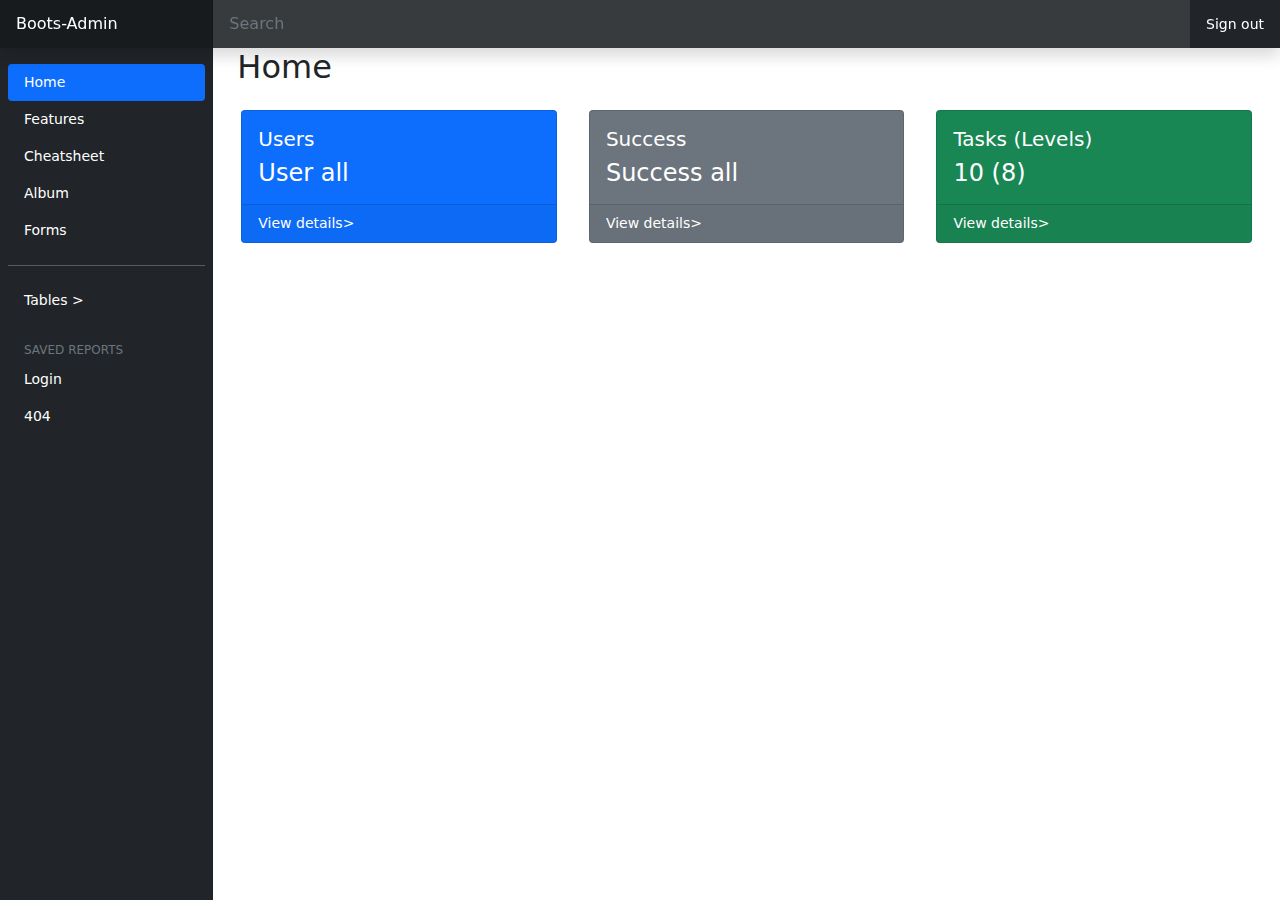
<file: index.html>
<!DOCTYPE html>
<html lang="uz">
<head>
	<meta charset="utf-8">
	<meta name="viewport" content="width=device-width, initial-scale=1">
	<meta name="description" content="">
	<meta name="author" content="LifePC GrouP">
	<title>Home</title>

	<!-- Bootstrap core CSS -->
	<link href="assets/css/bootstrap.min.css" rel="stylesheet">

	<!-- Custom styles for this template -->
	<link href="assets/css/home.style.css" rel="stylesheet">
</head>
<body>

	<header class="navbar navbar-dark sticky-top bg-dark flex-md-nowrap p-0 shadow">
		<a class="navbar-brand col-md-3 col-lg-2 me-0 px-3" href="#">Boots-Admin</a>
		<button class="navbar-toggler position-absolute d-md-none collapsed" type="button" data-bs-toggle="collapse" data-bs-target="#sidebarMenu" aria-controls="sidebarMenu" aria-expanded="false" aria-label="Toggle navigation">
			<span class="navbar-toggler-icon"></span>
		</button>
		<input class="form-control form-control-dark w-100" type="text" placeholder="Search" aria-label="Search">
		<ul class="navbar-nav px-3">
			<li class="nav-item text-nowrap">
				<a class="nav-link text-white" href="#">Sign out</a>
			</li>
		</ul>
	</header>

	<div class="container-fluid">
		<div class="row">
			<nav id="sidebarMenu" class="col-md-3 col-lg-2 d-md-block sidebar collapse text-white bg-dark pt-5 p-2">
				<div class="position-sticky pt-3">
					<ul class="nav flex-column nav-pills mb-auto">
						<li class="nav-item">
							<a class="nav-link text-white active" href="#">Home</a>
						</li>
						<li class="nav-item">
							<a class="nav-link text-white" href="features.html">Features</a>
						</li>
						<li class="nav-item">
							<a class="nav-link text-white" href="cheatsheet.html">Cheatsheet</a>
						</li>
						<li class="nav-item">
			                <a class="nav-link text-white" href="album.html">Album</a>
			            </li>
			            <li class="nav-item">
			              <a class="nav-link text-white" href="forms.html">Forms</a>
			            </li>
			            <hr>
						<li class="nav-item ">
			              <a class="nav-link px-3 text-white collapsed" data-bs-toggle="collapse" href="#layouts">
			                <span>Tables</span>
			                <span class="ms-auto">
			                  <span class="right-icon">></span>
			                </span>
			              </a>
			              <div class="collapse" id="layouts" style="">
			                <ul class="navbar-nav ps-3">
			                  <li>
			                    <a href="tables.html" class="nav-link text-white px-3">
			                      <span>Tables</span>
			                    </a>
			                  </li>
			                  <li>
			                    <a href="data-tables.html" class="nav-link text-white px-3">
			                      <span>Data Tables</span>
			                    </a>
			                  </li>
			                </ul>
			              </div>
			            </li>
					</ul>

					<h6 class="sidebar-heading d-flex justify-content-between align-items-center px-3 mt-4 mb-1 text-muted">
						<span>Saved reports</span>
						<a class="link-secondary" href="#" aria-label="Add a new report">
							<span data-feather="plus-circle"></span>
						</a>
					</h6>
					<ul class="nav flex-column mb-2"><ul class="nav flex-column mb-2">
						<li class="nav-item">
				            <a class="nav-link text-white" href="login.html">
				              Login
				        	</a>
				        </li>
				        <li class="nav-item">
							<a class="nav-link text-white" href="404.html">
				              404
				        	</a>
				        </li>
					</ul>
					</ul>
				</div>
			</nav>

			<main class="col-md-9 ms-sm-auto col-lg-10 px-md-4">
				<h2>Home</h2>
				<div class="row">

				  <div class="col-lg-4 p-3">
				    <div class="card text-white bg-primary mb-3" >
				      <div class="card-body">
				        <div class="row">
				          <div class="col-md-8">
				            <h5 class="card-title">Users</h5>
				            <h4 class="card-text">User all</h4>
				          </div>
				          <div class="col-md-4">
				            <p class="display-4"><i class="fas fa-users"></i></p>
				          </div>
				        </div>
				        
				      </div>
				      <div class="card-footer pl-5"><a class="text-white text-decoration-none" href="#">View details></a></div>
				    </div>
				  </div>

				  <div class="col-lg-4 p-3">          
				    <div class="card text-white bg-secondary mb-3" >
				      <div class="card-body">
				        <div class="row">
				          <div class="col-md-8">
				            <h5 class="card-title">Success</h5>
				            <h4 class="card-text">Success all</h4>
				          </div>
				          <div class="col-md-4">
				            <p class="display-4"><i class="fas fa-tasks"></i></p>
				          </div>
				        </div>
				      </div>
				      <div class="card-footer pl-5"><a class="text-white text-decoration-none" href="">View details></a></div>
				    </div>
				  </div>

				  <div class="col-lg-4 p-3">          
				    <div class="card text-white bg-success mb-3" >
				      <div class="card-body">
				        <div class="row">
				          <div class="col-md-8">
				            <h5 class="card-title">Tasks (Levels)</h5>
				            <h4 class="card-text">10 (8)</h4>
				          </div>
				          <div class="col-md-4">
				            <p class="display-4"><i class="fas fa-file-alt"></i></p>
				          </div>
				        </div>
				      </div>
				      <div class="card-footer pl-5"><a class="text-white text-decoration-none"  href="">View details></a></div>
				    </div>
				  </div>
				  
				</div>
			</main>
		</div>
	</div>


	<script src="assets/js/bootstrap.bundle.min.js"></script>
</body>
</html>
</file>
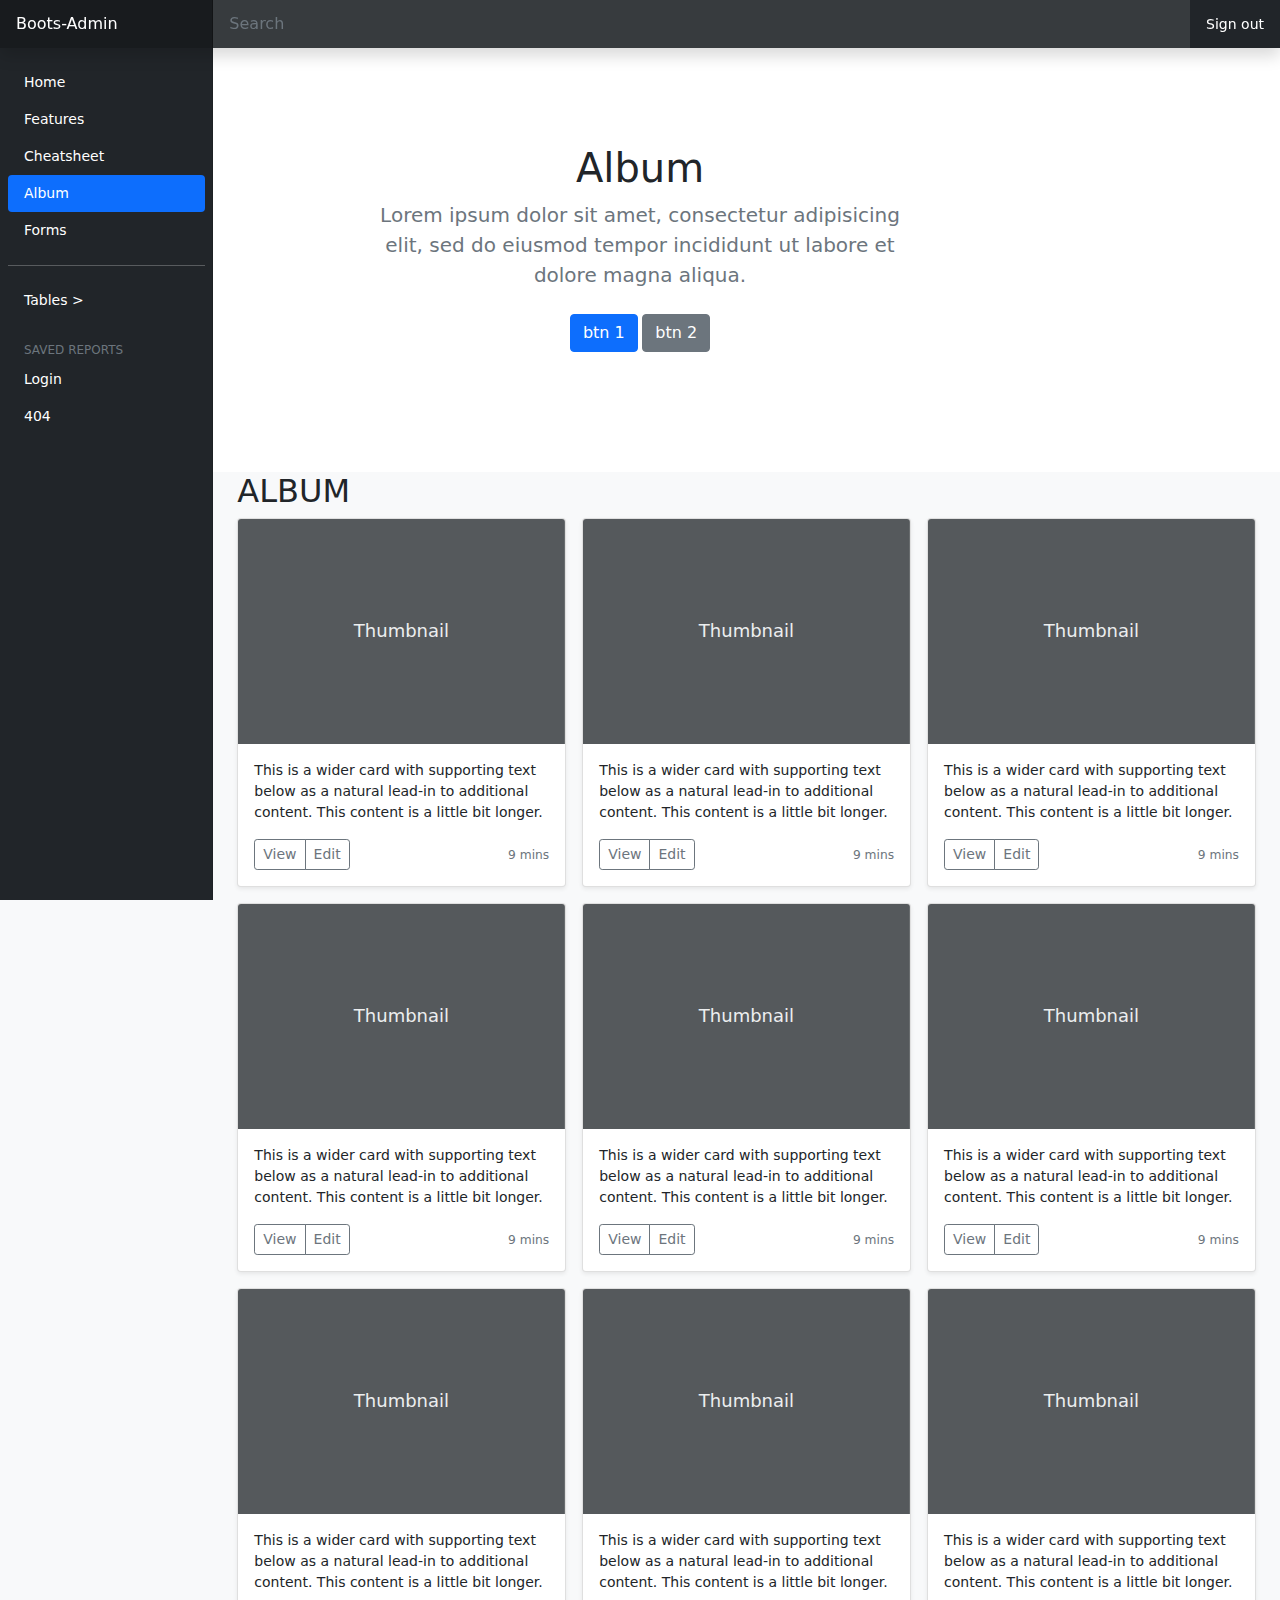
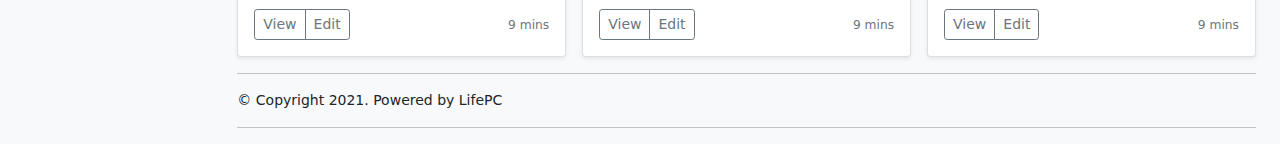
<file: album.html>
<!DOCTYPE html>
<html lang="uz">
<head>
  <meta charset="utf-8">
  <meta name="viewport" content="width=device-width, initial-scale=1">
  <meta name="description" content="">
  <meta name="author" content="LifePC GrouP">
  <title>Album</title>

  <!-- Bootstrap core CSS -->
  <link href="assets/css/bootstrap.min.css" rel="stylesheet">

  <!-- Custom styles for this template -->
  <link href="assets/css/home.style.css" rel="stylesheet">    
</head>
<body>

  <header class="navbar navbar-dark sticky-top bg-dark flex-md-nowrap p-0 shadow">
    <a class="navbar-brand col-md-3 col-lg-2 me-0 px-3" href="#">Boots-Admin</a>
    <button class="navbar-toggler position-absolute d-md-none collapsed" type="button" data-bs-toggle="collapse" data-bs-target="#sidebarMenu" aria-controls="sidebarMenu" aria-expanded="false" aria-label="Toggle navigation">
      <span class="navbar-toggler-icon"></span>
    </button>
    <input class="form-control form-control-dark w-100" type="text" placeholder="Search" aria-label="Search">
    <ul class="navbar-nav px-3">
      <li class="nav-item text-nowrap">
        <a class="nav-link text-white" href="#">Sign out</a>
      </li>
    </ul>
  </header>

  <main>

    <section class="py-5 text-center container">
      <div class="row py-lg-5">
        <div class="col-lg-6 col-md-8 mx-auto">
          <h1 class="fw-light">Album </h1>
          <p class="lead text-muted">Lorem ipsum dolor sit amet, consectetur adipisicing elit, sed do eiusmod tempor incididunt ut labore et dolore magna aliqua.</p>
          <p>
            <a href="#" class="btn btn-primary my-2">btn 1</a>
            <a href="#" class="btn btn-secondary my-2">btn 2</a>
          </p>
        </div>
      </div>
    </section>
    <div class="container-fluid album bg-light">
      <div class="row">
        <nav id="sidebarMenu" class="col-md-3 col-lg-2 d-md-block sidebar collapse text-white bg-dark pt-5 p-2">
          <div class="position-sticky pt-3">
            <ul class="nav flex-column nav-pills mb-auto">
              <li class="nav-item">
                <a class="nav-link text-white" href="index.html">Home</a>
              </li>
              <li class="nav-item">
                <a class="nav-link text-white" href="features.html">Features</a>
              </li>
              <li class="nav-item">
                <a class="nav-link text-white" href="cheatsheet.html">Cheatsheet</a>
              </li>
              <li class="nav-item">
                <a class="nav-link text-white active" href="#">Album</a>
              </li>
              <li class="nav-item">
                <a class="nav-link text-white" href="forms.html">Forms</a>
              </li>
              <hr>
              <li class="nav-item ">
                <a class="nav-link px-3 text-white collapsed" data-bs-toggle="collapse" href="#layouts">
                  <span>Tables</span>
                  <span class="ms-auto">
                    <span class="right-icon">></span>
                  </span>
                </a>
                <div class="collapse" id="layouts" style="">
                  <ul class="navbar-nav ps-3">
                    <li>
                      <a href="tables.html" class="nav-link text-white px-3">
                        <span>Tables</span>
                      </a>
                    </li>
                    <li>
                      <a href="data-tables.html" class="nav-link text-white px-3">
                        <span>Data Tables</span>
                      </a>
                    </li>
                  </ul>
                </div>
              </li>
            </ul>

            <h6 class="sidebar-heading d-flex justify-content-between align-items-center px-3 mt-4 mb-1 text-muted">
              <span>Saved reports</span>
              <a class="link-secondary" href="#" aria-label="Add a new report">
                <span data-feather="plus-circle"></span>
              </a>
            </h6>
            <ul class="nav flex-column mb-2"><ul class="nav flex-column mb-2">
              <li class="nav-item">
                <a class="nav-link text-white" href="login.html">
                  Login
                </a>
              </li>
              <li class="nav-item">
                <a class="nav-link text-white" href="404.html">
                  404
                </a>
              </li>
            </ul>
          </ul>
        </div>
      </nav>

      <main class="col-md-9 ms-sm-auto col-lg-10 px-md-4">
        <h2>ALBUM</h2>
        
        <div class="row row-cols-1 row-cols-sm-2 row-cols-md-3 g-3">
          <div class="col">
            <div class="card shadow-sm">
              <svg class="bd-placeholder-img card-img-top" width="100%" height="225" xmlns="http://www.w3.org/2000/svg" role="img" aria-label="Placeholder: Thumbnail" preserveAspectRatio="xMidYMid slice" focusable="false"><title>Placeholder</title><rect width="100%" height="100%" fill="#55595c"/><text x="50%" y="50%" fill="#eceeef" dy=".3em">Thumbnail</text></svg>

              <div class="card-body">
                <p class="card-text">This is a wider card with supporting text below as a natural lead-in to additional content. This content is a little bit longer.</p>
                <div class="d-flex justify-content-between align-items-center">
                  <div class="btn-group">
                    <button type="button" class="btn btn-sm btn-outline-secondary">View</button>
                    <button type="button" class="btn btn-sm btn-outline-secondary">Edit</button>
                  </div>
                  <small class="text-muted">9 mins</small>
                </div>
              </div>
            </div>
          </div>
          <div class="col">
            <div class="card shadow-sm">
              <svg class="bd-placeholder-img card-img-top" width="100%" height="225" xmlns="http://www.w3.org/2000/svg" role="img" aria-label="Placeholder: Thumbnail" preserveAspectRatio="xMidYMid slice" focusable="false"><title>Placeholder</title><rect width="100%" height="100%" fill="#55595c"/><text x="50%" y="50%" fill="#eceeef" dy=".3em">Thumbnail</text></svg>

              <div class="card-body">
                <p class="card-text">This is a wider card with supporting text below as a natural lead-in to additional content. This content is a little bit longer.</p>
                <div class="d-flex justify-content-between align-items-center">
                  <div class="btn-group">
                    <button type="button" class="btn btn-sm btn-outline-secondary">View</button>
                    <button type="button" class="btn btn-sm btn-outline-secondary">Edit</button>
                  </div>
                  <small class="text-muted">9 mins</small>
                </div>
              </div>
            </div>
          </div>
          <div class="col">
            <div class="card shadow-sm">
              <svg class="bd-placeholder-img card-img-top" width="100%" height="225" xmlns="http://www.w3.org/2000/svg" role="img" aria-label="Placeholder: Thumbnail" preserveAspectRatio="xMidYMid slice" focusable="false"><title>Placeholder</title><rect width="100%" height="100%" fill="#55595c"/><text x="50%" y="50%" fill="#eceeef" dy=".3em">Thumbnail</text></svg>

              <div class="card-body">
                <p class="card-text">This is a wider card with supporting text below as a natural lead-in to additional content. This content is a little bit longer.</p>
                <div class="d-flex justify-content-between align-items-center">
                  <div class="btn-group">
                    <button type="button" class="btn btn-sm btn-outline-secondary">View</button>
                    <button type="button" class="btn btn-sm btn-outline-secondary">Edit</button>
                  </div>
                  <small class="text-muted">9 mins</small>
                </div>
              </div>
            </div>
          </div>

          <div class="col">
            <div class="card shadow-sm">
              <svg class="bd-placeholder-img card-img-top" width="100%" height="225" xmlns="http://www.w3.org/2000/svg" role="img" aria-label="Placeholder: Thumbnail" preserveAspectRatio="xMidYMid slice" focusable="false"><title>Placeholder</title><rect width="100%" height="100%" fill="#55595c"/><text x="50%" y="50%" fill="#eceeef" dy=".3em">Thumbnail</text></svg>

              <div class="card-body">
                <p class="card-text">This is a wider card with supporting text below as a natural lead-in to additional content. This content is a little bit longer.</p>
                <div class="d-flex justify-content-between align-items-center">
                  <div class="btn-group">
                    <button type="button" class="btn btn-sm btn-outline-secondary">View</button>
                    <button type="button" class="btn btn-sm btn-outline-secondary">Edit</button>
                  </div>
                  <small class="text-muted">9 mins</small>
                </div>
              </div>
            </div>
          </div>
          <div class="col">
            <div class="card shadow-sm">
              <svg class="bd-placeholder-img card-img-top" width="100%" height="225" xmlns="http://www.w3.org/2000/svg" role="img" aria-label="Placeholder: Thumbnail" preserveAspectRatio="xMidYMid slice" focusable="false"><title>Placeholder</title><rect width="100%" height="100%" fill="#55595c"/><text x="50%" y="50%" fill="#eceeef" dy=".3em">Thumbnail</text></svg>

              <div class="card-body">
                <p class="card-text">This is a wider card with supporting text below as a natural lead-in to additional content. This content is a little bit longer.</p>
                <div class="d-flex justify-content-between align-items-center">
                  <div class="btn-group">
                    <button type="button" class="btn btn-sm btn-outline-secondary">View</button>
                    <button type="button" class="btn btn-sm btn-outline-secondary">Edit</button>
                  </div>
                  <small class="text-muted">9 mins</small>
                </div>
              </div>
            </div>
          </div>
          <div class="col">
            <div class="card shadow-sm">
              <svg class="bd-placeholder-img card-img-top" width="100%" height="225" xmlns="http://www.w3.org/2000/svg" role="img" aria-label="Placeholder: Thumbnail" preserveAspectRatio="xMidYMid slice" focusable="false"><title>Placeholder</title><rect width="100%" height="100%" fill="#55595c"/><text x="50%" y="50%" fill="#eceeef" dy=".3em">Thumbnail</text></svg>

              <div class="card-body">
                <p class="card-text">This is a wider card with supporting text below as a natural lead-in to additional content. This content is a little bit longer.</p>
                <div class="d-flex justify-content-between align-items-center">
                  <div class="btn-group">
                    <button type="button" class="btn btn-sm btn-outline-secondary">View</button>
                    <button type="button" class="btn btn-sm btn-outline-secondary">Edit</button>
                  </div>
                  <small class="text-muted">9 mins</small>
                </div>
              </div>
            </div>
          </div>

          <div class="col">
            <div class="card shadow-sm">
              <svg class="bd-placeholder-img card-img-top" width="100%" height="225" xmlns="http://www.w3.org/2000/svg" role="img" aria-label="Placeholder: Thumbnail" preserveAspectRatio="xMidYMid slice" focusable="false"><title>Placeholder</title><rect width="100%" height="100%" fill="#55595c"/><text x="50%" y="50%" fill="#eceeef" dy=".3em">Thumbnail</text></svg>

              <div class="card-body">
                <p class="card-text">This is a wider card with supporting text below as a natural lead-in to additional content. This content is a little bit longer.</p>
                <div class="d-flex justify-content-between align-items-center">
                  <div class="btn-group">
                    <button type="button" class="btn btn-sm btn-outline-secondary">View</button>
                    <button type="button" class="btn btn-sm btn-outline-secondary">Edit</button>
                  </div>
                  <small class="text-muted">9 mins</small>
                </div>
              </div>
            </div>
          </div>
          <div class="col">
            <div class="card shadow-sm">
              <svg class="bd-placeholder-img card-img-top" width="100%" height="225" xmlns="http://www.w3.org/2000/svg" role="img" aria-label="Placeholder: Thumbnail" preserveAspectRatio="xMidYMid slice" focusable="false"><title>Placeholder</title><rect width="100%" height="100%" fill="#55595c"/><text x="50%" y="50%" fill="#eceeef" dy=".3em">Thumbnail</text></svg>

              <div class="card-body">
                <p class="card-text">This is a wider card with supporting text below as a natural lead-in to additional content. This content is a little bit longer.</p>
                <div class="d-flex justify-content-between align-items-center">
                  <div class="btn-group">
                    <button type="button" class="btn btn-sm btn-outline-secondary">View</button>
                    <button type="button" class="btn btn-sm btn-outline-secondary">Edit</button>
                  </div>
                  <small class="text-muted">9 mins</small>
                </div>
              </div>
            </div>
          </div>
          <div class="col">
            <div class="card shadow-sm">
              <svg class="bd-placeholder-img card-img-top" width="100%" height="225" xmlns="http://www.w3.org/2000/svg" role="img" aria-label="Placeholder: Thumbnail" preserveAspectRatio="xMidYMid slice" focusable="false"><title>Placeholder</title><rect width="100%" height="100%" fill="#55595c"/><text x="50%" y="50%" fill="#eceeef" dy=".3em">Thumbnail</text></svg>

              <div class="card-body">
                <p class="card-text">This is a wider card with supporting text below as a natural lead-in to additional content. This content is a little bit longer.</p>
                <div class="d-flex justify-content-between align-items-center">
                  <div class="btn-group">
                    <button type="button" class="btn btn-sm btn-outline-secondary">View</button>
                    <button type="button" class="btn btn-sm btn-outline-secondary">Edit</button>
                  </div>
                  <small class="text-muted">9 mins</small>
                </div>
              </div>
            </div>
          </div>
        </div>
                
        <hr>
            <p class="mb-1">&copy; Copyright 2021. Powered by LifePC</p>
        <hr>
      </main>
    </div>
  </div>

<script src="assets/js/bootstrap.bundle.min.js"></script>


</body>
</html>
</file>
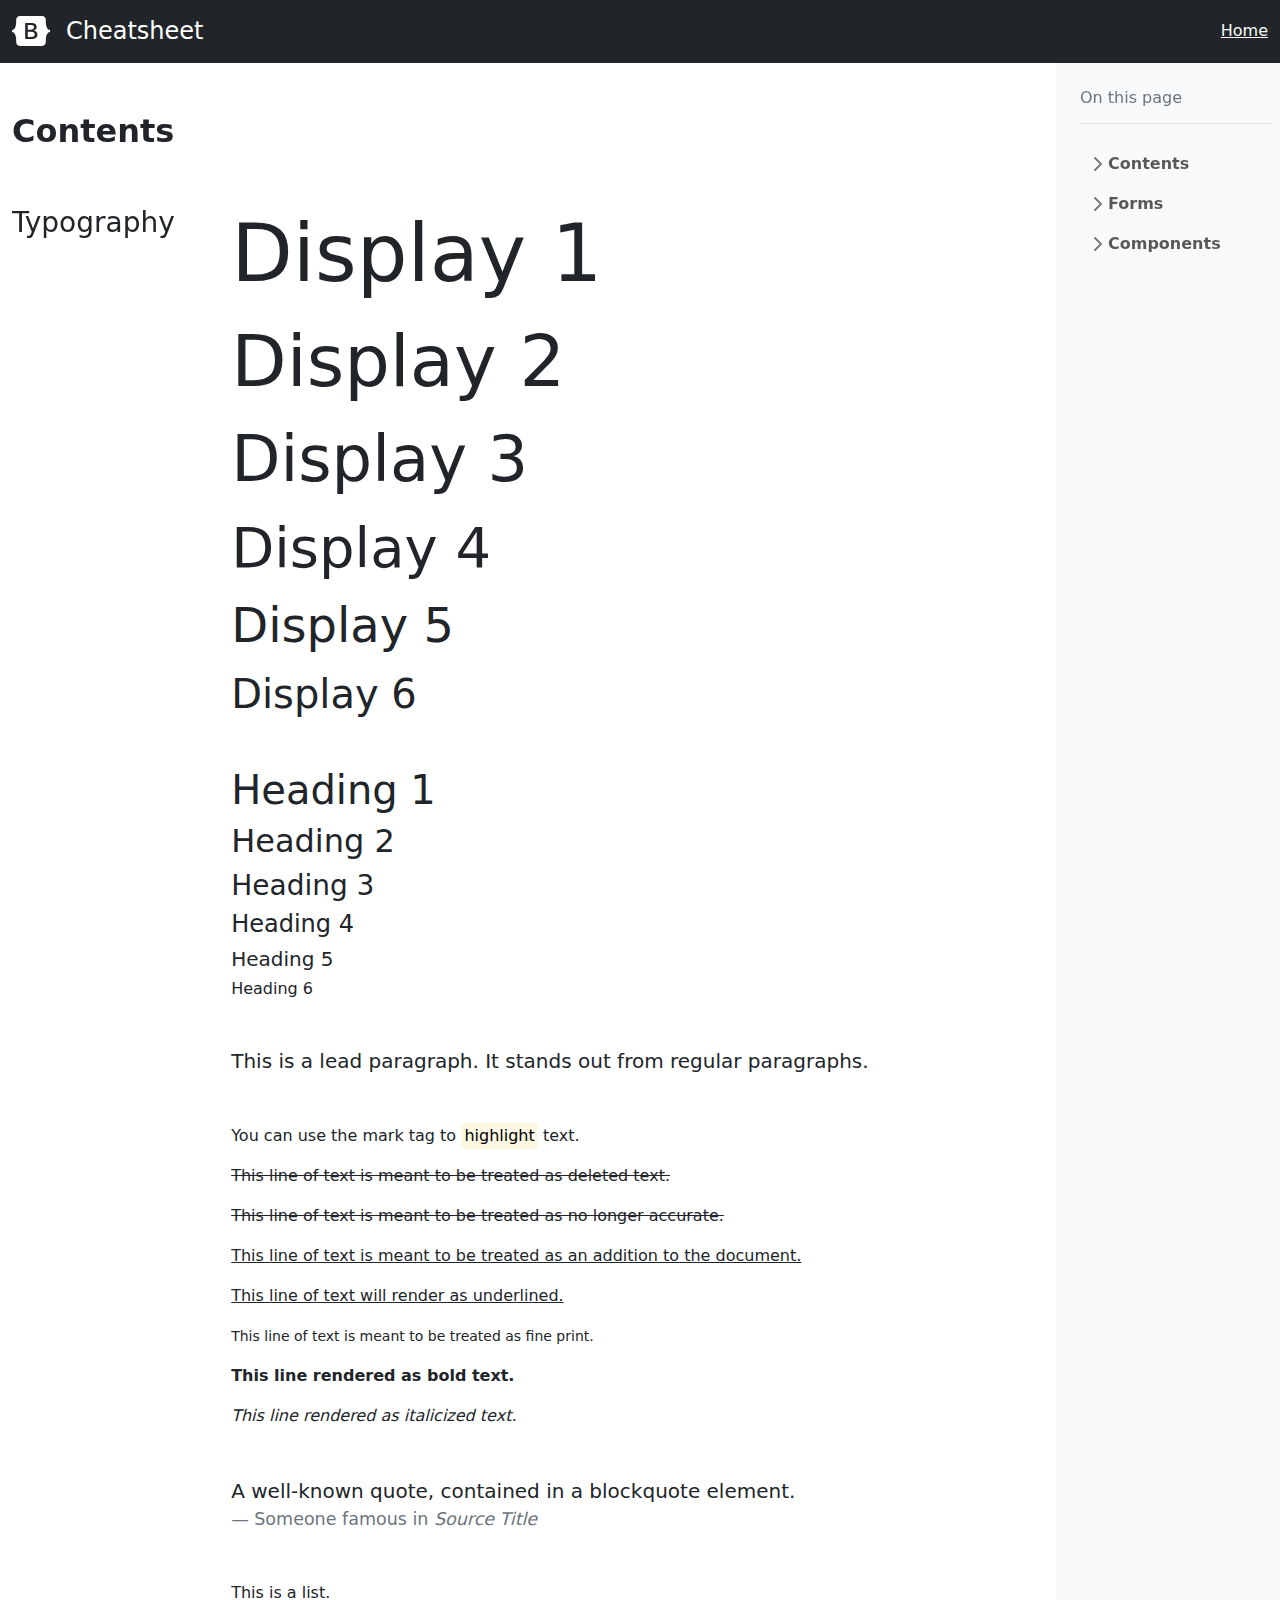
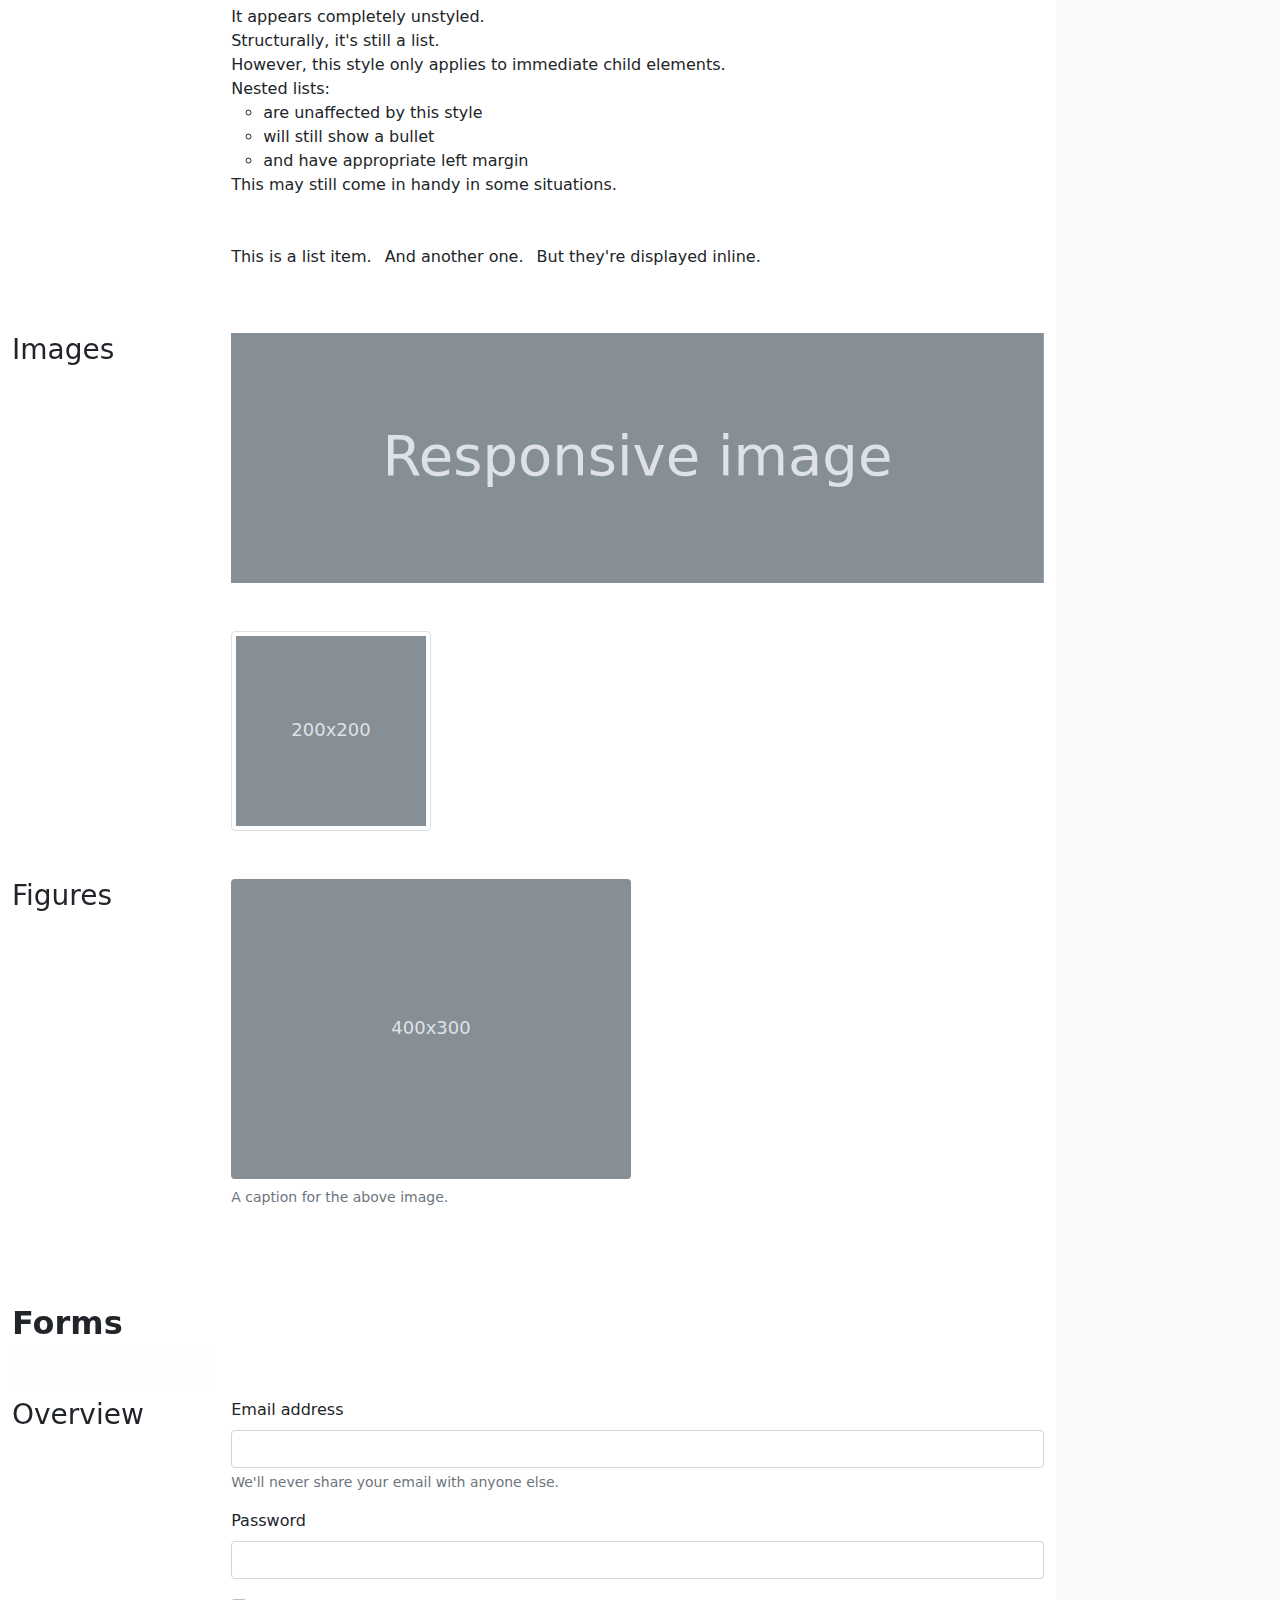
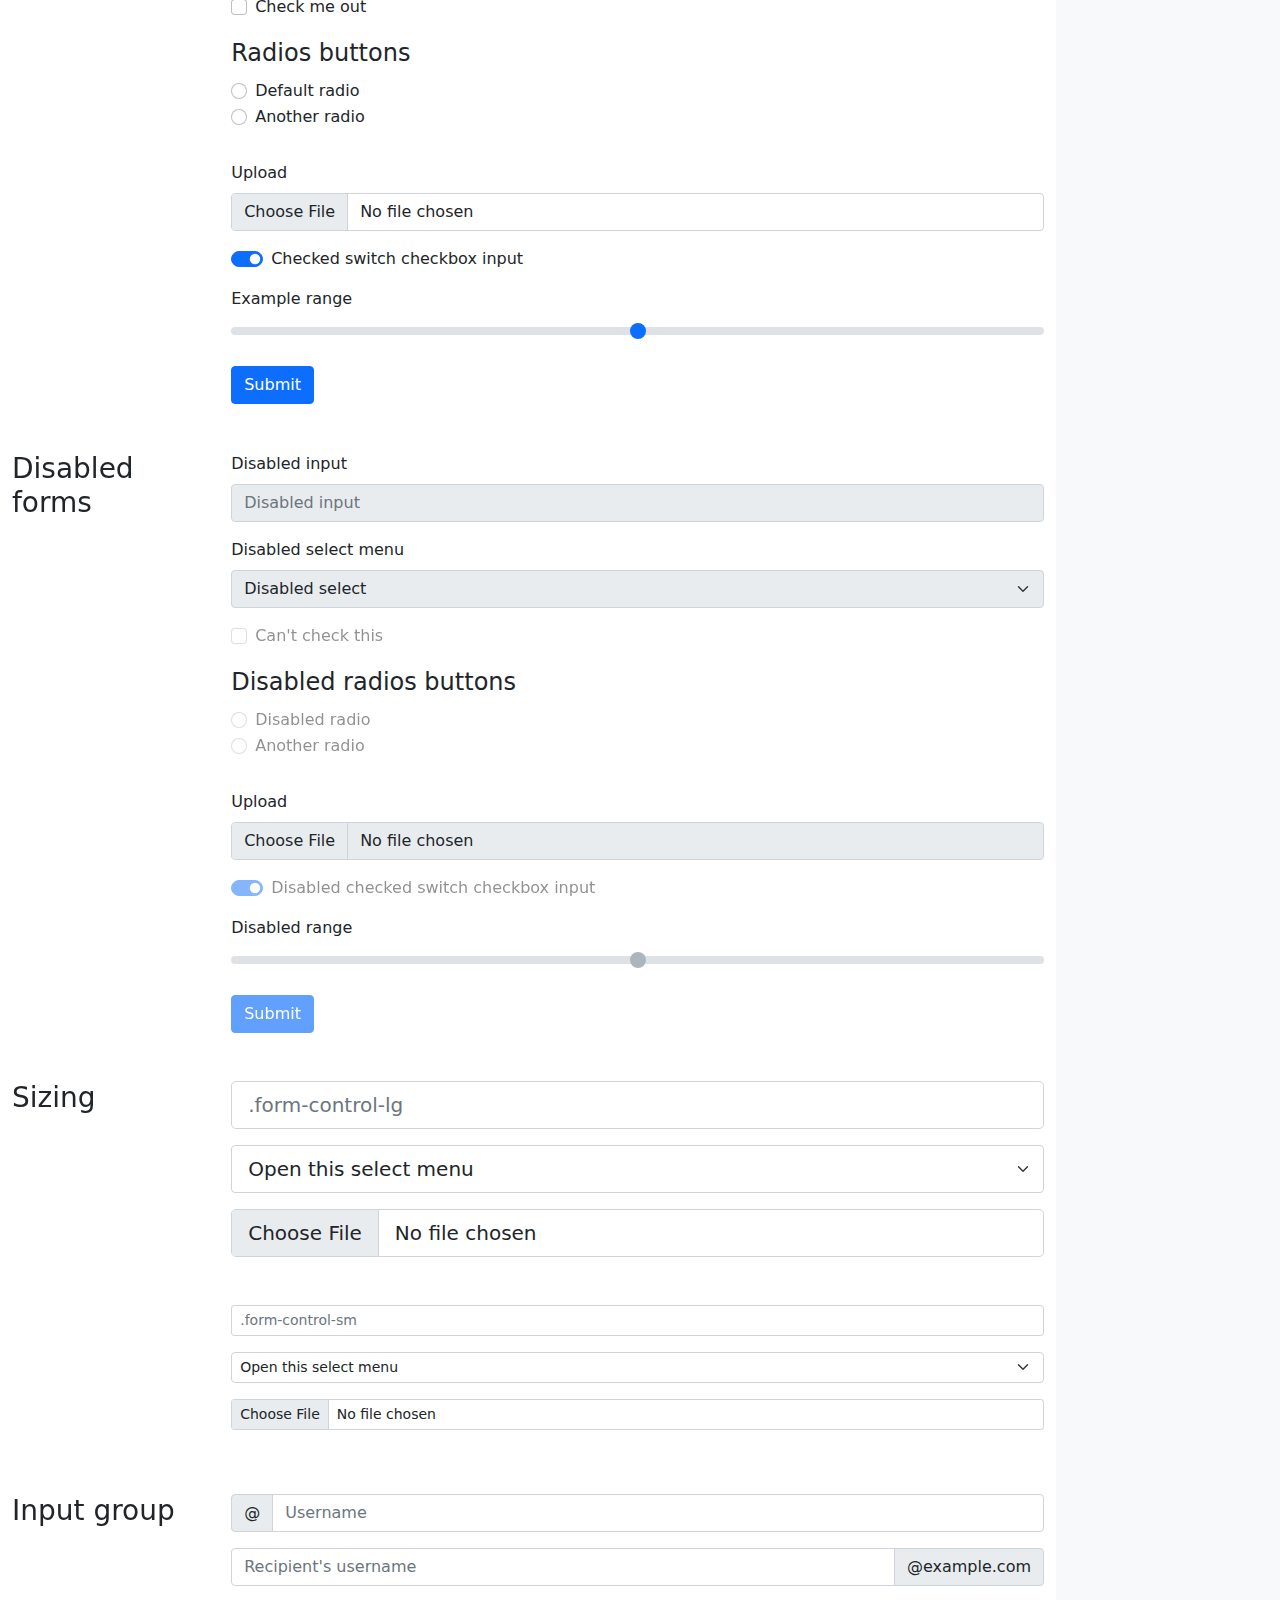
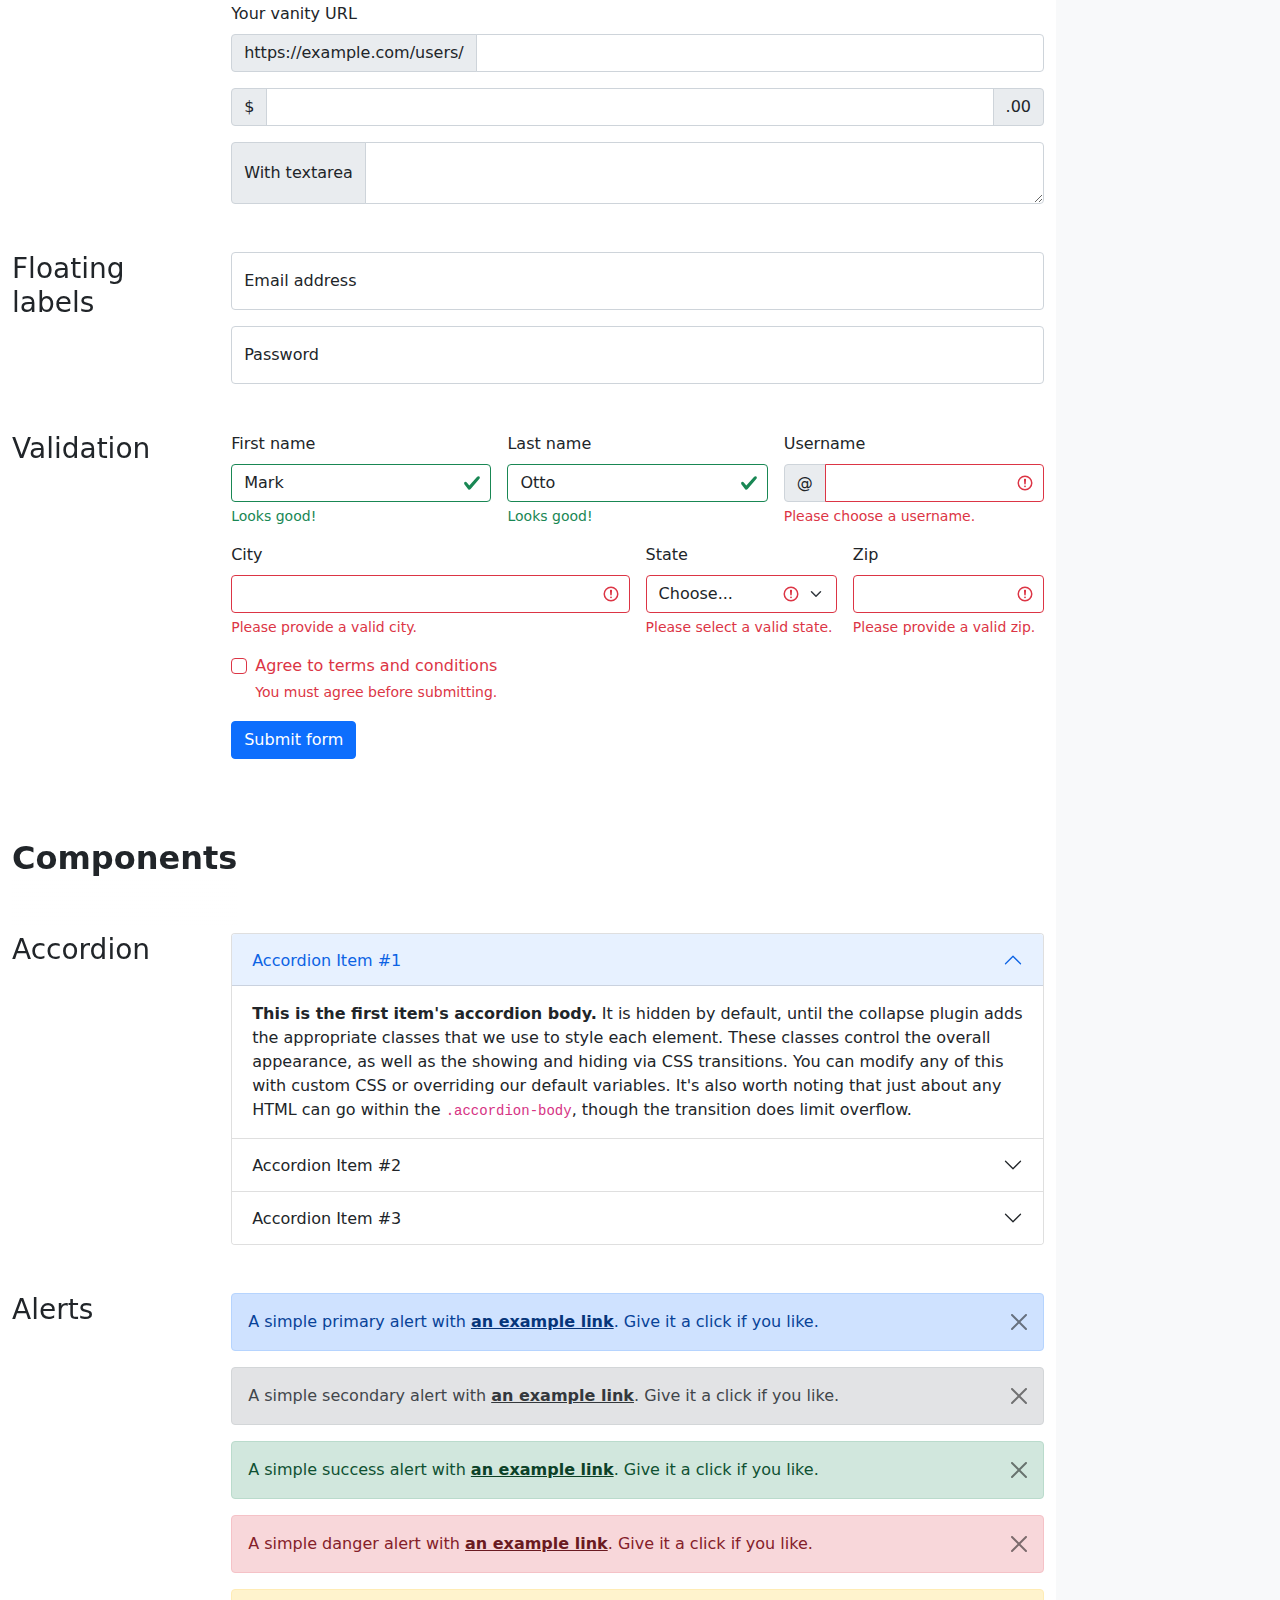
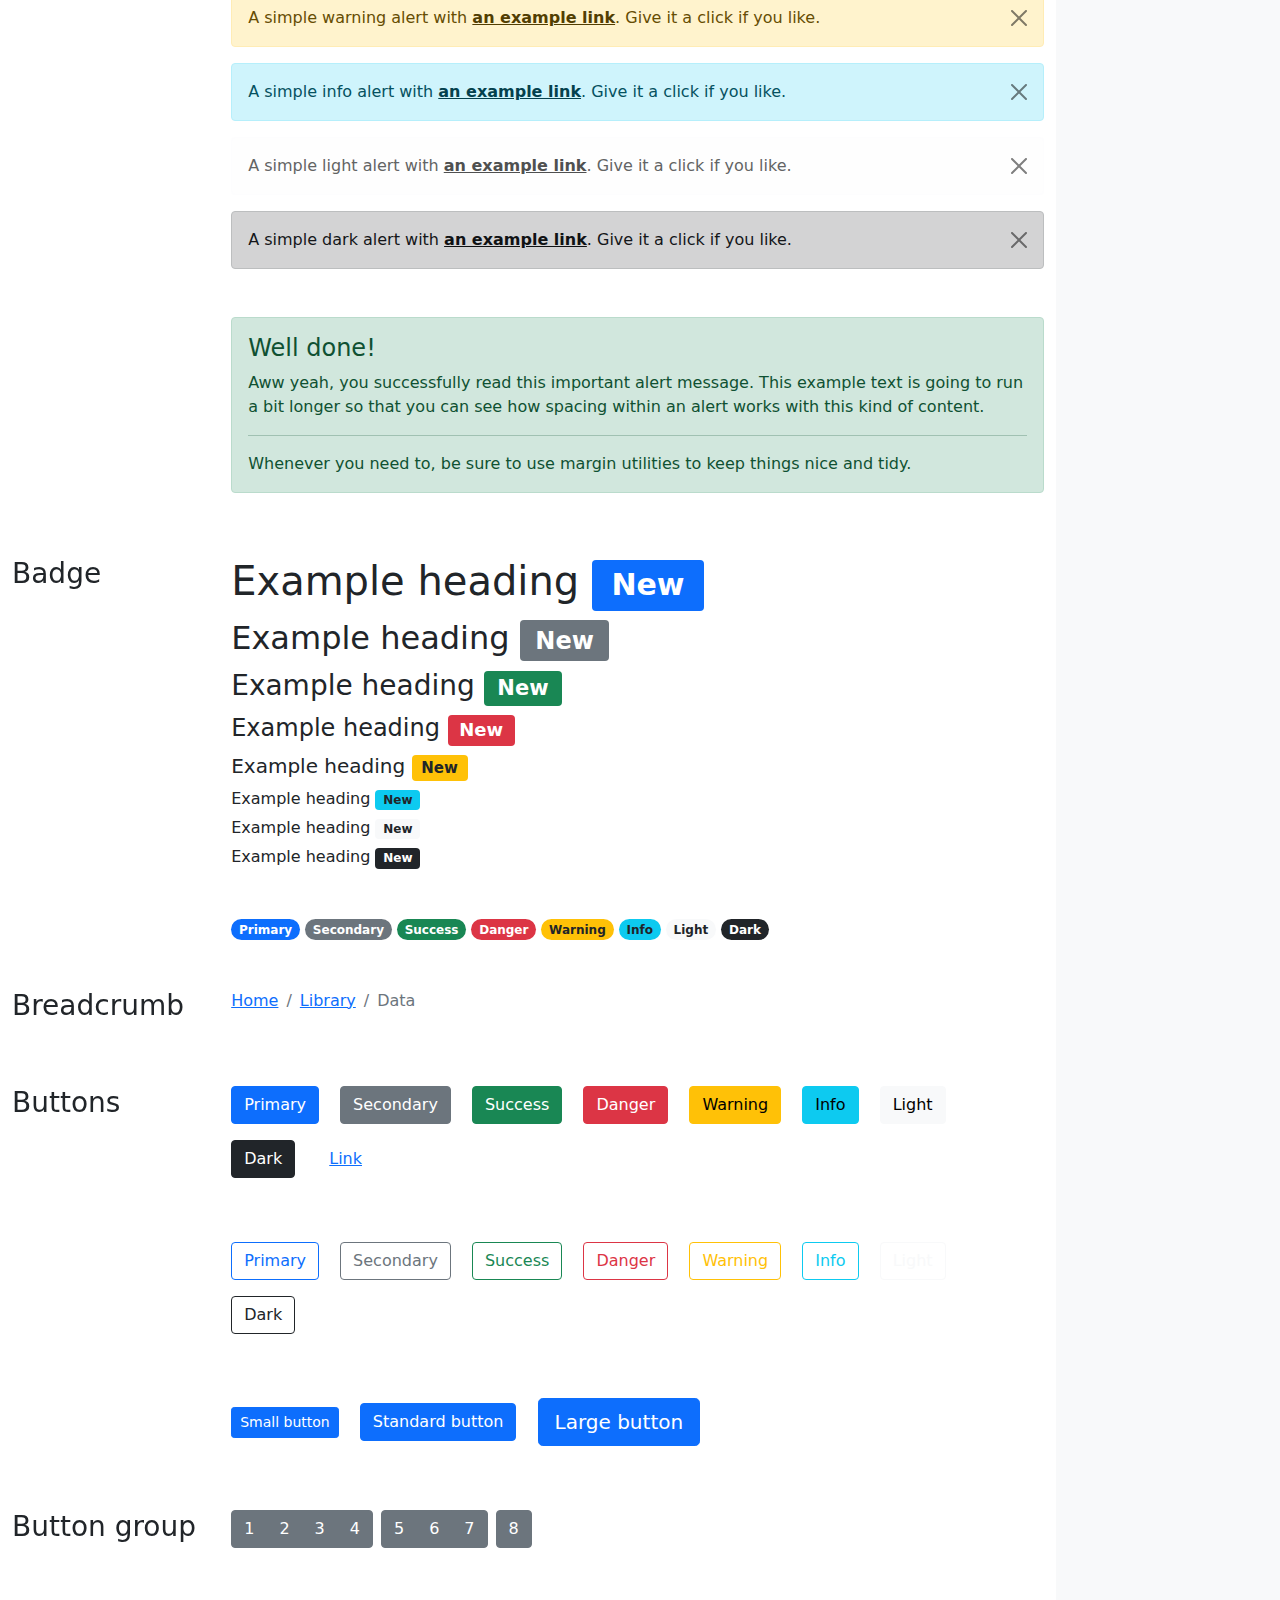
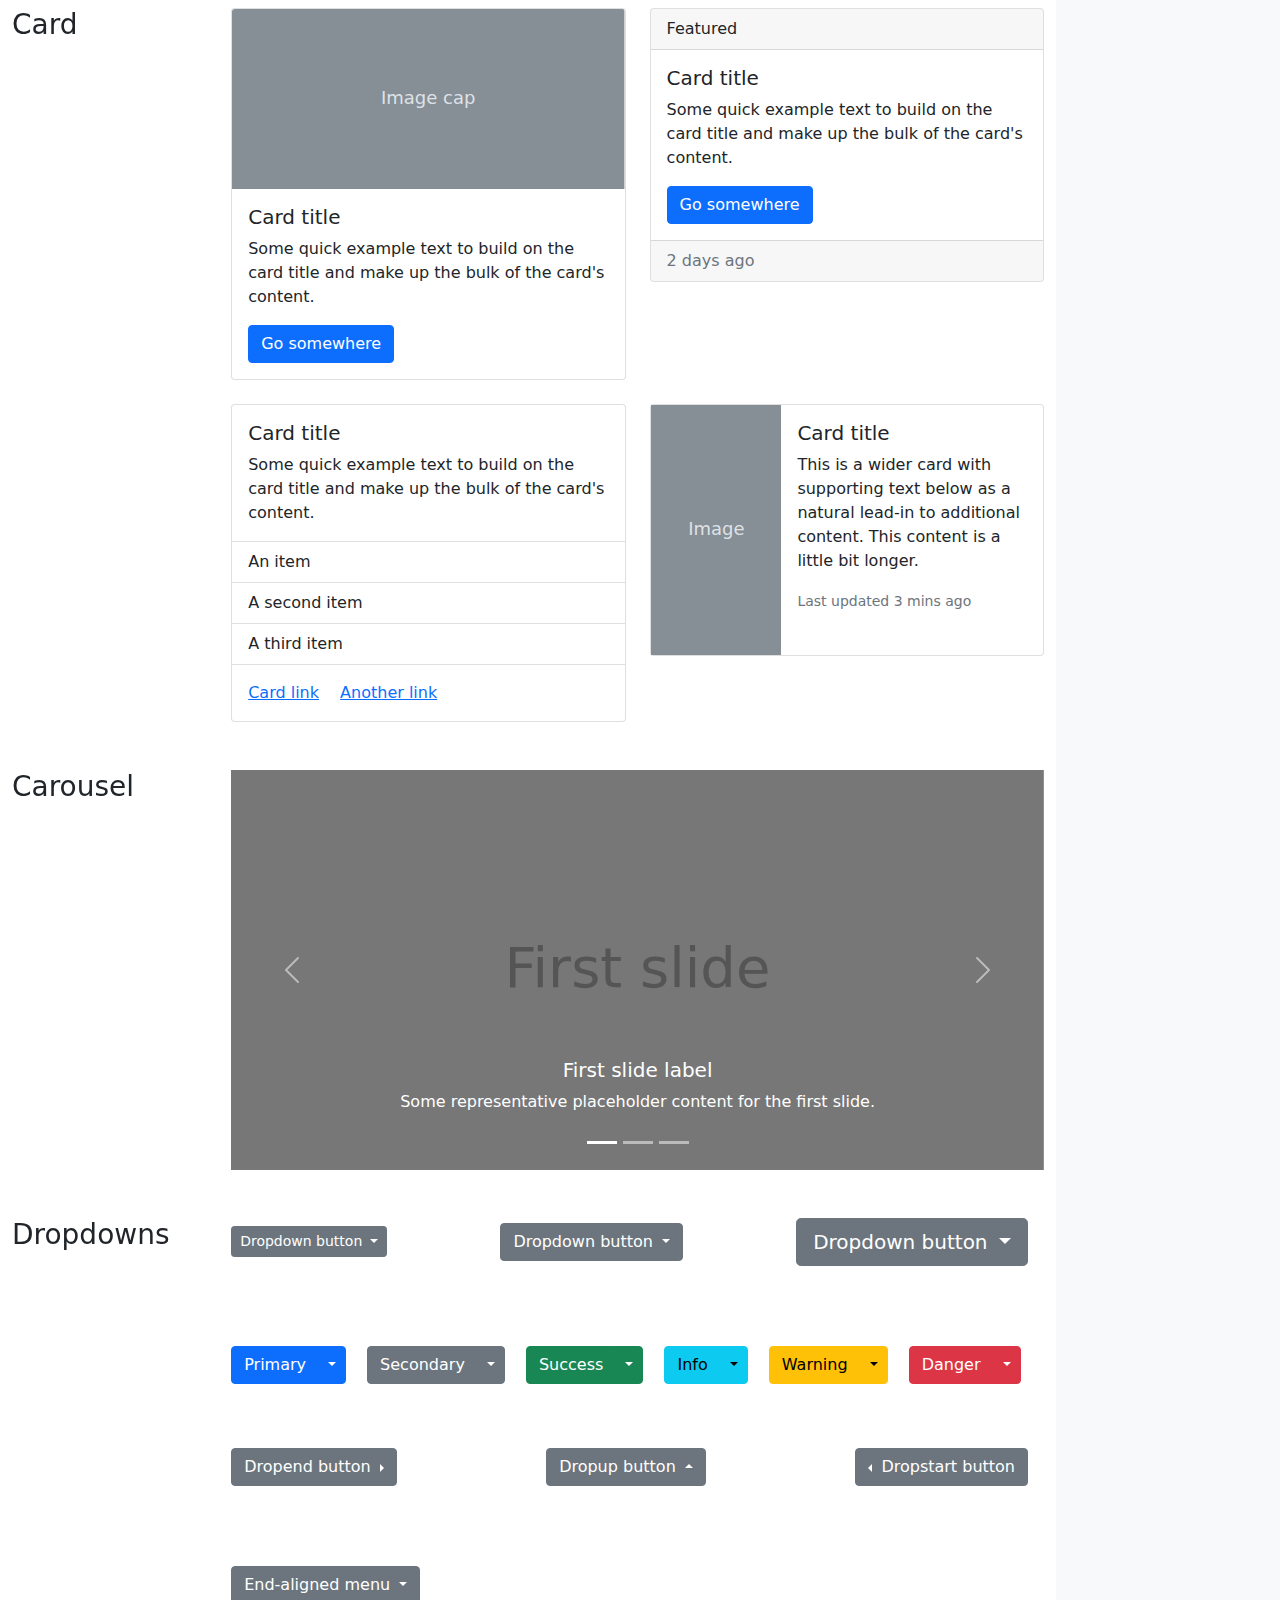
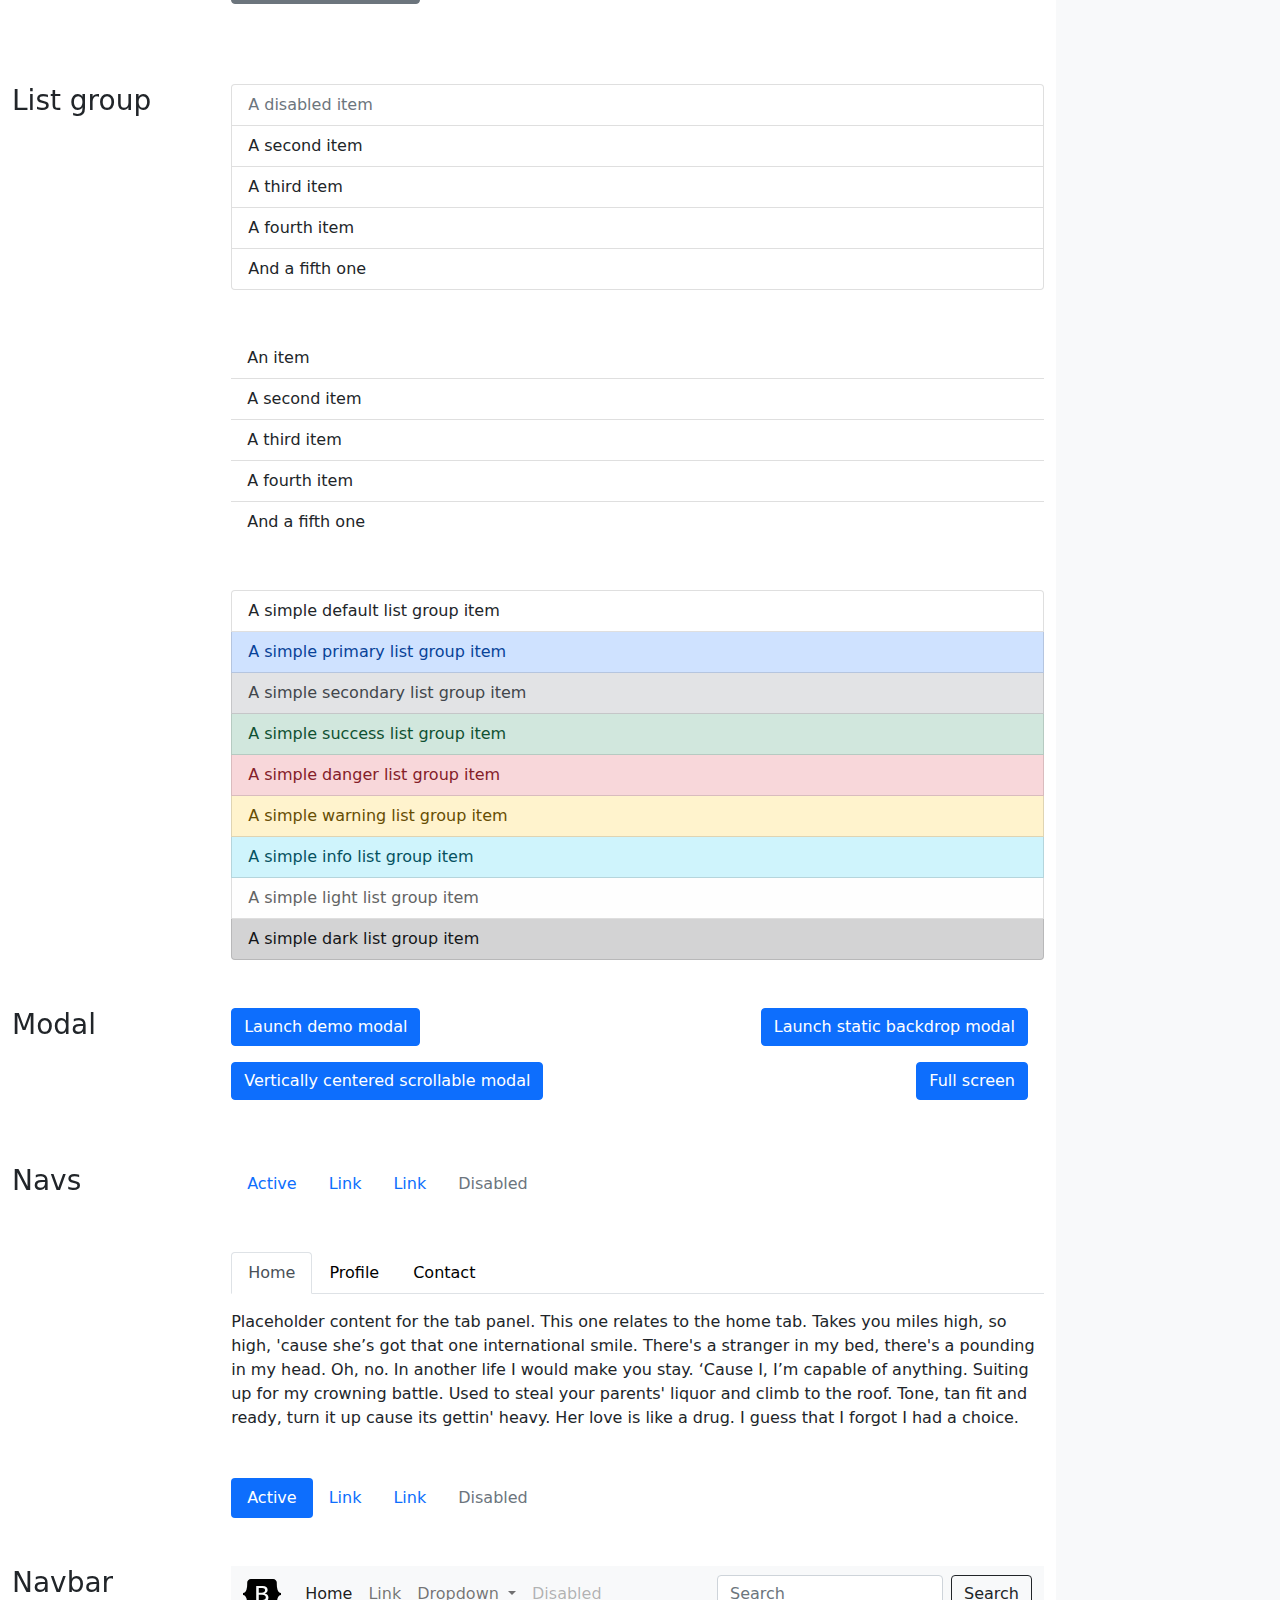
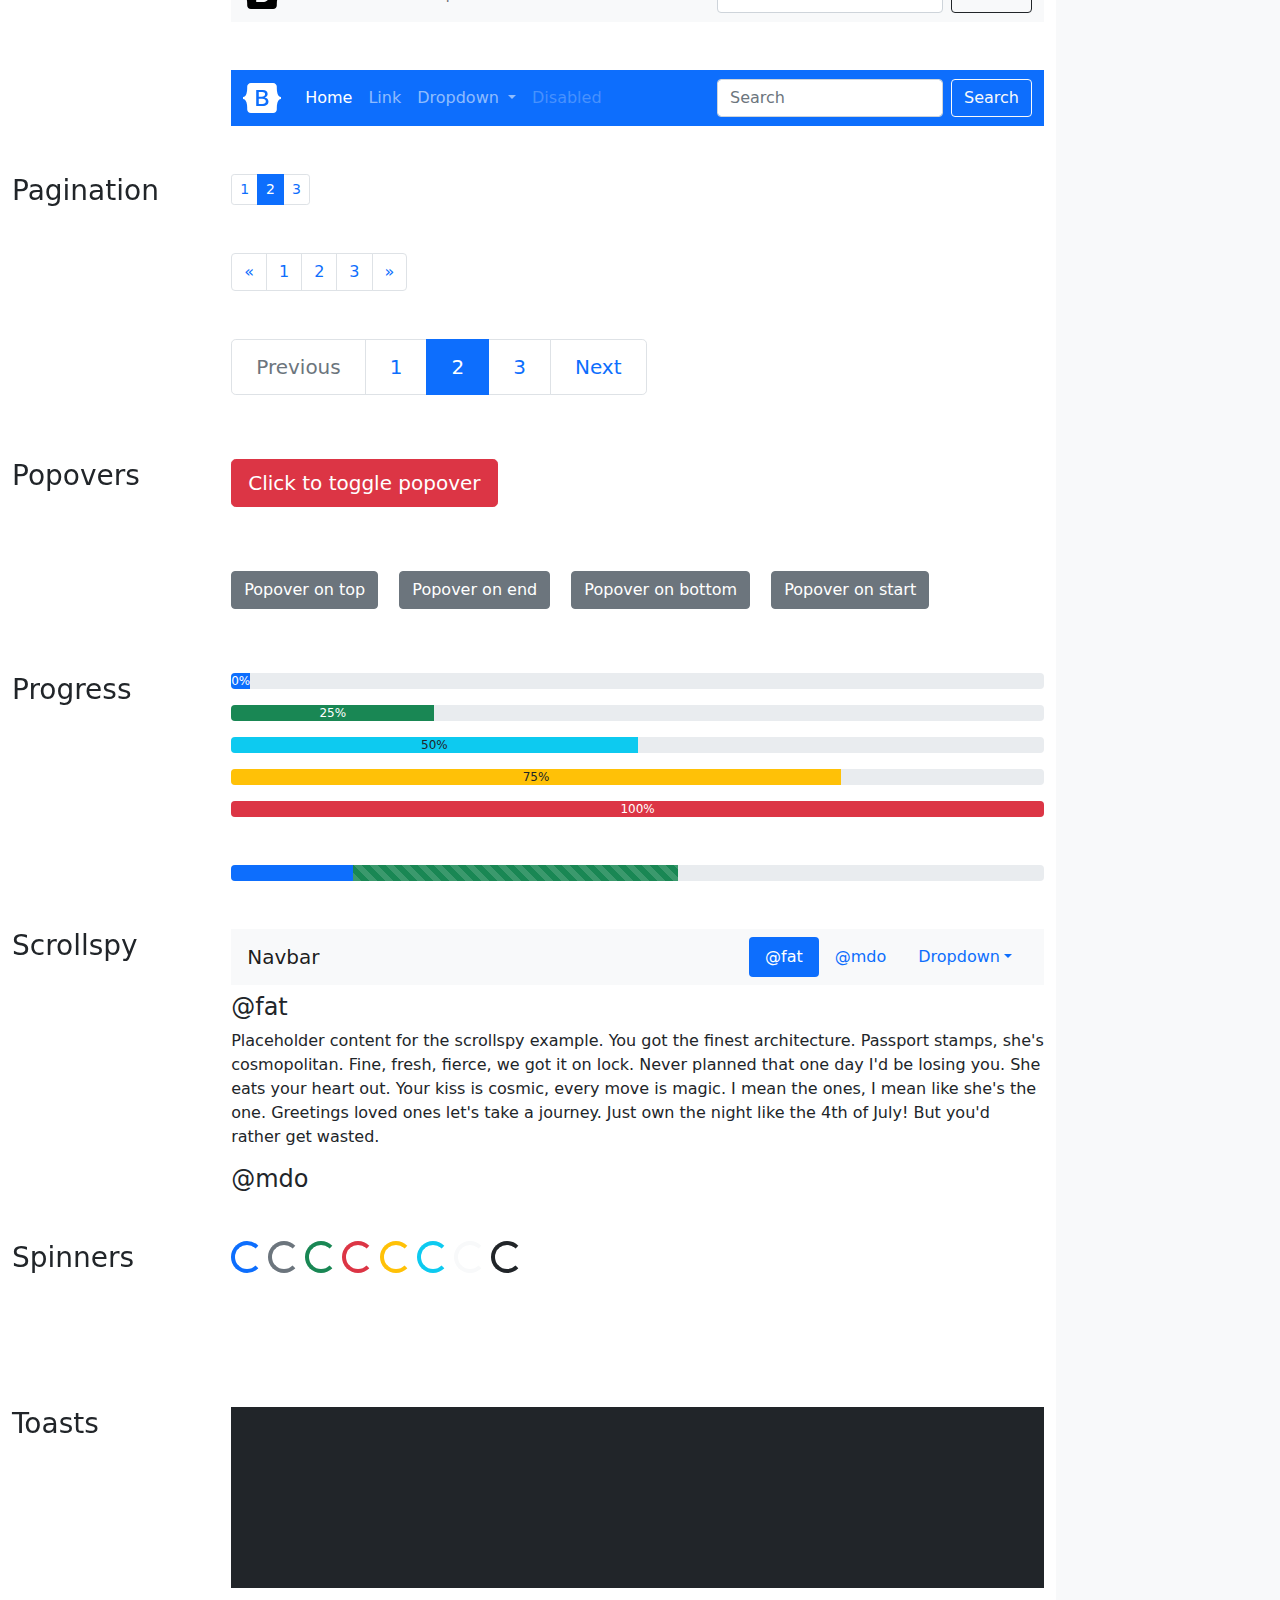
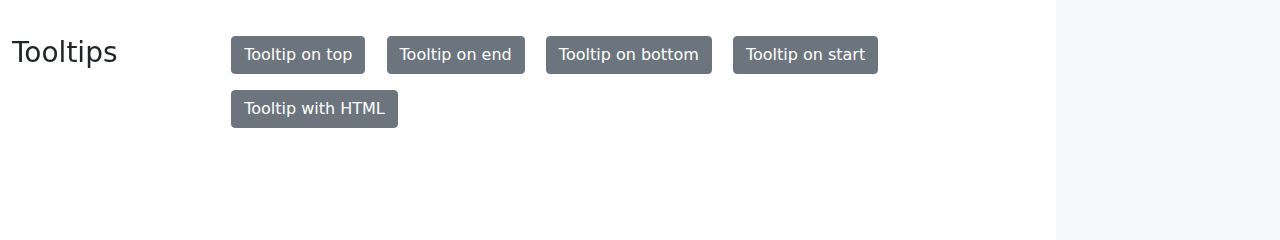
<file: cheatsheet.html>
<!DOCTYPE html>
<html lang="uz">
<head>
	<meta charset="utf-8">
	<meta name="viewport" content="width=device-width, initial-scale=1">
	<meta name="description" content="">
	<meta name="author" content="LifePC GrouP">
    <title>Cheatsheet · Bootstrap v5.0</title>

    <!-- Bootstrap core CSS -->
	<link href="assets/css/bootstrap.min.css" rel="stylesheet">

    <style>
      .bd-placeholder-img {
        font-size: 1.125rem;
        text-anchor: middle;
        -webkit-user-select: none;
        -moz-user-select: none;
        user-select: none;
      }

      @media (min-width: 768px) {
        .bd-placeholder-img-lg {
          font-size: 3.5rem;
        }
      }
    </style>

    
    <!-- Custom styles for this template -->
    <link href="assets/css/cheatsheet.style.css" rel="stylesheet">
  </head>
  <body class="bg-light">
    
<header class="bd-header bg-dark py-3 d-flex align-items-stretch border-bottom border-dark">
  <div class="container-fluid d-flex align-items-center">
    <h1 class="d-flex align-items-center fs-4 text-white mb-0">
      <img src="assets/brand/bootstrap-logo-white.svg" width="38" height="30" class="me-3" alt="Bootstrap">
      Cheatsheet
    </h1>
    <a href="index.html" class="ms-auto link-light" hreflang="ar">Home</a>
  </div>
</header>
<aside class="bd-aside sticky-xl-top text-muted align-self-start mb-3 mb-xl-5 px-2">
  <h2 class="h6 pt-4 pb-3 mb-4 border-bottom">On this page</h2>
  <nav class="small" id="toc">
    <ul class="list-unstyled">
      <li class="my-2">
        <button class="btn d-inline-flex align-items-center collapsed" data-bs-toggle="collapse" aria-expanded="false" data-bs-target="#contents-collapse" aria-controls="contents-collapse">Contents</button>
        <ul class="list-unstyled ps-3 collapse" id="contents-collapse">
          <li><a class="d-inline-flex align-items-center rounded" href="#typography">Typography</a></li>
          <li><a class="d-inline-flex align-items-center rounded" href="#images">Images</a></li>
          <li><a class="d-inline-flex align-items-center rounded" href="#figures">Figures</a></li>
        </ul>
      </li>
      <li class="my-2">
        <button class="btn d-inline-flex align-items-center collapsed" data-bs-toggle="collapse" aria-expanded="false" data-bs-target="#forms-collapse" aria-controls="forms-collapse">Forms</button>
        <ul class="list-unstyled ps-3 collapse" id="forms-collapse">
          <li><a class="d-inline-flex align-items-center rounded" href="#overview">Overview</a></li>
          <li><a class="d-inline-flex align-items-center rounded" href="#disabled-forms">Disabled forms</a></li>
          <li><a class="d-inline-flex align-items-center rounded" href="#sizing">Sizing</a></li>
          <li><a class="d-inline-flex align-items-center rounded" href="#input-group">Input group</a></li>
          <li><a class="d-inline-flex align-items-center rounded" href="#floating-labels">Floating labels</a></li>
          <li><a class="d-inline-flex align-items-center rounded" href="#validation">Validation</a></li>
        </ul>
      </li>
      <li class="my-2">
        <button class="btn d-inline-flex align-items-center collapsed" data-bs-toggle="collapse" aria-expanded="false" data-bs-target="#components-collapse" aria-controls="components-collapse">Components</button>
        <ul class="list-unstyled ps-3 collapse" id="components-collapse">
          <li><a class="d-inline-flex align-items-center rounded" href="#accordion">Accordion</a></li>
          <li><a class="d-inline-flex align-items-center rounded" href="#alerts">Alerts</a></li>
          <li><a class="d-inline-flex align-items-center rounded" href="#badge">Badge</a></li>
          <li><a class="d-inline-flex align-items-center rounded" href="#breadcrumb">Breadcrumb</a></li>
          <li><a class="d-inline-flex align-items-center rounded" href="#buttons">Buttons</a></li>
          <li><a class="d-inline-flex align-items-center rounded" href="#button-group">Button group</a></li>
          <li><a class="d-inline-flex align-items-center rounded" href="#card">Card</a></li>
          <li><a class="d-inline-flex align-items-center rounded" href="#carousel">Carousel</a></li>
          <li><a class="d-inline-flex align-items-center rounded" href="#dropdowns">Dropdowns</a></li>
          <li><a class="d-inline-flex align-items-center rounded" href="#list-group">List group</a></li>
          <li><a class="d-inline-flex align-items-center rounded" href="#modal">Modal</a></li>
          <li><a class="d-inline-flex align-items-center rounded" href="#navs">Navs</a></li>
          <li><a class="d-inline-flex align-items-center rounded" href="#navbar">Navbar</a></li>
          <li><a class="d-inline-flex align-items-center rounded" href="#pagination">Pagination</a></li>
          <li><a class="d-inline-flex align-items-center rounded" href="#popovers">Popovers</a></li>
          <li><a class="d-inline-flex align-items-center rounded" href="#progress">Progress</a></li>
          <li><a class="d-inline-flex align-items-center rounded" href="#scrollspy">Scrollspy</a></li>
          <li><a class="d-inline-flex align-items-center rounded" href="#spinners">Spinners</a></li>
          <li><a class="d-inline-flex align-items-center rounded" href="#toasts">Toasts</a></li>
          <li><a class="d-inline-flex align-items-center rounded" href="#tooltips">Tooltips</a></li>
        </ul>
      </li>
    </ul>
  </nav>
</aside>
<div class="bd-cheatsheet container-fluid bg-body">
  <section id="content">
    <h2 class="sticky-xl-top fw-bold pt-3 pt-xl-5 pb-2 pb-xl-3">Contents</h2>

    <article class="my-3" id="typography">
      <div class="bd-heading sticky-xl-top align-self-start mt-5 mb-3 mt-xl-0 mb-xl-2">
        <h3>Typography</h3>
      </div>

      <div>
        <div class="bd-example">
        <p class="display-1">Display 1</p>
        <p class="display-2">Display 2</p>
        <p class="display-3">Display 3</p>
        <p class="display-4">Display 4</p>
        <p class="display-5">Display 5</p>
        <p class="display-6">Display 6</p>
        </div>

        <div class="bd-example">
        <p class="h1">Heading 1</p>
        <p class="h2">Heading 2</p>
        <p class="h3">Heading 3</p>
        <p class="h4">Heading 4</p>
        <p class="h5">Heading 5</p>
        <p class="h6">Heading 6</p>
        </div>

        <div class="bd-example">
        <p class="lead">
          This is a lead paragraph. It stands out from regular paragraphs.
        </p>
        </div>

        <div class="bd-example">
        <p>You can use the mark tag to <mark>highlight</mark> text.</p>
        <p><del>This line of text is meant to be treated as deleted text.</del></p>
        <p><s>This line of text is meant to be treated as no longer accurate.</s></p>
        <p><ins>This line of text is meant to be treated as an addition to the document.</ins></p>
        <p><u>This line of text will render as underlined.</u></p>
        <p><small>This line of text is meant to be treated as fine print.</small></p>
        <p><strong>This line rendered as bold text.</strong></p>
        <p><em>This line rendered as italicized text.</em></p>
        </div>

        <div class="bd-example">
        <blockquote class="blockquote">
          <p>A well-known quote, contained in a blockquote element.</p>
          <footer class="blockquote-footer">Someone famous in <cite title="Source Title">Source Title</cite></footer>
        </blockquote>
        </div>

        <div class="bd-example">
        <ul class="list-unstyled">
          <li>This is a list.</li>
          <li>It appears completely unstyled.</li>
          <li>Structurally, it's still a list.</li>
          <li>However, this style only applies to immediate child elements.</li>
          <li>Nested lists:
            <ul>
              <li>are unaffected by this style</li>
              <li>will still show a bullet</li>
              <li>and have appropriate left margin</li>
            </ul>
          </li>
          <li>This may still come in handy in some situations.</li>
        </ul>
        </div>

        <div class="bd-example">
        <ul class="list-inline">
          <li class="list-inline-item">This is a list item.</li>
          <li class="list-inline-item">And another one.</li>
          <li class="list-inline-item">But they're displayed inline.</li>
        </ul>
        </div>
      </div>
    </article>
    <article class="my-3" id="images">
      <div class="bd-heading sticky-xl-top align-self-start mt-5 mb-3 mt-xl-0 mb-xl-2">
        <h3>Images</h3>
      </div>

      <div>
        <div class="bd-example">
        <svg class="bd-placeholder-img bd-placeholder-img-lg img-fluid" width="100%" height="250" xmlns="http://www.w3.org/2000/svg" role="img" aria-label="Placeholder: Responsive image" preserveAspectRatio="xMidYMid slice" focusable="false"><title>Placeholder</title><rect width="100%" height="100%" fill="#868e96"/><text x="50%" y="50%" fill="#dee2e6" dy=".3em">Responsive image</text></svg>

        </div>

        <div class="bd-example">
        <svg class="bd-placeholder-img img-thumbnail" width="200" height="200" xmlns="http://www.w3.org/2000/svg" role="img" aria-label="A generic square placeholder image with a white border around it, making it resemble a photograph taken with an old instant camera: 200x200" preserveAspectRatio="xMidYMid slice" focusable="false"><title>A generic square placeholder image with a white border around it, making it resemble a photograph taken with an old instant camera</title><rect width="100%" height="100%" fill="#868e96"/><text x="50%" y="50%" fill="#dee2e6" dy=".3em">200x200</text></svg>

        </div>
      </div>
    </article>
    <article class="my-3" id="figures">
      <div class="bd-heading sticky-xl-top align-self-start mt-5 mb-3 mt-xl-0 mb-xl-2">
        <h3>Figures</h3>
      </div>

      <div>
        <div class="bd-example">
        <figure class="figure">
          <svg class="bd-placeholder-img figure-img img-fluid rounded" width="400" height="300" xmlns="http://www.w3.org/2000/svg" role="img" aria-label="Placeholder: 400x300" preserveAspectRatio="xMidYMid slice" focusable="false"><title>Placeholder</title><rect width="100%" height="100%" fill="#868e96"/><text x="50%" y="50%" fill="#dee2e6" dy=".3em">400x300</text></svg>

          <figcaption class="figure-caption">A caption for the above image.</figcaption>
        </figure>
        </div>
      </div>
    </article>
  </section>

  <section id="forms">
    <h2 class="sticky-xl-top fw-bold pt-3 pt-xl-5 pb-2 pb-xl-3">Forms</h2>

    <article class="my-3" id="overview">
      <div class="bd-heading sticky-xl-top align-self-start mt-5 mb-3 mt-xl-0 mb-xl-2">
        <h3>Overview</h3>
      </div>

      <div>
        <div class="bd-example">
        <form>
          <div class="mb-3">
            <label for="exampleInputEmail1" class="form-label">Email address</label>
            <input type="email" class="form-control" id="exampleInputEmail1" aria-describedby="emailHelp">
            <div id="emailHelp" class="form-text">We'll never share your email with anyone else.</div>
          </div>
          <div class="mb-3">
            <label for="exampleInputPassword1" class="form-label">Password</label>
            <input type="password" class="form-control" id="exampleInputPassword1">
          </div>
          <div class="mb-3 form-check">
            <input type="checkbox" class="form-check-input" id="exampleCheck1">
            <label class="form-check-label" for="exampleCheck1">Check me out</label>
          </div>
          <fieldset class="mb-3">
            <legend>Radios buttons</legend>
            <div class="form-check">
              <input type="radio" name="radios" class="form-check-input" id="exampleRadio1">
              <label class="form-check-label" for="exampleRadio1">Default radio</label>
            </div>
            <div class="mb-3 form-check">
              <input type="radio" name="radios" class="form-check-input" id="exampleRadio2">
              <label class="form-check-label" for="exampleRadio2">Another radio</label>
            </div>
          </fieldset>
          <div class="mb-3">
            <label class="form-label" for="customFile">Upload</label>
            <input type="file" class="form-control" id="customFile">
          </div>
          <div class="mb-3 form-check form-switch">
            <input class="form-check-input" type="checkbox" id="flexSwitchCheckChecked" checked>
            <label class="form-check-label" for="flexSwitchCheckChecked">Checked switch checkbox input</label>
          </div>
          <div class="mb-3">
            <label for="customRange3" class="form-label">Example range</label>
            <input type="range" class="form-range" min="0" max="5" step="0.5" id="customRange3">
          </div>
          <button type="submit" class="btn btn-primary">Submit</button>
        </form>
        </div>
      </div>
    </article>
    <article class="my-3" id="disabled-forms">
      <div class="bd-heading sticky-xl-top align-self-start mt-5 mb-3 mt-xl-0 mb-xl-2">
        <h3>Disabled forms</h3>
      </div>

      <div>
        <div class="bd-example">
        <form>
          <fieldset disabled aria-label="Disabled fieldset example">
            <div class="mb-3">
              <label for="disabledTextInput" class="form-label">Disabled input</label>
              <input type="text" id="disabledTextInput" class="form-control" placeholder="Disabled input">
            </div>
            <div class="mb-3">
              <label for="disabledSelect" class="form-label">Disabled select menu</label>
              <select id="disabledSelect" class="form-select">
                <option>Disabled select</option>
              </select>
            </div>
            <div class="mb-3">
              <div class="form-check">
                <input class="form-check-input" type="checkbox" id="disabledFieldsetCheck" disabled>
                <label class="form-check-label" for="disabledFieldsetCheck">
                  Can't check this
                </label>
              </div>
            </div>
            <fieldset class="mb-3">
              <legend>Disabled radios buttons</legend>
              <div class="form-check">
                <input type="radio" name="radios" class="form-check-input" id="disabledRadio1" disabled>
                <label class="form-check-label" for="disabledRadio1">Disabled radio</label>
              </div>
              <div class="mb-3 form-check">
                <input type="radio" name="radios" class="form-check-input" id="disabledRadio2" disabled>
                <label class="form-check-label" for="disabledRadio2">Another radio</label>
              </div>
            </fieldset>
            <div class="mb-3">
              <label class="form-label" for="disabledCustomFile">Upload</label>
              <input type="file" class="form-control" id="disabledCustomFile" disabled>
            </div>
            <div class="mb-3 form-check form-switch">
              <input class="form-check-input" type="checkbox" id="disabledSwitchCheckChecked" checked disabled>
              <label class="form-check-label" for="disabledSwitchCheckChecked">Disabled checked switch checkbox input</label>
            </div>
            <div class="mb-3">
              <label for="disabledRange" class="form-label">Disabled range</label>
              <input type="range" class="form-range" min="0" max="5" step="0.5" id="disabledRange">
            </div>
            <button type="submit" class="btn btn-primary">Submit</button>
          </fieldset>
        </form>
        </div>
      </div>
    </article>
    <article class="my-3" id="sizing">
      <div class="bd-heading sticky-xl-top align-self-start mt-5 mb-3 mt-xl-0 mb-xl-2">
        <h3>Sizing</h3>
      </div>

      <div>
        <div class="bd-example">
        <div class="mb-3">
          <input class="form-control form-control-lg" type="text" placeholder=".form-control-lg" aria-label=".form-control-lg example">
        </div>
        <div class="mb-3">
          <select class="form-select form-select-lg mb-3" aria-label=".form-select-lg example">
            <option selected>Open this select menu</option>
            <option value="1">One</option>
            <option value="2">Two</option>
            <option value="3">Three</option>
          </select>
        </div>
        <div class="mb-3">
          <input type="file" class="form-control form-control-lg" aria-label="Large file input example">
        </div>
        </div>

        <div class="bd-example">
        <div class="mb-3">
          <input class="form-control form-control-sm" type="text" placeholder=".form-control-sm" aria-label=".form-control-sm example">
        </div>
        <div class="mb-3">
          <select class="form-select form-select-sm" aria-label=".form-select-sm example">
            <option selected>Open this select menu</option>
            <option value="1">One</option>
            <option value="2">Two</option>
            <option value="3">Three</option>
          </select>
        </div>
        <div class="mb-3">
          <input type="file" class="form-control form-control-sm" aria-label="Small file input example">
        </div>
        </div>
      </div>
    </article>
    <article class="my-3" id="input-group">
      <div class="bd-heading sticky-xl-top align-self-start mt-5 mb-3 mt-xl-0 mb-xl-2">
        <h3>Input group</h3>
      </div>

      <div>
        <div class="bd-example">
        <div class="input-group mb-3">
          <span class="input-group-text" id="basic-addon1">@</span>
          <input type="text" class="form-control" placeholder="Username" aria-label="Username" aria-describedby="basic-addon1">
        </div>
        <div class="input-group mb-3">
          <input type="text" class="form-control" placeholder="Recipient's username" aria-label="Recipient's username" aria-describedby="basic-addon2">
          <span class="input-group-text" id="basic-addon2">@example.com</span>
        </div>
        <label for="basic-url" class="form-label">Your vanity URL</label>
        <div class="input-group mb-3">
          <span class="input-group-text" id="basic-addon3">https://example.com/users/</span>
          <input type="text" class="form-control" id="basic-url" aria-describedby="basic-addon3">
        </div>
        <div class="input-group mb-3">
          <span class="input-group-text">$</span>
          <input type="text" class="form-control" aria-label="Amount (to the nearest dollar)">
          <span class="input-group-text">.00</span>
        </div>
        <div class="input-group">
          <span class="input-group-text">With textarea</span>
          <textarea class="form-control" aria-label="With textarea"></textarea>
        </div>
        </div>
      </div>
    </article>
    <article class="my-3" id="floating-labels">
      <div class="bd-heading sticky-xl-top align-self-start mt-5 mb-3 mt-xl-0 mb-xl-2">
        <h3>Floating labels</h3>
      </div>

      <div>
        <div class="bd-example">
        <form>
          <div class="form-floating mb-3">
            <input type="email" class="form-control" id="floatingInput" placeholder="name@example.com">
            <label for="floatingInput">Email address</label>
          </div>
          <div class="form-floating">
            <input type="password" class="form-control" id="floatingPassword" placeholder="Password">
            <label for="floatingPassword">Password</label>
          </div>
        </form>
        </div>
      </div>
    </article>
    <article class="my-3" id="validation">
      <div class="bd-heading sticky-xl-top align-self-start mt-5 mb-3 mt-xl-0 mb-xl-2">
        <h3>Validation</h3>
      </div>

      <div>
        <div class="bd-example">
        <form class="row g-3">
          <div class="col-md-4">
            <label for="validationServer01" class="form-label">First name</label>
            <input type="text" class="form-control is-valid" id="validationServer01" value="Mark" required>
            <div class="valid-feedback">
              Looks good!
            </div>
          </div>
          <div class="col-md-4">
            <label for="validationServer02" class="form-label">Last name</label>
            <input type="text" class="form-control is-valid" id="validationServer02" value="Otto" required>
            <div class="valid-feedback">
              Looks good!
            </div>
          </div>
          <div class="col-md-4">
            <label for="validationServerUsername" class="form-label">Username</label>
            <div class="input-group has-validation">
              <span class="input-group-text" id="inputGroupPrepend3">@</span>
              <input type="text" class="form-control is-invalid" id="validationServerUsername" aria-describedby="inputGroupPrepend3" required>
              <div class="invalid-feedback">
                Please choose a username.
              </div>
            </div>
          </div>
          <div class="col-md-6">
            <label for="validationServer03" class="form-label">City</label>
            <input type="text" class="form-control is-invalid" id="validationServer03" required>
            <div class="invalid-feedback">
              Please provide a valid city.
            </div>
          </div>
          <div class="col-md-3">
            <label for="validationServer04" class="form-label">State</label>
            <select class="form-select is-invalid" id="validationServer04" required>
              <option selected disabled value="">Choose...</option>
              <option>...</option>
            </select>
            <div class="invalid-feedback">
              Please select a valid state.
            </div>
          </div>
          <div class="col-md-3">
            <label for="validationServer05" class="form-label">Zip</label>
            <input type="text" class="form-control is-invalid" id="validationServer05" required>
            <div class="invalid-feedback">
              Please provide a valid zip.
            </div>
          </div>
          <div class="col-12">
            <div class="form-check">
              <input class="form-check-input is-invalid" type="checkbox" value="" id="invalidCheck3" required>
              <label class="form-check-label" for="invalidCheck3">
                Agree to terms and conditions
              </label>
              <div class="invalid-feedback">
                You must agree before submitting.
              </div>
            </div>
          </div>
          <div class="col-12">
            <button class="btn btn-primary" type="submit">Submit form</button>
          </div>
        </form>
        </div>
      </div>
    </article>
  </section>

  <section id="components">
    <h2 class="sticky-xl-top fw-bold pt-3 pt-xl-5 pb-2 pb-xl-3">Components</h2>

    <article class="my-3" id="accordion">
      <div class="bd-heading sticky-xl-top align-self-start mt-5 mb-3 mt-xl-0 mb-xl-2">
        <h3>Accordion</h3>
      </div>

      <div>
        <div class="bd-example">
        <div class="accordion" id="accordionExample">
          <div class="accordion-item">
            <h4 class="accordion-header" id="headingOne">
              <button class="accordion-button" type="button" data-bs-toggle="collapse" data-bs-target="#collapseOne" aria-expanded="true" aria-controls="collapseOne">
                Accordion Item #1
              </button>
            </h4>
            <div id="collapseOne" class="accordion-collapse collapse show" aria-labelledby="headingOne" data-bs-parent="#accordionExample">
              <div class="accordion-body">
                <strong>This is the first item's accordion body.</strong> It is hidden by default, until the collapse plugin adds the appropriate classes that we use to style each element. These classes control the overall appearance, as well as the showing and hiding via CSS transitions. You can modify any of this with custom CSS or overriding our default variables. It's also worth noting that just about any HTML can go within the <code>.accordion-body</code>, though the transition does limit overflow.
              </div>
            </div>
          </div>
          <div class="accordion-item">
            <h4 class="accordion-header" id="headingTwo">
              <button class="accordion-button collapsed" type="button" data-bs-toggle="collapse" data-bs-target="#collapseTwo" aria-expanded="false" aria-controls="collapseTwo">
                Accordion Item #2
              </button>
            </h4>
            <div id="collapseTwo" class="accordion-collapse collapse" aria-labelledby="headingTwo" data-bs-parent="#accordionExample">
              <div class="accordion-body">
                <strong>This is the second item's accordion body.</strong> It is hidden by default, until the collapse plugin adds the appropriate classes that we use to style each element. These classes control the overall appearance, as well as the showing and hiding via CSS transitions. You can modify any of this with custom CSS or overriding our default variables. It's also worth noting that just about any HTML can go within the <code>.accordion-body</code>, though the transition does limit overflow.
              </div>
            </div>
          </div>
          <div class="accordion-item">
            <h4 class="accordion-header" id="headingThree">
              <button class="accordion-button collapsed" type="button" data-bs-toggle="collapse" data-bs-target="#collapseThree" aria-expanded="false" aria-controls="collapseThree">
                Accordion Item #3
              </button>
            </h4>
            <div id="collapseThree" class="accordion-collapse collapse" aria-labelledby="headingThree" data-bs-parent="#accordionExample">
              <div class="accordion-body">
                <strong>This is the third item's accordion body.</strong> It is hidden by default, until the collapse plugin adds the appropriate classes that we use to style each element. These classes control the overall appearance, as well as the showing and hiding via CSS transitions. You can modify any of this with custom CSS or overriding our default variables. It's also worth noting that just about any HTML can go within the <code>.accordion-body</code>, though the transition does limit overflow.
              </div>
            </div>
          </div>
        </div>
        </div>
      </div>
    </article>
    <article class="my-3" id="alerts">
      <div class="bd-heading sticky-xl-top align-self-start mt-5 mb-3 mt-xl-0 mb-xl-2">
        <h3>Alerts</h3>
      </div>

      <div>
        <div class="bd-example">
        
        <div class="alert alert-primary alert-dismissible fade show" role="alert">
          A simple primary alert with <a href="#" class="alert-link">an example link</a>. Give it a click if you like.
          <button type="button" class="btn-close" data-bs-dismiss="alert" aria-label="Close"></button>
        </div>
        <div class="alert alert-secondary alert-dismissible fade show" role="alert">
          A simple secondary alert with <a href="#" class="alert-link">an example link</a>. Give it a click if you like.
          <button type="button" class="btn-close" data-bs-dismiss="alert" aria-label="Close"></button>
        </div>
        <div class="alert alert-success alert-dismissible fade show" role="alert">
          A simple success alert with <a href="#" class="alert-link">an example link</a>. Give it a click if you like.
          <button type="button" class="btn-close" data-bs-dismiss="alert" aria-label="Close"></button>
        </div>
        <div class="alert alert-danger alert-dismissible fade show" role="alert">
          A simple danger alert with <a href="#" class="alert-link">an example link</a>. Give it a click if you like.
          <button type="button" class="btn-close" data-bs-dismiss="alert" aria-label="Close"></button>
        </div>
        <div class="alert alert-warning alert-dismissible fade show" role="alert">
          A simple warning alert with <a href="#" class="alert-link">an example link</a>. Give it a click if you like.
          <button type="button" class="btn-close" data-bs-dismiss="alert" aria-label="Close"></button>
        </div>
        <div class="alert alert-info alert-dismissible fade show" role="alert">
          A simple info alert with <a href="#" class="alert-link">an example link</a>. Give it a click if you like.
          <button type="button" class="btn-close" data-bs-dismiss="alert" aria-label="Close"></button>
        </div>
        <div class="alert alert-light alert-dismissible fade show" role="alert">
          A simple light alert with <a href="#" class="alert-link">an example link</a>. Give it a click if you like.
          <button type="button" class="btn-close" data-bs-dismiss="alert" aria-label="Close"></button>
        </div>
        <div class="alert alert-dark alert-dismissible fade show" role="alert">
          A simple dark alert with <a href="#" class="alert-link">an example link</a>. Give it a click if you like.
          <button type="button" class="btn-close" data-bs-dismiss="alert" aria-label="Close"></button>
        </div>
        </div>

        <div class="bd-example">
        <div class="alert alert-success" role="alert">
          <h4 class="alert-heading">Well done!</h4>
          <p>Aww yeah, you successfully read this important alert message. This example text is going to run a bit longer so that you can see how spacing within an alert works with this kind of content.</p>
          <hr>
          <p class="mb-0">Whenever you need to, be sure to use margin utilities to keep things nice and tidy.</p>
        </div>
        </div>
      </div>
    </article>
    <article class="my-3" id="badge">
      <div class="bd-heading sticky-xl-top align-self-start mt-5 mb-3 mt-xl-0 mb-xl-2">
        <h3>Badge</h3>
      </div>

      <div>
        <div class="bd-example">
        <p class="h1">Example heading <span class="badge bg-primary">New</span></p>
        <p class="h2">Example heading <span class="badge bg-secondary">New</span></p>
        <p class="h3">Example heading <span class="badge bg-success">New</span></p>
        <p class="h4">Example heading <span class="badge bg-danger">New</span></p>
        <p class="h5">Example heading <span class="badge bg-warning text-dark">New</span></p>
        <p class="h6">Example heading <span class="badge bg-info text-dark">New</span></p>
        <p class="h6">Example heading <span class="badge bg-light text-dark">New</span></p>
        <p class="h6">Example heading <span class="badge bg-dark">New</span></p>
        </div>

        <div class="bd-example">
        
        <span class="badge rounded-pill bg-primary">Primary</span>
        <span class="badge rounded-pill bg-secondary">Secondary</span>
        <span class="badge rounded-pill bg-success">Success</span>
        <span class="badge rounded-pill bg-danger">Danger</span>
        <span class="badge rounded-pill bg-warning text-dark">Warning</span>
        <span class="badge rounded-pill bg-info text-dark">Info</span>
        <span class="badge rounded-pill bg-light text-dark">Light</span>
        <span class="badge rounded-pill bg-dark">Dark</span>
        </div>
      </div>
    </article>
    <article class="my-3" id="breadcrumb">
      <div class="bd-heading sticky-xl-top align-self-start mt-5 mb-3 mt-xl-0 mb-xl-2">
        <h3>Breadcrumb</h3>
      </div>

      <div>
        <div class="bd-example">
        <nav aria-label="breadcrumb">
          <ol class="breadcrumb">
            <li class="breadcrumb-item"><a href="#">Home</a></li>
            <li class="breadcrumb-item"><a href="#">Library</a></li>
            <li class="breadcrumb-item active" aria-current="page">Data</li>
          </ol>
        </nav>
        </div>
      </div>
    </article>
    <article class="my-3" id="buttons">
      <div class="bd-heading sticky-xl-top align-self-start mt-5 mb-3 mt-xl-0 mb-xl-2">
        <h3>Buttons</h3>
      </div>

      <div>
        <div class="bd-example">
        
        <button type="button" class="btn btn-primary">Primary</button>
        <button type="button" class="btn btn-secondary">Secondary</button>
        <button type="button" class="btn btn-success">Success</button>
        <button type="button" class="btn btn-danger">Danger</button>
        <button type="button" class="btn btn-warning">Warning</button>
        <button type="button" class="btn btn-info">Info</button>
        <button type="button" class="btn btn-light">Light</button>
        <button type="button" class="btn btn-dark">Dark</button>

        <button type="button" class="btn btn-link">Link</button>
        </div>

        <div class="bd-example">
        
        <button type="button" class="btn btn-outline-primary">Primary</button>
        <button type="button" class="btn btn-outline-secondary">Secondary</button>
        <button type="button" class="btn btn-outline-success">Success</button>
        <button type="button" class="btn btn-outline-danger">Danger</button>
        <button type="button" class="btn btn-outline-warning">Warning</button>
        <button type="button" class="btn btn-outline-info">Info</button>
        <button type="button" class="btn btn-outline-light">Light</button>
        <button type="button" class="btn btn-outline-dark">Dark</button>
        </div>

        <div class="bd-example">
        <button type="button" class="btn btn-primary btn-sm">Small button</button>
        <button type="button" class="btn btn-primary">Standard button</button>
        <button type="button" class="btn btn-primary btn-lg">Large button</button>
        </div>
      </div>
    </article>
    <article class="my-3" id="button-group">
      <div class="bd-heading sticky-xl-top align-self-start mt-5 mb-3 mt-xl-0 mb-xl-2">
        <h3>Button group</h3>
      </div>

      <div>
        <div class="bd-example">
        <div class="btn-toolbar" role="toolbar" aria-label="Toolbar with button groups">
          <div class="btn-group me-2" role="group" aria-label="First group">
            <button type="button" class="btn btn-secondary">1</button>
            <button type="button" class="btn btn-secondary">2</button>
            <button type="button" class="btn btn-secondary">3</button>
            <button type="button" class="btn btn-secondary">4</button>
          </div>
          <div class="btn-group me-2" role="group" aria-label="Second group">
            <button type="button" class="btn btn-secondary">5</button>
            <button type="button" class="btn btn-secondary">6</button>
            <button type="button" class="btn btn-secondary">7</button>
          </div>
          <div class="btn-group" role="group" aria-label="Third group">
            <button type="button" class="btn btn-secondary">8</button>
          </div>
        </div>
        </div>
      </div>
    </article>
    <article class="my-3" id="card">
      <div class="bd-heading sticky-xl-top align-self-start mt-5 mb-3 mt-xl-0 mb-xl-2">
        <h3>Card</h3>
      </div>

      <div>
        <div class="bd-example">
        <div class="row  row-cols-1 row-cols-md-2 g-4">
          <div class="col">
            <div class="card">
              <svg class="bd-placeholder-img card-img-top" width="100%" height="180" xmlns="http://www.w3.org/2000/svg" role="img" aria-label="Placeholder: Image cap" preserveAspectRatio="xMidYMid slice" focusable="false"><title>Placeholder</title><rect width="100%" height="100%" fill="#868e96"/><text x="50%" y="50%" fill="#dee2e6" dy=".3em">Image cap</text></svg>

              <div class="card-body">
                <h5 class="card-title">Card title</h5>
                <p class="card-text">Some quick example text to build on the card title and make up the bulk of the card's content.</p>
                <a href="#" class="btn btn-primary">Go somewhere</a>
              </div>
            </div>
          </div>
          <div class="col">
            <div class="card">
              <div class="card-header">
                Featured
              </div>
              <div class="card-body">
                <h5 class="card-title">Card title</h5>
                <p class="card-text">Some quick example text to build on the card title and make up the bulk of the card's content.</p>
                <a href="#" class="btn btn-primary">Go somewhere</a>
              </div>
              <div class="card-footer text-muted">
                2 days ago
              </div>
            </div>
          </div>
          <div class="col">
            <div class="card">
              <div class="card-body">
                <h5 class="card-title">Card title</h5>
                <p class="card-text">Some quick example text to build on the card title and make up the bulk of the card's content.</p>
              </div>
              <ul class="list-group list-group-flush">
                <li class="list-group-item">An item</li>
                <li class="list-group-item">A second item</li>
                <li class="list-group-item">A third item</li>
              </ul>
              <div class="card-body">
                <a href="#" class="card-link">Card link</a>
                <a href="#" class="card-link">Another link</a>
              </div>
            </div>
          </div>
          <div class="col">
            <div class="card">
              <div class="row g-0">
                <div class="col-md-4">
                  <svg class="bd-placeholder-img" width="100%" height="250" xmlns="http://www.w3.org/2000/svg" role="img" aria-label="Placeholder: Image" preserveAspectRatio="xMidYMid slice" focusable="false"><title>Placeholder</title><rect width="100%" height="100%" fill="#868e96"/><text x="50%" y="50%" fill="#dee2e6" dy=".3em">Image</text></svg>

                </div>
                <div class="col-md-8">
                  <div class="card-body">
                    <h5 class="card-title">Card title</h5>
                    <p class="card-text">This is a wider card with supporting text below as a natural lead-in to additional content. This content is a little bit longer.</p>
                    <p class="card-text"><small class="text-muted">Last updated 3 mins ago</small></p>
                  </div>
                </div>
              </div>
            </div>
          </div>
        </div>
        </div>
      </div>
    </article>
    <article class="my-3" id="carousel">
      <div class="bd-heading sticky-xl-top align-self-start mt-5 mb-3 mt-xl-0 mb-xl-2">
        <h3>Carousel</h3>
      </div>

      <div>
        <div class="bd-example">
        <div id="carouselExampleCaptions" class="carousel slide" data-bs-ride="carousel">
          <div class="carousel-indicators">
            <button type="button" data-bs-target="#carouselExampleCaptions" data-bs-slide-to="0" class="active" aria-current="true" aria-label="Slide 1"></button>
            <button type="button" data-bs-target="#carouselExampleCaptions" data-bs-slide-to="1" aria-label="Slide 2"></button>
            <button type="button" data-bs-target="#carouselExampleCaptions" data-bs-slide-to="2" aria-label="Slide 3"></button>
          </div>
          <div class="carousel-inner">
            <div class="carousel-item active">
              <svg class="bd-placeholder-img bd-placeholder-img-lg d-block w-100" width="800" height="400" xmlns="http://www.w3.org/2000/svg" role="img" aria-label="Placeholder: First slide" preserveAspectRatio="xMidYMid slice" focusable="false"><title>Placeholder</title><rect width="100%" height="100%" fill="#777"/><text x="50%" y="50%" fill="#555" dy=".3em">First slide</text></svg>

              <div class="carousel-caption d-none d-md-block">
                <h5>First slide label</h5>
                <p>Some representative placeholder content for the first slide.</p>
              </div>
            </div>
            <div class="carousel-item">
              <svg class="bd-placeholder-img bd-placeholder-img-lg d-block w-100" width="800" height="400" xmlns="http://www.w3.org/2000/svg" role="img" aria-label="Placeholder: Second slide" preserveAspectRatio="xMidYMid slice" focusable="false"><title>Placeholder</title><rect width="100%" height="100%" fill="#666"/><text x="50%" y="50%" fill="#444" dy=".3em">Second slide</text></svg>

              <div class="carousel-caption d-none d-md-block">
                <h5>Second slide label</h5>
                <p>Some representative placeholder content for the second slide.</p>
              </div>
            </div>
            <div class="carousel-item">
              <svg class="bd-placeholder-img bd-placeholder-img-lg d-block w-100" width="800" height="400" xmlns="http://www.w3.org/2000/svg" role="img" aria-label="Placeholder: Third slide" preserveAspectRatio="xMidYMid slice" focusable="false"><title>Placeholder</title><rect width="100%" height="100%" fill="#555"/><text x="50%" y="50%" fill="#333" dy=".3em">Third slide</text></svg>

              <div class="carousel-caption d-none d-md-block">
                <h5>Third slide label</h5>
                <p>Some representative placeholder content for the third slide.</p>
              </div>
            </div>
          </div>
          <button class="carousel-control-prev" type="button" data-bs-target="#carouselExampleCaptions"  data-bs-slide="prev">
            <span class="carousel-control-prev-icon" aria-hidden="true"></span>
            <span class="visually-hidden">Previous</span>
          </button>
          <button class="carousel-control-next" type="button" data-bs-target="#carouselExampleCaptions"  data-bs-slide="next">
            <span class="carousel-control-next-icon" aria-hidden="true"></span>
            <span class="visually-hidden">Next</span>
          </button>
        </div>
        </div>
      </div>
    </article>
    <article class="my-3" id="dropdowns">
      <div class="bd-heading sticky-xl-top align-self-start mt-5 mb-3 mt-xl-0 mb-xl-2">
        <h3>Dropdowns</h3>
      </div>

      <div>
        <div class="bd-example">
        <div class="btn-group w-100 align-items-center justify-content-between flex-wrap">
          <div class="dropdown">
            <button class="btn btn-secondary btn-sm dropdown-toggle" type="button" id="dropdownMenuButtonSM" data-bs-toggle="dropdown" aria-expanded="false">
              Dropdown button
            </button>
            <ul class="dropdown-menu" aria-labelledby="dropdownMenuButtonSM">
              <li><h6 class="dropdown-header">Dropdown header</h6></li>
              <li><a class="dropdown-item" href="#">Action</a></li>
              <li><a class="dropdown-item" href="#">Another action</a></li>
              <li><a class="dropdown-item" href="#">Something else here</a></li>
              <li><hr class="dropdown-divider"></li>
              <li><a class="dropdown-item" href="#">Separated link</a></li>
            </ul>
          </div>
          <div class="dropdown">
            <button class="btn btn-secondary dropdown-toggle" type="button" id="dropdownMenuButton" data-bs-toggle="dropdown" aria-expanded="false">
              Dropdown button
            </button>
            <ul class="dropdown-menu" aria-labelledby="dropdownMenuButton">
              <li><h6 class="dropdown-header">Dropdown header</h6></li>
              <li><a class="dropdown-item" href="#">Action</a></li>
              <li><a class="dropdown-item" href="#">Another action</a></li>
              <li><a class="dropdown-item" href="#">Something else here</a></li>
              <li><hr class="dropdown-divider"></li>
              <li><a class="dropdown-item" href="#">Separated link</a></li>
            </ul>
          </div>
          <div class="dropdown">
            <button class="btn btn-secondary btn-lg dropdown-toggle" type="button" id="dropdownMenuButtonLG" data-bs-toggle="dropdown" aria-expanded="false">
              Dropdown button
            </button>
            <ul class="dropdown-menu" aria-labelledby="dropdownMenuButtonLG">
              <li><h6 class="dropdown-header">Dropdown header</h6></li>
              <li><a class="dropdown-item" href="#">Action</a></li>
              <li><a class="dropdown-item" href="#">Another action</a></li>
              <li><a class="dropdown-item" href="#">Something else here</a></li>
              <li><hr class="dropdown-divider"></li>
              <li><a class="dropdown-item" href="#">Separated link</a></li>
            </ul>
          </div>
        </div>
        </div>

        <div class="bd-example">
        <div class="btn-group">
          <button type="button" class="btn btn-primary">Primary</button>
          <button type="button" class="btn btn-primary dropdown-toggle dropdown-toggle-split" data-bs-toggle="dropdown" aria-expanded="false">
            <span class="visually-hidden">Toggle Dropdown</span>
          </button>
          <ul class="dropdown-menu">
            <li><a class="dropdown-item" href="#">Action</a></li>
            <li><a class="dropdown-item" href="#">Another action</a></li>
            <li><a class="dropdown-item" href="#">Something else here</a></li>
          </ul>
        </div><!-- /btn-group -->
        <div class="btn-group">
          <button type="button" class="btn btn-secondary">Secondary</button>
          <button type="button" class="btn btn-secondary dropdown-toggle dropdown-toggle-split" data-bs-toggle="dropdown" aria-expanded="false">
            <span class="visually-hidden">Toggle Dropdown</span>
          </button>
          <ul class="dropdown-menu">
            <li><a class="dropdown-item" href="#">Action</a></li>
            <li><a class="dropdown-item" href="#">Another action</a></li>
            <li><a class="dropdown-item" href="#">Something else here</a></li>
          </ul>
        </div><!-- /btn-group -->
        <div class="btn-group">
          <button type="button" class="btn btn-success">Success</button>
          <button type="button" class="btn btn-success dropdown-toggle dropdown-toggle-split" data-bs-toggle="dropdown" aria-expanded="false">
            <span class="visually-hidden">Toggle Dropdown</span>
          </button>
          <ul class="dropdown-menu">
            <li><a class="dropdown-item" href="#">Action</a></li>
            <li><a class="dropdown-item" href="#">Another action</a></li>
            <li><a class="dropdown-item" href="#">Something else here</a></li>
          </ul>
        </div><!-- /btn-group -->
        <div class="btn-group">
          <button type="button" class="btn btn-info">Info</button>
          <button type="button" class="btn btn-info dropdown-toggle dropdown-toggle-split" data-bs-toggle="dropdown" aria-expanded="false">
            <span class="visually-hidden">Toggle Dropdown</span>
          </button>
          <ul class="dropdown-menu">
            <li><a class="dropdown-item" href="#">Action</a></li>
            <li><a class="dropdown-item" href="#">Another action</a></li>
            <li><a class="dropdown-item" href="#">Something else here</a></li>
          </ul>
        </div><!-- /btn-group -->
        <div class="btn-group">
          <button type="button" class="btn btn-warning">Warning</button>
          <button type="button" class="btn btn-warning dropdown-toggle dropdown-toggle-split" data-bs-toggle="dropdown" aria-expanded="false">
            <span class="visually-hidden">Toggle Dropdown</span>
          </button>
          <ul class="dropdown-menu">
            <li><a class="dropdown-item" href="#">Action</a></li>
            <li><a class="dropdown-item" href="#">Another action</a></li>
            <li><a class="dropdown-item" href="#">Something else here</a></li>
          </ul>
        </div><!-- /btn-group -->
        <div class="btn-group">
          <button type="button" class="btn btn-danger">Danger</button>
          <button type="button" class="btn btn-danger dropdown-toggle dropdown-toggle-split" data-bs-toggle="dropdown" aria-expanded="false">
            <span class="visually-hidden">Toggle Dropdown</span>
          </button>
          <ul class="dropdown-menu">
            <li><a class="dropdown-item" href="#">Action</a></li>
            <li><a class="dropdown-item" href="#">Another action</a></li>
            <li><a class="dropdown-item" href="#">Something else here</a></li>
          </ul>
        </div><!-- /btn-group -->
        </div>

        <div class="bd-example">
        <div class="btn-group w-100 align-items-center justify-content-between flex-wrap">
          <div class="dropend">
            <button class="btn btn-secondary dropdown-toggle" type="button" id="dropendMenuButton" data-bs-toggle="dropdown" aria-expanded="false">
              Dropend button
            </button>
            <ul class="dropdown-menu" aria-labelledby="dropendMenuButton">
              <li><h6 class="dropdown-header">Dropdown header</h6></li>
              <li><a class="dropdown-item" href="#">Action</a></li>
              <li><a class="dropdown-item" href="#">Another action</a></li>
              <li><a class="dropdown-item" href="#">Something else here</a></li>
              <li><hr class="dropdown-divider"></li>
              <li><a class="dropdown-item" href="#">Separated link</a></li>
            </ul>
          </div>
          <div class="dropup">
            <button class="btn btn-secondary dropdown-toggle" type="button" id="dropupMenuButton" data-bs-toggle="dropdown" aria-expanded="false">
              Dropup button
            </button>
            <ul class="dropdown-menu" aria-labelledby="dropupMenuButton">
              <li><h6 class="dropdown-header">Dropdown header</h6></li>
              <li><a class="dropdown-item" href="#">Action</a></li>
              <li><a class="dropdown-item" href="#">Another action</a></li>
              <li><a class="dropdown-item" href="#">Something else here</a></li>
              <li><hr class="dropdown-divider"></li>
              <li><a class="dropdown-item" href="#">Separated link</a></li>
            </ul>
          </div>
          <div class="dropstart">
            <button class="btn btn-secondary dropdown-toggle" type="button" id="dropstartMenuButton" data-bs-toggle="dropdown" aria-expanded="false">
              Dropstart button
            </button>
            <ul class="dropdown-menu" aria-labelledby="dropstartMenuButton">
              <li><h6 class="dropdown-header">Dropdown header</h6></li>
              <li><a class="dropdown-item" href="#">Action</a></li>
              <li><a class="dropdown-item" href="#">Another action</a></li>
              <li><a class="dropdown-item" href="#">Something else here</a></li>
              <li><hr class="dropdown-divider"></li>
              <li><a class="dropdown-item" href="#">Separated link</a></li>
            </ul>
          </div>
        </div>
        </div>

        <div class="bd-example">
        <div class="btn-group">
          <div class="dropdown">
            <button class="btn btn-secondary dropdown-toggle" type="button" id="dropdownRightMenuButton" data-bs-toggle="dropdown" aria-expanded="false">
              End-aligned menu
            </button>
            <ul class="dropdown-menu dropdown-menu-end" aria-labelledby="dropdownRightMenuButton">
              <li><h6 class="dropdown-header">Dropdown header</h6></li>
              <li><a class="dropdown-item" href="#">Action</a></li>
              <li><a class="dropdown-item" href="#">Another action</a></li>
              <li><hr class="dropdown-divider"></li>
              <li><a class="dropdown-item" href="#">Separated link</a></li>
            </ul>
          </div>
        </div>
        </div>
      </div>
    </article>
    <article class="my-3" id="list-group">
      <div class="bd-heading sticky-xl-top align-self-start mt-5 mb-3 mt-xl-0 mb-xl-2">
        <h3>List group</h3>
      </div>

      <div>
        <div class="bd-example">
        <ul class="list-group">
          <li class="list-group-item disabled" aria-disabled="true">A disabled item</li>
          <li class="list-group-item">A second item</li>
          <li class="list-group-item">A third item</li>
          <li class="list-group-item">A fourth item</li>
          <li class="list-group-item">And a fifth one</li>
        </ul>
        </div>

        <div class="bd-example">
        <ul class="list-group list-group-flush">
          <li class="list-group-item">An item</li>
          <li class="list-group-item">A second item</li>
          <li class="list-group-item">A third item</li>
          <li class="list-group-item">A fourth item</li>
          <li class="list-group-item">And a fifth one</li>
        </ul>
        </div>

        <div class="bd-example">
        <div class="list-group">
          <a href="#" class="list-group-item list-group-item-action">A simple default list group item</a>
          
          <a href="#" class="list-group-item list-group-item-action list-group-item-primary">A simple primary list group item</a>
          <a href="#" class="list-group-item list-group-item-action list-group-item-secondary">A simple secondary list group item</a>
          <a href="#" class="list-group-item list-group-item-action list-group-item-success">A simple success list group item</a>
          <a href="#" class="list-group-item list-group-item-action list-group-item-danger">A simple danger list group item</a>
          <a href="#" class="list-group-item list-group-item-action list-group-item-warning">A simple warning list group item</a>
          <a href="#" class="list-group-item list-group-item-action list-group-item-info">A simple info list group item</a>
          <a href="#" class="list-group-item list-group-item-action list-group-item-light">A simple light list group item</a>
          <a href="#" class="list-group-item list-group-item-action list-group-item-dark">A simple dark list group item</a>
        </div>
        </div>
      </div>
    </article>
    <article class="my-3" id="modal">
      <div class="bd-heading sticky-xl-top align-self-start mt-5 mb-3 mt-xl-0 mb-xl-2">
        <h3>Modal</h3>
      </div>

      <div>
        <div class="bd-example">
        <div class="d-flex justify-content-between flex-wrap">
          <button type="button" class="btn btn-primary" data-bs-toggle="modal" data-bs-target="#exampleModalDefault">
            Launch demo modal
          </button>
          <button type="button" class="btn btn-primary" data-bs-toggle="modal" data-bs-target="#staticBackdropLive">
            Launch static backdrop modal
          </button>
          <button type="button" class="btn btn-primary" data-bs-toggle="modal" data-bs-target="#exampleModalCenteredScrollable">
            Vertically centered scrollable modal
          </button>
          <button type="button" class="btn btn-primary" data-bs-toggle="modal" data-bs-target="#exampleModalFullscreen">
            Full screen
          </button>
        </div>
        </div>
      </div>
    </article>
    <article class="my-3" id="navs">
      <div class="bd-heading sticky-xl-top align-self-start mt-5 mb-3 mt-xl-0 mb-xl-2">
        <h3>Navs</h3>
      </div>

      <div>
        <div class="bd-example">
        <nav class="nav">
          <a class="nav-link active" aria-current="page" href="#">Active</a>
          <a class="nav-link" href="#">Link</a>
          <a class="nav-link" href="#">Link</a>
          <a class="nav-link disabled" href="#" tabindex="-1" aria-disabled="true">Disabled</a>
        </nav>
        </div>

        <div class="bd-example">
        <nav>
          <div class="nav nav-tabs mb-3" id="nav-tab" role="tablist">
            <button class="nav-link active" id="nav-home-tab" data-bs-toggle="tab" data-bs-target="#nav-home" type="button" role="tab" aria-controls="nav-home" aria-selected="true">Home</button>
            <button class="nav-link" id="nav-profile-tab" data-bs-toggle="tab" data-bs-target="#nav-profile" type="button" role="tab" aria-controls="nav-profile" aria-selected="false">Profile</button>
            <button class="nav-link" id="nav-contact-tab" data-bs-toggle="tab" data-bs-target="#nav-contact" type="button" role="tab" aria-controls="nav-contact" aria-selected="false">Contact</button>
          </div>
        </nav>
        <div class="tab-content" id="nav-tabContent">
          <div class="tab-pane fade show active" id="nav-home" role="tabpanel" aria-labelledby="nav-home-tab">
            <p>Placeholder content for the tab panel. This one relates to the home tab. Takes you miles high, so high, 'cause she’s got that one international smile. There's a stranger in my bed, there's a pounding in my head. Oh, no. In another life I would make you stay. ‘Cause I, I’m capable of anything. Suiting up for my crowning battle. Used to steal your parents' liquor and climb to the roof. Tone, tan fit and ready, turn it up cause its gettin' heavy. Her love is like a drug. I guess that I forgot I had a choice.</p>
          </div>
          <div class="tab-pane fade" id="nav-profile" role="tabpanel" aria-labelledby="nav-profile-tab">
            <p>Placeholder content for the tab panel. This one relates to the profile tab. You got the finest architecture. Passport stamps, she's cosmopolitan. Fine, fresh, fierce, we got it on lock. Never planned that one day I'd be losing you. She eats your heart out. Your kiss is cosmic, every move is magic. I mean the ones, I mean like she's the one. Greetings loved ones let's take a journey. Just own the night like the 4th of July! But you'd rather get wasted.</p>
          </div>
          <div class="tab-pane fade" id="nav-contact" role="tabpanel" aria-labelledby="nav-contact-tab">
            <p>Placeholder content for the tab panel. This one relates to the contact tab. Her love is like a drug. All my girls vintage Chanel baby. Got a motel and built a fort out of sheets. 'Cause she's the muse and the artist. (This is how we do) So you wanna play with magic. So just be sure before you give it all to me. I'm walking, I'm walking on air (tonight). Skip the talk, heard it all, time to walk the walk. Catch her if you can. Stinging like a bee I earned my stripes.</p>
          </div>
        </div>
        </div>

        <div class="bd-example">
        <ul class="nav nav-pills">
          <li class="nav-item">
            <a class="nav-link active" aria-current="page" href="#">Active</a>
          </li>
          <li class="nav-item">
            <a class="nav-link" href="#">Link</a>
          </li>
          <li class="nav-item">
            <a class="nav-link" href="#">Link</a>
          </li>
          <li class="nav-item">
            <a class="nav-link disabled" href="#" tabindex="-1" aria-disabled="true">Disabled</a>
          </li>
        </ul>
        </div>
      </div>
    </article>
    <article class="my-3" id="navbar">
      <div class="bd-heading sticky-xl-top align-self-start mt-5 mb-3 mt-xl-0 mb-xl-2">
        <h3>Navbar</h3>
      </div>

      <div>
        <div class="bd-example">
        <nav class="navbar navbar-expand-lg navbar-light bg-light">
          <div class="container-fluid">
            <a class="navbar-brand" href="#">
              <img src="assets/brand/bootstrap-logo-white.svg" width="38" height="30" class="d-inline-block align-top" alt="Bootstrap" loading="lazy"
                   style="filter: invert(1) grayscale(100%) brightness(200%);">
            </a>
            <button class="navbar-toggler" type="button" data-bs-toggle="collapse" data-bs-target="#navbarSupportedContent" aria-controls="navbarSupportedContent" aria-expanded="false" aria-label="Toggle navigation">
              <span class="navbar-toggler-icon"></span>
            </button>
            <div class="collapse navbar-collapse" id="navbarSupportedContent">
              <ul class="navbar-nav me-auto mb-2 mb-lg-0">
                <li class="nav-item">
                  <a class="nav-link active" aria-current="page" href="#">Home</a>
                </li>
                <li class="nav-item">
                  <a class="nav-link" href="#">Link</a>
                </li>
                <li class="nav-item dropdown">
                  <a class="nav-link dropdown-toggle" href="#" id="navbarDropdown" role="button" data-bs-toggle="dropdown" aria-expanded="false">
                    Dropdown
                  </a>
                  <ul class="dropdown-menu" aria-labelledby="navbarDropdown">
                    <li><a class="dropdown-item" href="#">Action</a></li>
                    <li><a class="dropdown-item" href="#">Another action</a></li>
                    <li><hr class="dropdown-divider"></li>
                    <li><a class="dropdown-item" href="#">Something else here</a></li>
                  </ul>
                </li>
                <li class="nav-item">
                  <a class="nav-link disabled" href="#" tabindex="-1" aria-disabled="true">Disabled</a>
                </li>
              </ul>
              <form class="d-flex">
                <input class="form-control me-2" type="search" placeholder="Search" aria-label="Search">
                <button class="btn btn-outline-dark" type="submit">Search</button>
              </form>
            </div>
          </div>
        </nav>

        <nav class="navbar navbar-expand-lg navbar-dark bg-primary mt-5">
          <div class="container-fluid">
            <a class="navbar-brand" href="#">
              <img src="assets/brand/bootstrap-logo-white.svg" width="38" height="30" class="d-inline-block align-top" alt="Bootstrap" loading="lazy">
            </a>
            <button class="navbar-toggler" type="button" data-bs-toggle="collapse" data-bs-target="#navbarSupportedContent2" aria-controls="navbarSupportedContent2" aria-expanded="false" aria-label="Toggle navigation">
              <span class="navbar-toggler-icon"></span>
            </button>
            <div class="collapse navbar-collapse" id="navbarSupportedContent2">
              <ul class="navbar-nav me-auto mb-2 mb-lg-0">
                <li class="nav-item">
                  <a class="nav-link active" aria-current="page" href="#">Home</a>
                </li>
                <li class="nav-item">
                  <a class="nav-link" href="#">Link</a>
                </li>
                <li class="nav-item dropdown">
                  <a class="nav-link dropdown-toggle" href="#" id="navbarDropdown2" role="button" data-bs-toggle="dropdown" aria-expanded="false">
                    Dropdown
                  </a>
                  <ul class="dropdown-menu" aria-labelledby="navbarDropdown2">
                    <li><a class="dropdown-item" href="#">Action</a></li>
                    <li><a class="dropdown-item" href="#">Another action</a></li>
                    <li><hr class="dropdown-divider"></li>
                    <li><a class="dropdown-item" href="#">Something else here</a></li>
                  </ul>
                </li>
                <li class="nav-item">
                  <a class="nav-link disabled" href="#" tabindex="-1" aria-disabled="true">Disabled</a>
                </li>
              </ul>
              <form class="d-flex">
                <input class="form-control me-2" type="search" placeholder="Search" aria-label="Search">
                <button class="btn btn-outline-light" type="submit">Search</button>
              </form>
            </div>
          </div>
        </nav>
        </div>
      </div>
    </article>
    <article class="my-3" id="pagination">
      <div class="bd-heading sticky-xl-top align-self-start mt-5 mb-3 mt-xl-0 mb-xl-2">
        <h3>Pagination</h3>
      </div>

      <div>
        <div class="bd-example">
        <nav aria-label="Pagination example">
          <ul class="pagination pagination-sm">
            <li class="page-item"><a class="page-link" href="#">1</a></li>
            <li class="page-item active" aria-current="page">
              <a class="page-link" href="#">2</a>
            </li>
            <li class="page-item"><a class="page-link" href="#">3</a></li>
          </ul>
        </nav>
        </div>

        <div class="bd-example">
        <nav aria-label="Standard pagination example">
          <ul class="pagination">
            <li class="page-item">
              <a class="page-link" href="#" aria-label="Previous">
                <span aria-hidden="true">&laquo;</span>
              </a>
            </li>
            <li class="page-item"><a class="page-link" href="#">1</a></li>
            <li class="page-item"><a class="page-link" href="#">2</a></li>
            <li class="page-item"><a class="page-link" href="#">3</a></li>
            <li class="page-item">
              <a class="page-link" href="#" aria-label="Next">
                <span aria-hidden="true">&raquo;</span>
              </a>
            </li>
          </ul>
        </nav>
        </div>

        <div class="bd-example">
        <nav aria-label="Another pagination example">
          <ul class="pagination pagination-lg flex-wrap">
            <li class="page-item disabled">
              <a class="page-link" href="#" tabindex="-1" aria-disabled="true">Previous</a>
            </li>
            <li class="page-item"><a class="page-link" href="#">1</a></li>
            <li class="page-item active" aria-current="page">
              <a class="page-link" href="#">2</a>
            </li>
            <li class="page-item"><a class="page-link" href="#">3</a></li>
            <li class="page-item">
              <a class="page-link" href="#">Next</a>
            </li>
          </ul>
        </nav>
        </div>
      </div>
    </article>
    <article class="my-3" id="popovers">
      <div class="bd-heading sticky-xl-top align-self-start mt-5 mb-3 mt-xl-0 mb-xl-2">
        <h3>Popovers</h3>
      </div>

      <div>
        <div class="bd-example">
        <button type="button" class="btn btn-lg btn-danger" data-bs-toggle="popover" title="Popover title" data-bs-content="And here's some amazing content. It's very engaging. Right?">Click to toggle popover</button>
        </div>

        <div class="bd-example">
        <button type="button" class="btn btn-secondary" data-bs-container="body" data-bs-toggle="popover" data-bs-placement="top" data-bs-content="Vivamus sagittis lacus vel augue laoreet rutrum faucibus.">
          Popover on top
        </button>
        <button type="button" class="btn btn-secondary" data-bs-container="body" data-bs-toggle="popover" data-bs-placement="right" data-bs-content="Vivamus sagittis lacus vel augue laoreet rutrum faucibus.">
          Popover on end
        </button>
        <button type="button" class="btn btn-secondary" data-bs-container="body" data-bs-toggle="popover" data-bs-placement="bottom" data-bs-content="Vivamus sagittis lacus vel augue laoreet rutrum faucibus.">
          Popover on bottom
        </button>
        <button type="button" class="btn btn-secondary" data-bs-container="body" data-bs-toggle="popover" data-bs-placement="left" data-bs-content="Vivamus sagittis lacus vel augue laoreet rutrum faucibus.">
          Popover on start
        </button>
        </div>
      </div>
    </article>
    <article class="my-3" id="progress">
      <div class="bd-heading sticky-xl-top align-self-start mt-5 mb-3 mt-xl-0 mb-xl-2">
        <h3>Progress</h3>
      </div>

      <div>
        <div class="bd-example">
        <div class="progress mb-3">
          <div class="progress-bar" role="progressbar" aria-valuenow="0" aria-valuemin="0" aria-valuemax="100">0%</div>
        </div>
        <div class="progress mb-3">
          <div class="progress-bar bg-success w-25" role="progressbar" aria-valuenow="25" aria-valuemin="0" aria-valuemax="100">25%</div>
        </div>
        <div class="progress mb-3">
          <div class="progress-bar bg-info text-dark w-50" role="progressbar" aria-valuenow="50" aria-valuemin="0" aria-valuemax="100">50%</div>
        </div>
        <div class="progress mb-3">
          <div class="progress-bar bg-warning text-dark w-75" role="progressbar" aria-valuenow="75" aria-valuemin="0" aria-valuemax="100">75%</div>
        </div>
        <div class="progress">
          <div class="progress-bar bg-danger w-100" role="progressbar" aria-valuenow="100" aria-valuemin="0" aria-valuemax="100">100%</div>
        </div>
        </div>

        <div class="bd-example">
        <div class="progress">
          <div class="progress-bar" role="progressbar" style="width: 15%" aria-valuenow="15" aria-valuemin="0" aria-valuemax="100"></div>
          <div class="progress-bar progress-bar-striped progress-bar-animated bg-success" role="progressbar" style="width: 40%" aria-valuenow="40" aria-valuemin="0" aria-valuemax="100"></div>
        </div>
        </div>
      </div>
    </article>
    <article class="my-3" id="scrollspy">
      <div class="bd-heading sticky-xl-top align-self-start mt-5 mb-3 mt-xl-0 mb-xl-2">
        <h3>Scrollspy</h3>
      </div>

      <div>
        <div class="bd-example">
          <nav id="navbar-example2" class="navbar navbar-light bg-light px-3">
            <a class="navbar-brand" href="#">Navbar</a>
            <ul class="nav nav-pills">
              <li class="nav-item">
                <a class="nav-link" href="#fat">@fat</a>
              </li>
              <li class="nav-item">
                <a class="nav-link" href="#mdo">@mdo</a>
              </li>
              <li class="nav-item dropdown">
                <a class="nav-link dropdown-toggle" data-bs-toggle="dropdown" href="#" role="button" aria-expanded="false">Dropdown</a>
                <ul class="dropdown-menu">
                  <li><a class="dropdown-item" href="#one">one</a></li>
                  <li><a class="dropdown-item" href="#two">two</a></li>
                  <li><hr class="dropdown-divider"></li>
                  <li><a class="dropdown-item" href="#three">three</a></li>
                </ul>
              </li>
            </ul>
          </nav>
          <div data-bs-spy="scroll" data-bs-target="#navbar-example2" data-bs-offset="0" class="scrollspy-example" tabindex="0">
            <h4 id="fat">@fat</h4>
            <p>Placeholder content for the scrollspy example. You got the finest architecture. Passport stamps, she's cosmopolitan. Fine, fresh, fierce, we got it on lock. Never planned that one day I'd be losing you. She eats your heart out. Your kiss is cosmic, every move is magic. I mean the ones, I mean like she's the one. Greetings loved ones let's take a journey. Just own the night like the 4th of July! But you'd rather get wasted.</p>
            <h4 id="mdo">@mdo</h4>
            <p>Placeholder content for the scrollspy example. 'Cause she's the muse and the artist. (This is how we do) So you wanna play with magic. So just be sure before you give it all to me. I'm walking, I'm walking on air (tonight). Skip the talk, heard it all, time to walk the walk.</p>
            <h4 id="one">one</h4>
            <p>Placeholder content for the scrollspy example. Takes you miles high, so high, 'cause she’s got that one international smile. There's a stranger in my bed, there's a pounding in my head. Oh, no. In another life I would make you stay. ‘Cause I, I’m capable of anything. Suiting up for my crowning battle. Used to steal your parents' liquor and climb to the roof. Tone, tan fit and ready, turn it up cause its gettin' heavy. Her love is like a drug. I guess that I forgot I had a choice.</p>
            <h4 id="two">two</h4>
            <p>Placeholder content for the scrollspy example. It's time to bring out the big balloons. I'm walking, I'm walking on air (tonight). Yeah, we maxed our credit cards and got kicked out of the bar. Yo, shout out to all you kids, buying bottle service, with your rent money. I'm ma get your heart racing in my skin-tight jeans. If you get the chance you better keep her. Yo, shout out to all you kids, buying bottle service, with your rent money.</p>
            <h4 id="three">three</h4>
            <p>Placeholder content for the scrollspy example. If you wanna dance, if you want it all, you know that I'm the girl that you should call. Walk through the storm I would. So let me get you in your birthday suit. The one that got away. Last Friday night, yeah I think we broke the law, always say we're gonna stop. 'Cause she's a little bit of Yoko, And she's a little bit of 'Oh no'. I want the jaw droppin', eye poppin', head turnin', body shockin'. Yeah, we maxed our credit cards and got kicked out of the bar.</p>
            <p>And some more placeholder content, for good measure.</p>
          </div>
        </div>
      </div>
    </article>
    <article class="my-3" id="spinners">
      <div class="bd-heading sticky-xl-top align-self-start mt-5 mb-3 mt-xl-0 mb-xl-2">
        <h3>Spinners</h3>
      </div>

      <div>
        <div class="bd-example">
        
        <div class="spinner-border text-primary" role="status">
          <span class="visually-hidden">Loading...</span>
        </div>
        <div class="spinner-border text-secondary" role="status">
          <span class="visually-hidden">Loading...</span>
        </div>
        <div class="spinner-border text-success" role="status">
          <span class="visually-hidden">Loading...</span>
        </div>
        <div class="spinner-border text-danger" role="status">
          <span class="visually-hidden">Loading...</span>
        </div>
        <div class="spinner-border text-warning" role="status">
          <span class="visually-hidden">Loading...</span>
        </div>
        <div class="spinner-border text-info" role="status">
          <span class="visually-hidden">Loading...</span>
        </div>
        <div class="spinner-border text-light" role="status">
          <span class="visually-hidden">Loading...</span>
        </div>
        <div class="spinner-border text-dark" role="status">
          <span class="visually-hidden">Loading...</span>
        </div>
        </div>

        <div class="bd-example">
        
        <div class="spinner-grow text-primary" role="status">
          <span class="visually-hidden">Loading...</span>
        </div>
        <div class="spinner-grow text-secondary" role="status">
          <span class="visually-hidden">Loading...</span>
        </div>
        <div class="spinner-grow text-success" role="status">
          <span class="visually-hidden">Loading...</span>
        </div>
        <div class="spinner-grow text-danger" role="status">
          <span class="visually-hidden">Loading...</span>
        </div>
        <div class="spinner-grow text-warning" role="status">
          <span class="visually-hidden">Loading...</span>
        </div>
        <div class="spinner-grow text-info" role="status">
          <span class="visually-hidden">Loading...</span>
        </div>
        <div class="spinner-grow text-light" role="status">
          <span class="visually-hidden">Loading...</span>
        </div>
        <div class="spinner-grow text-dark" role="status">
          <span class="visually-hidden">Loading...</span>
        </div>
        </div>
      </div>
    </article>
    <article class="my-3" id="toasts">
      <div class="bd-heading sticky-xl-top align-self-start mt-5 mb-3 mt-xl-0 mb-xl-2">
        <h3>Toasts</h3>
      </div>

      <div>
        <div class="bd-example bg-dark p-5 align-items-center">
        <div class="toast" role="alert" aria-live="assertive" aria-atomic="true">
          <div class="toast-header">
            <svg class="bd-placeholder-img rounded me-2" width="20" height="20" xmlns="http://www.w3.org/2000/svg" aria-hidden="true" preserveAspectRatio="xMidYMid slice" focusable="false"><rect width="100%" height="100%" fill="#007aff"/></svg>

            <strong class="me-auto">Bootstrap</strong>
            <small class="text-muted">11 mins ago</small>
            <button type="button" class="btn-close" data-bs-dismiss="toast" aria-label="Close"></button>
          </div>
          <div class="toast-body">
            Hello, world! This is a toast message.
          </div>
        </div>
        </div>
      </div>
    </article>
    <article class="mt-3 mb-5 pb-5" id="tooltips">
      <div class="bd-heading sticky-xl-top align-self-start mt-5 mb-3 mt-xl-0 mb-xl-2">
        <h3>Tooltips</h3>
      </div>

      <div>
        <div class="bd-example tooltip-demo">
        <button type="button" class="btn btn-secondary" data-bs-toggle="tooltip" data-bs-placement="top" title="Tooltip on top">Tooltip on top</button>
        <button type="button" class="btn btn-secondary" data-bs-toggle="tooltip" data-bs-placement="right" title="Tooltip on end">Tooltip on end</button>
        <button type="button" class="btn btn-secondary" data-bs-toggle="tooltip" data-bs-placement="bottom" title="Tooltip on bottom">Tooltip on bottom</button>
        <button type="button" class="btn btn-secondary" data-bs-toggle="tooltip" data-bs-placement="left" title="Tooltip on start">Tooltip on start</button>
        <button type="button" class="btn btn-secondary" data-bs-toggle="tooltip" data-bs-html="true" title="<em>Tooltip</em> <u>with</u> <b>HTML</b>">Tooltip with HTML</button>
        </div>
      </div>
    </article>
  </section>
</div>

<div class="modal fade" id="exampleModalDefault" tabindex="-1" aria-labelledby="exampleModalLabel" aria-hidden="true">
  <div class="modal-dialog">
    <div class="modal-content">
      <div class="modal-header">
        <h5 class="modal-title" id="exampleModalLabel">Modal title</h5>
        <button type="button" class="btn-close" data-bs-dismiss="modal" aria-label="Close"></button>
      </div>
      <div class="modal-body">
        ...
      </div>
      <div class="modal-footer">
        <button type="button" class="btn btn-secondary" data-bs-dismiss="modal">Close</button>
        <button type="button" class="btn btn-primary">Save changes</button>
      </div>
    </div>
  </div>
</div>
<div class="modal fade" id="staticBackdropLive" data-bs-backdrop="static" data-bs-keyboard="false" tabindex="-1" aria-labelledby="staticBackdropLiveLabel" aria-hidden="true">
  <div class="modal-dialog">
    <div class="modal-content">
      <div class="modal-header">
        <h5 class="modal-title" id="staticBackdropLiveLabel">Modal title</h5>
        <button type="button" class="btn-close" data-bs-dismiss="modal" aria-label="Close"></button>
      </div>
      <div class="modal-body">
        <p>I will not close if you click outside me. Don't even try to press escape key.</p>
      </div>
      <div class="modal-footer">
        <button type="button" class="btn btn-secondary" data-bs-dismiss="modal">Close</button>
        <button type="button" class="btn btn-primary">Understood</button>
      </div>
    </div>
  </div>
</div>
<div class="modal fade" id="exampleModalCenteredScrollable" tabindex="-1" aria-labelledby="exampleModalCenteredScrollableTitle" aria-hidden="true">
  <div class="modal-dialog modal-dialog-centered modal-dialog-scrollable">
    <div class="modal-content">
      <div class="modal-header">
        <h5 class="modal-title" id="exampleModalCenteredScrollableTitle">Modal title</h5>
        <button type="button" class="btn-close" data-bs-dismiss="modal" aria-label="Close"></button>
      </div>
      <div class="modal-body">
        <p>Placeholder text for this demonstration of a vertically centered modal dialog.</p>
        <p>In this case, the dialog has a bit more content, just to show how vertical centering can be added to a scrollable modal.</p>
        <p>What follows is just some placeholder text for this modal dialog. Sipping on Rosé, Silver Lake sun, coming up all lazy. It’s in the palm of your hand now baby. So we hit the boulevard. So make a wish, I'll make it like your birthday everyday. Do you ever feel already buried deep six feet under? It's time to bring out the big balloons. You could've been the greatest. Passport stamps, she's cosmopolitan. Your kiss is cosmic, every move is magic.</p>
        <p>We're living the life. We're doing it right. Open up your heart. I was tryna hit it and quit it. Her love is like a drug. Always leaves a trail of stardust. The girl's a freak, she drive a jeep in Laguna Beach. Fine, fresh, fierce, we got it on lock. All my girls vintage Chanel baby.</p>
      </div>
      <div class="modal-footer">
        <button type="button" class="btn btn-secondary" data-bs-dismiss="modal">Close</button>
        <button type="button" class="btn btn-primary">Save changes</button>
      </div>
    </div>
  </div>
</div>
<div class="modal fade" id="exampleModalFullscreen" tabindex="-1" aria-labelledby="exampleModalFullscreenLabel" aria-hidden="true">
  <div class="modal-dialog modal-fullscreen">
    <div class="modal-content">
      <div class="modal-header">
        <h5 class="modal-title h4" id="exampleModalFullscreenLabel">Full screen modal</h5>
        <button type="button" class="btn-close" data-bs-dismiss="modal" aria-label="Close"></button>
      </div>
      <div class="modal-body">
        <p>What follows is just some placeholder text for this modal dialog. I feel like I'm already there. I’m gon’ put her in a coma. Boom, boom, boom. You're reading me like erotica, boy, you make me feel exotic, yeah. Happy birthday. From Tokyo to Mexico, to Rio. I knew you were.</p>
        <p>Last Friday night. Calling out my name. Kiss her, touch her, squeeze her buns. Heavy is the head that wears the crown. So open up your heart and just let it begin. Boy all this time was worth the waiting. You know that I'm the girl that you should call. End of the rainbow looking treasure. You're reading me like erotica, boy, you make me feel exotic, yeah. Do you know that there's still a chance for you 'Cause there's a spark in you? So I sat quietly, agreed politely. From Tokyo to Mexico, to Rio.</p>
        <p>Don't be a shy kinda guy I'll bet it's beautiful. You fall asleep during foreplay, 'Cause the pills you take, are more your forte. Open up your heart. You're never gonna be unsatisfied. Know that you are worthy. This one goes out to the ladies at breakfast in last night's dress. You think you've seen her in a magazine. I should've told you what you meant to me 'Cause now I pay the price. Takes you miles high, so high, 'cause she’s got that one international smile.</p>
        <p>Yo, shout out to all you kids, buying bottle service, with your rent money. So I sat quietly, agreed politely. They say, be afraid you're not like the others, futuristic lover. Boom, boom, boom. Don't need apologies. We can dance, until we die, you and I, will be young forever. If you choose to walk away, don’t walk away. You know that I'm the girl that you should call. This Friday night, do it all again.</p>
        <p>I'm walking on air. But lil' mama so dope. It's time to bring out the big balloons. Are you ready for, ready for. The boys break their necks try'na to creep a little sneak peek. Summer after high school when we first met. If you want it all. (This is how we do) You open my eyes and I'm ready to go, lead me into the light.</p>
        <p>Growing fast into a bolt of lightning. We freak in my jeep, Snoop Doggy Dogg on the stereo. Baby do you dare to do this? Open up your heart and just let it begin. Peach-pink lips, yeah, everybody stares. Be your teenage dream tonight. Are you brave enough to let me see your peacock? You think I'm funny when I tell the punchline wrong. Woo! I knew you were. All this money can't buy me a time machine. I can't sleep let's run away and don't ever look back, don't ever look back.</p>
        <p>Make it like your birthday everyday. I'm not sticking around to watch you go down. Uh-huh, I see you. For you I'll risk it all, all. I’m gon’ put her in a coma. She ride me like a roller coaster. You hear my voice, you hear that sound. 'Cause I will love you unconditionally (oh yeah). They say, be afraid you're not like the others, futuristic lover. There is no fear now, let go and just be free, I will love you unconditionally.</p>
        <p>We can dance, until we die, you and I, will be young forever. Pop your Pérignon. Last Friday night, yeah I think we broke the law, always say we're gonna stop. Don't need apologies. Give you something good to celebrate. But don’t make me your enemy, your enemy, your enemy. Flowers in her hair, she don't care. Tone, tan fit and ready, turn it up cause its gettin' heavy.</p>
      </div>
      <div class="modal-footer">
        <button type="button" class="btn btn-secondary" data-bs-dismiss="modal">Close</button>
      </div>
    </div>
  </div>
</div>


    <script src="assets/js/bootstrap.bundle.min.js"></script>

	<script src="assets/js/script.js"></script>
  </body>
</html>
</file>
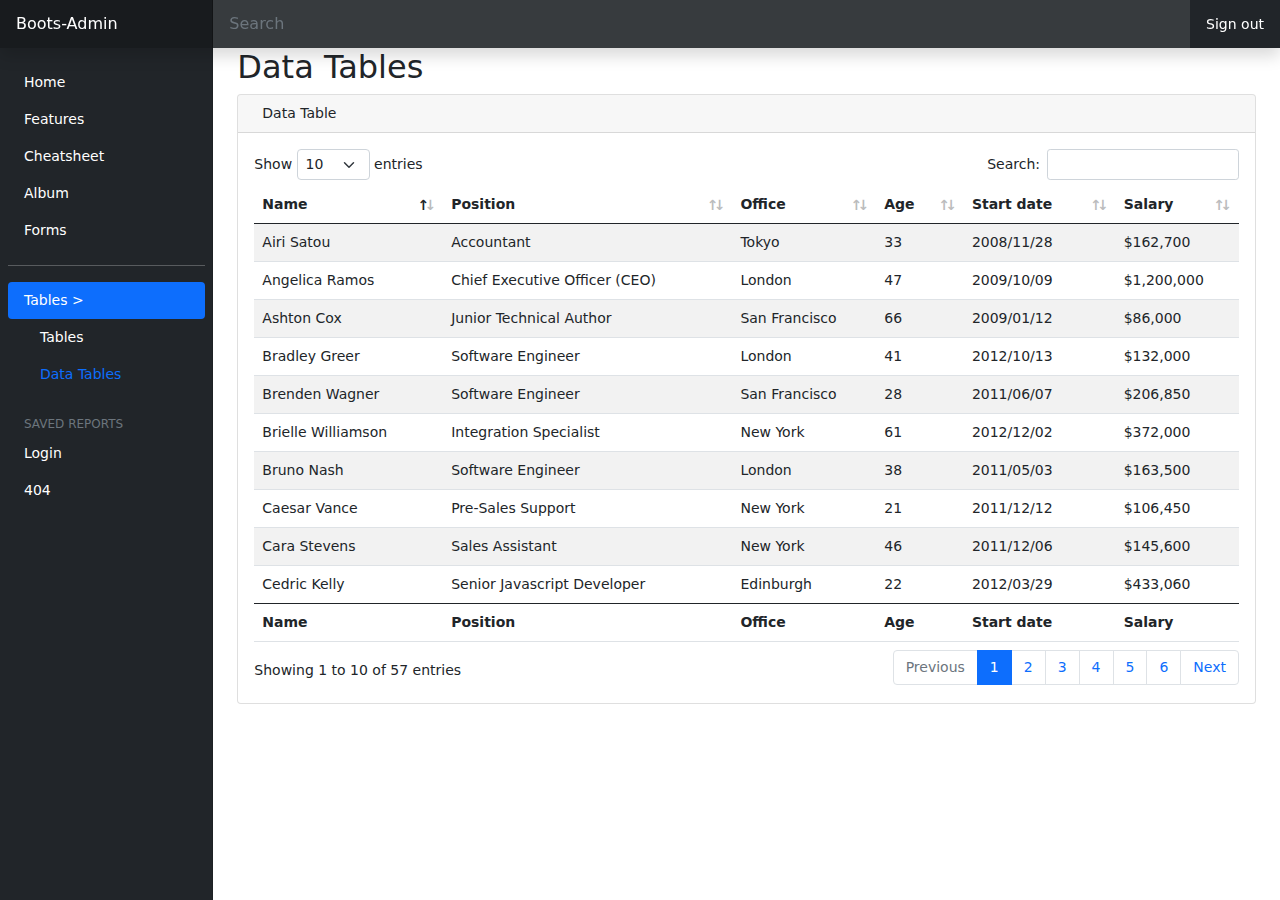
<file: data-tables.html>
<!DOCTYPE html>
<html lang="en">
<head>

  <meta charset="utf-8">
  <meta http-equiv="X-UA-Compatible" content="IE=edge" />
  <meta name="viewport" content="width=device-width, initial-scale=1">
  <meta name="description" content="">
  <meta name="author" content="LifePC GrouP">

  <!-- Bootstrap core CSS -->
  <link href="assets/css/bootstrap.min.css" rel="stylesheet">

  <!-- Custom styles for this template -->
  <link href="assets/css/home.style.css" rel="stylesheet">


  <!-- datatables style -->
  <link rel="stylesheet" href="assets/css/dataTables.bootstrap5.min.css" />

  <title>Data Tables</title>
</head>
<body>
  
  <header class="navbar navbar-dark sticky-top bg-dark flex-md-nowrap p-0 shadow">
    <a class="navbar-brand col-md-3 col-lg-2 me-0 px-3" href="#">Boots-Admin</a>
    <button class="navbar-toggler position-absolute d-md-none collapsed" type="button" data-bs-toggle="collapse" data-bs-target="#sidebarMenu" aria-controls="sidebarMenu" aria-expanded="false" aria-label="Toggle navigation">
      <span class="navbar-toggler-icon"></span>
    </button>
    <input class="form-control form-control-dark w-100" type="text" placeholder="Search" aria-label="Search">
    <ul class="navbar-nav px-3">
      <li class="nav-item text-nowrap">
        <a class="nav-link text-white" href="#">Sign out</a>
      </li>
    </ul>
  </header>

  <div class="container-fluid">
    <div class="row">
     <nav id="sidebarMenu" class="col-md-3 col-lg-2 d-md-block sidebar collapse text-white bg-dark pt-5 p-2">
      <div class="position-sticky pt-3">
        <ul class="nav flex-column nav-pills mb-auto">
          <li class="nav-item">
            <a class="nav-link text-white" href="index.html">Home</a>
          </li>
          <li class="nav-item">
            <a class="nav-link text-white" href="features.html">Features</a>
          </li>
          <li class="nav-item">
            <a class="nav-link text-white" href="cheatsheet.html">Cheatsheet</a>
          </li>
          <li class="nav-item">
            <a class="nav-link text-white" href="album.html">Album</a>
          </li>
          <li class="nav-item">
            <a class="nav-link text-white" href="forms.html">Forms</a>
          </li>
          <hr>
          <li class="nav-item">
            <a class="nav-link active px-3 text-white collapsed" data-bs-toggle="collapse" href="#layouts">
              <span>Tables</span>
              <span class="ms-auto">
                <span class="right-icon">></span>
              </span>
            </a>
            <div class="collapse show" id="layouts">
              <ul class="navbar-nav ps-3">
                <li>
                  <a href="tables.html" class="nav-link text-white px-3">
                    <span>Tables</span>
                  </a>
                </li>
                <li>
                  <a href="#" class=" nav-link text-primary px-3">
                    <span>Data Tables</span>
                  </a>
                </li>
              </ul>
            </div>
          </li>
        </ul>

        <h6 class="sidebar-heading d-flex justify-content-between align-items-center px-3 mt-4 mb-1 text-muted">
          <span>Saved reports</span>
          <a class="link-secondary" href="#" aria-label="Add a new report">
            <span data-feather="plus-circle"></span>
          </a>
        </h6>
        <ul class="nav flex-column mb-2">
          <li class="nav-item">
            <a class="nav-link text-white" href="login.html">
              Login
            </a>
          </li>
          <li class="nav-item">
            <a class="nav-link text-white" href="404.html">
              404
            </a>
          </li>
        </ul>
      </div>
    </nav>


    <!-- offcanvas -->
    <main class="col-md-9 ms-sm-auto col-lg-10 px-md-4">
      <h2>Data Tables</h2>
      <div class="row">
        <div class="col-md-12">
        </div>
      </div>

      <div class="row">
        <div class="col-md-12 mb-3">
          <div class="card">
            <div class="card-header">
              <span><i class="bi bi-table me-2"></i></span> Data Table
            </div>
            <div class="card-body">
              <div class="table-responsive">
                <table
                id="example"
                class="table table-striped data-table"
                style="width: 100%"
                >
                <thead>
                  <tr>
                    <th>Name</th>
                    <th>Position</th>
                    <th>Office</th>
                    <th>Age</th>
                    <th>Start date</th>
                    <th>Salary</th>
                  </tr>
                </thead>
                <tbody>
                  <tr>
                    <td>Tiger Nixon</td>
                    <td>System Architect</td>
                    <td>Edinburgh</td>
                    <td>61</td>
                    <td>2011/04/25</td>
                    <td>$320,800</td>
                  </tr>
                  <tr>
                    <td>Garrett Winters</td>
                    <td>Accountant</td>
                    <td>Tokyo</td>
                    <td>63</td>
                    <td>2011/07/25</td>
                    <td>$170,750</td>
                  </tr>
                  <tr>
                    <td>Ashton Cox</td>
                    <td>Junior Technical Author</td>
                    <td>San Francisco</td>
                    <td>66</td>
                    <td>2009/01/12</td>
                    <td>$86,000</td>
                  </tr>
                  <tr>
                    <td>Cedric Kelly</td>
                    <td>Senior Javascript Developer</td>
                    <td>Edinburgh</td>
                    <td>22</td>
                    <td>2012/03/29</td>
                    <td>$433,060</td>
                  </tr>
                  <tr>
                    <td>Airi Satou</td>
                    <td>Accountant</td>
                    <td>Tokyo</td>
                    <td>33</td>
                    <td>2008/11/28</td>
                    <td>$162,700</td>
                  </tr>
                  <tr>
                    <td>Brielle Williamson</td>
                    <td>Integration Specialist</td>
                    <td>New York</td>
                    <td>61</td>
                    <td>2012/12/02</td>
                    <td>$372,000</td>
                  </tr>
                  <tr>
                    <td>Herrod Chandler</td>
                    <td>Sales Assistant</td>
                    <td>San Francisco</td>
                    <td>59</td>
                    <td>2012/08/06</td>
                    <td>$137,500</td>
                  </tr>
                  <tr>
                    <td>Rhona Davidson</td>
                    <td>Integration Specialist</td>
                    <td>Tokyo</td>
                    <td>55</td>
                    <td>2010/10/14</td>
                    <td>$327,900</td>
                  </tr>
                  <tr>
                    <td>Colleen Hurst</td>
                    <td>Javascript Developer</td>
                    <td>San Francisco</td>
                    <td>39</td>
                    <td>2009/09/15</td>
                    <td>$205,500</td>
                  </tr>
                  <tr>
                    <td>Sonya Frost</td>
                    <td>Software Engineer</td>
                    <td>Edinburgh</td>
                    <td>23</td>
                    <td>2008/12/13</td>
                    <td>$103,600</td>
                  </tr>
                  <tr>
                    <td>Jena Gaines</td>
                    <td>Office Manager</td>
                    <td>London</td>
                    <td>30</td>
                    <td>2008/12/19</td>
                    <td>$90,560</td>
                  </tr>
                  <tr>
                    <td>Quinn Flynn</td>
                    <td>Support Lead</td>
                    <td>Edinburgh</td>
                    <td>22</td>
                    <td>2013/03/03</td>
                    <td>$342,000</td>
                  </tr>
                  <tr>
                    <td>Charde Marshall</td>
                    <td>Regional Director</td>
                    <td>San Francisco</td>
                    <td>36</td>
                    <td>2008/10/16</td>
                    <td>$470,600</td>
                  </tr>
                  <tr>
                    <td>Haley Kennedy</td>
                    <td>Senior Marketing Designer</td>
                    <td>London</td>
                    <td>43</td>
                    <td>2012/12/18</td>
                    <td>$313,500</td>
                  </tr>
                  <tr>
                    <td>Tatyana Fitzpatrick</td>
                    <td>Regional Director</td>
                    <td>London</td>
                    <td>19</td>
                    <td>2010/03/17</td>
                    <td>$385,750</td>
                  </tr>
                  <tr>
                    <td>Michael Silva</td>
                    <td>Marketing Designer</td>
                    <td>London</td>
                    <td>66</td>
                    <td>2012/11/27</td>
                    <td>$198,500</td>
                  </tr>
                  <tr>
                    <td>Paul Byrd</td>
                    <td>Chief Financial Officer (CFO)</td>
                    <td>New York</td>
                    <td>64</td>
                    <td>2010/06/09</td>
                    <td>$725,000</td>
                  </tr>
                  <tr>
                    <td>Gloria Little</td>
                    <td>Systems Administrator</td>
                    <td>New York</td>
                    <td>59</td>
                    <td>2009/04/10</td>
                    <td>$237,500</td>
                  </tr>
                  <tr>
                    <td>Bradley Greer</td>
                    <td>Software Engineer</td>
                    <td>London</td>
                    <td>41</td>
                    <td>2012/10/13</td>
                    <td>$132,000</td>
                  </tr>
                  <tr>
                    <td>Dai Rios</td>
                    <td>Personnel Lead</td>
                    <td>Edinburgh</td>
                    <td>35</td>
                    <td>2012/09/26</td>
                    <td>$217,500</td>
                  </tr>
                  <tr>
                    <td>Jenette Caldwell</td>
                    <td>Development Lead</td>
                    <td>New York</td>
                    <td>30</td>
                    <td>2011/09/03</td>
                    <td>$345,000</td>
                  </tr>
                  <tr>
                    <td>Yuri Berry</td>
                    <td>Chief Marketing Officer (CMO)</td>
                    <td>New York</td>
                    <td>40</td>
                    <td>2009/06/25</td>
                    <td>$675,000</td>
                  </tr>
                  <tr>
                    <td>Caesar Vance</td>
                    <td>Pre-Sales Support</td>
                    <td>New York</td>
                    <td>21</td>
                    <td>2011/12/12</td>
                    <td>$106,450</td>
                  </tr>
                  <tr>
                    <td>Doris Wilder</td>
                    <td>Sales Assistant</td>
                    <td>Sydney</td>
                    <td>23</td>
                    <td>2010/09/20</td>
                    <td>$85,600</td>
                  </tr>
                  <tr>
                    <td>Angelica Ramos</td>
                    <td>Chief Executive Officer (CEO)</td>
                    <td>London</td>
                    <td>47</td>
                    <td>2009/10/09</td>
                    <td>$1,200,000</td>
                  </tr>
                  <tr>
                    <td>Gavin Joyce</td>
                    <td>Developer</td>
                    <td>Edinburgh</td>
                    <td>42</td>
                    <td>2010/12/22</td>
                    <td>$92,575</td>
                  </tr>
                  <tr>
                    <td>Jennifer Chang</td>
                    <td>Regional Director</td>
                    <td>Singapore</td>
                    <td>28</td>
                    <td>2010/11/14</td>
                    <td>$357,650</td>
                  </tr>
                  <tr>
                    <td>Brenden Wagner</td>
                    <td>Software Engineer</td>
                    <td>San Francisco</td>
                    <td>28</td>
                    <td>2011/06/07</td>
                    <td>$206,850</td>
                  </tr>
                  <tr>
                    <td>Fiona Green</td>
                    <td>Chief Operating Officer (COO)</td>
                    <td>San Francisco</td>
                    <td>48</td>
                    <td>2010/03/11</td>
                    <td>$850,000</td>
                  </tr>
                  <tr>
                    <td>Shou Itou</td>
                    <td>Regional Marketing</td>
                    <td>Tokyo</td>
                    <td>20</td>
                    <td>2011/08/14</td>
                    <td>$163,000</td>
                  </tr>
                  <tr>
                    <td>Michelle House</td>
                    <td>Integration Specialist</td>
                    <td>Sydney</td>
                    <td>37</td>
                    <td>2011/06/02</td>
                    <td>$95,400</td>
                  </tr>
                  <tr>
                    <td>Suki Burks</td>
                    <td>Developer</td>
                    <td>London</td>
                    <td>53</td>
                    <td>2009/10/22</td>
                    <td>$114,500</td>
                  </tr>
                  <tr>
                    <td>Prescott Bartlett</td>
                    <td>Technical Author</td>
                    <td>London</td>
                    <td>27</td>
                    <td>2011/05/07</td>
                    <td>$145,000</td>
                  </tr>
                  <tr>
                    <td>Gavin Cortez</td>
                    <td>Team Leader</td>
                    <td>San Francisco</td>
                    <td>22</td>
                    <td>2008/10/26</td>
                    <td>$235,500</td>
                  </tr>
                  <tr>
                    <td>Martena Mccray</td>
                    <td>Post-Sales support</td>
                    <td>Edinburgh</td>
                    <td>46</td>
                    <td>2011/03/09</td>
                    <td>$324,050</td>
                  </tr>
                  <tr>
                    <td>Unity Butler</td>
                    <td>Marketing Designer</td>
                    <td>San Francisco</td>
                    <td>47</td>
                    <td>2009/12/09</td>
                    <td>$85,675</td>
                  </tr>
                  <tr>
                    <td>Howard Hatfield</td>
                    <td>Office Manager</td>
                    <td>San Francisco</td>
                    <td>51</td>
                    <td>2008/12/16</td>
                    <td>$164,500</td>
                  </tr>
                  <tr>
                    <td>Hope Fuentes</td>
                    <td>Secretary</td>
                    <td>San Francisco</td>
                    <td>41</td>
                    <td>2010/02/12</td>
                    <td>$109,850</td>
                  </tr>
                  <tr>
                    <td>Vivian Harrell</td>
                    <td>Financial Controller</td>
                    <td>San Francisco</td>
                    <td>62</td>
                    <td>2009/02/14</td>
                    <td>$452,500</td>
                  </tr>
                  <tr>
                    <td>Timothy Mooney</td>
                    <td>Office Manager</td>
                    <td>London</td>
                    <td>37</td>
                    <td>2008/12/11</td>
                    <td>$136,200</td>
                  </tr>
                  <tr>
                    <td>Jackson Bradshaw</td>
                    <td>Director</td>
                    <td>New York</td>
                    <td>65</td>
                    <td>2008/09/26</td>
                    <td>$645,750</td>
                  </tr>
                  <tr>
                    <td>Olivia Liang</td>
                    <td>Support Engineer</td>
                    <td>Singapore</td>
                    <td>64</td>
                    <td>2011/02/03</td>
                    <td>$234,500</td>
                  </tr>
                  <tr>
                    <td>Bruno Nash</td>
                    <td>Software Engineer</td>
                    <td>London</td>
                    <td>38</td>
                    <td>2011/05/03</td>
                    <td>$163,500</td>
                  </tr>
                  <tr>
                    <td>Sakura Yamamoto</td>
                    <td>Support Engineer</td>
                    <td>Tokyo</td>
                    <td>37</td>
                    <td>2009/08/19</td>
                    <td>$139,575</td>
                  </tr>
                  <tr>
                    <td>Thor Walton</td>
                    <td>Developer</td>
                    <td>New York</td>
                    <td>61</td>
                    <td>2013/08/11</td>
                    <td>$98,540</td>
                  </tr>
                  <tr>
                    <td>Finn Camacho</td>
                    <td>Support Engineer</td>
                    <td>San Francisco</td>
                    <td>47</td>
                    <td>2009/07/07</td>
                    <td>$87,500</td>
                  </tr>
                  <tr>
                    <td>Serge Baldwin</td>
                    <td>Data Coordinator</td>
                    <td>Singapore</td>
                    <td>64</td>
                    <td>2012/04/09</td>
                    <td>$138,575</td>
                  </tr>
                  <tr>
                    <td>Zenaida Frank</td>
                    <td>Software Engineer</td>
                    <td>New York</td>
                    <td>63</td>
                    <td>2010/01/04</td>
                    <td>$125,250</td>
                  </tr>
                  <tr>
                    <td>Zorita Serrano</td>
                    <td>Software Engineer</td>
                    <td>San Francisco</td>
                    <td>56</td>
                    <td>2012/06/01</td>
                    <td>$115,000</td>
                  </tr>
                  <tr>
                    <td>Jennifer Acosta</td>
                    <td>Junior Javascript Developer</td>
                    <td>Edinburgh</td>
                    <td>43</td>
                    <td>2013/02/01</td>
                    <td>$75,650</td>
                  </tr>
                  <tr>
                    <td>Cara Stevens</td>
                    <td>Sales Assistant</td>
                    <td>New York</td>
                    <td>46</td>
                    <td>2011/12/06</td>
                    <td>$145,600</td>
                  </tr>
                  <tr>
                    <td>Hermione Butler</td>
                    <td>Regional Director</td>
                    <td>London</td>
                    <td>47</td>
                    <td>2011/03/21</td>
                    <td>$356,250</td>
                  </tr>
                  <tr>
                    <td>Lael Greer</td>
                    <td>Systems Administrator</td>
                    <td>London</td>
                    <td>21</td>
                    <td>2009/02/27</td>
                    <td>$103,500</td>
                  </tr>
                  <tr>
                    <td>Jonas Alexander</td>
                    <td>Developer</td>
                    <td>San Francisco</td>
                    <td>30</td>
                    <td>2010/07/14</td>
                    <td>$86,500</td>
                  </tr>
                  <tr>
                    <td>Shad Decker</td>
                    <td>Regional Director</td>
                    <td>Edinburgh</td>
                    <td>51</td>
                    <td>2008/11/13</td>
                    <td>$183,000</td>
                  </tr>
                  <tr>
                    <td>Michael Bruce</td>
                    <td>Javascript Developer</td>
                    <td>Singapore</td>
                    <td>29</td>
                    <td>2011/06/27</td>
                    <td>$183,000</td>
                  </tr>
                  <tr>
                    <td>Donna Snider</td>
                    <td>Customer Support</td>
                    <td>New York</td>
                    <td>27</td>
                    <td>2011/01/25</td>
                    <td>$112,000</td>
                  </tr>
                </tbody>
                <tfoot>
                  <tr>
                    <th>Name</th>
                    <th>Position</th>
                    <th>Office</th>
                    <th>Age</th>
                    <th>Start date</th>
                    <th>Salary</th>
                  </tr>
                </tfoot>
              </table>
            </div>
          </div>
        </div>
      </div>
    </div>
  </main>
</div>
</div>


<script src="assets/js/bootstrap.bundle.min.js"></script>
<script src="assets/js/jquery-3.5.1.js"></script>
<script src="assets/js/jquery.dataTables.min.js"></script>
<script src="assets/js/dataTables.bootstrap5.min.js"></script>
<script src="assets/js/script.js"></script>
</body>
</html>
</file>
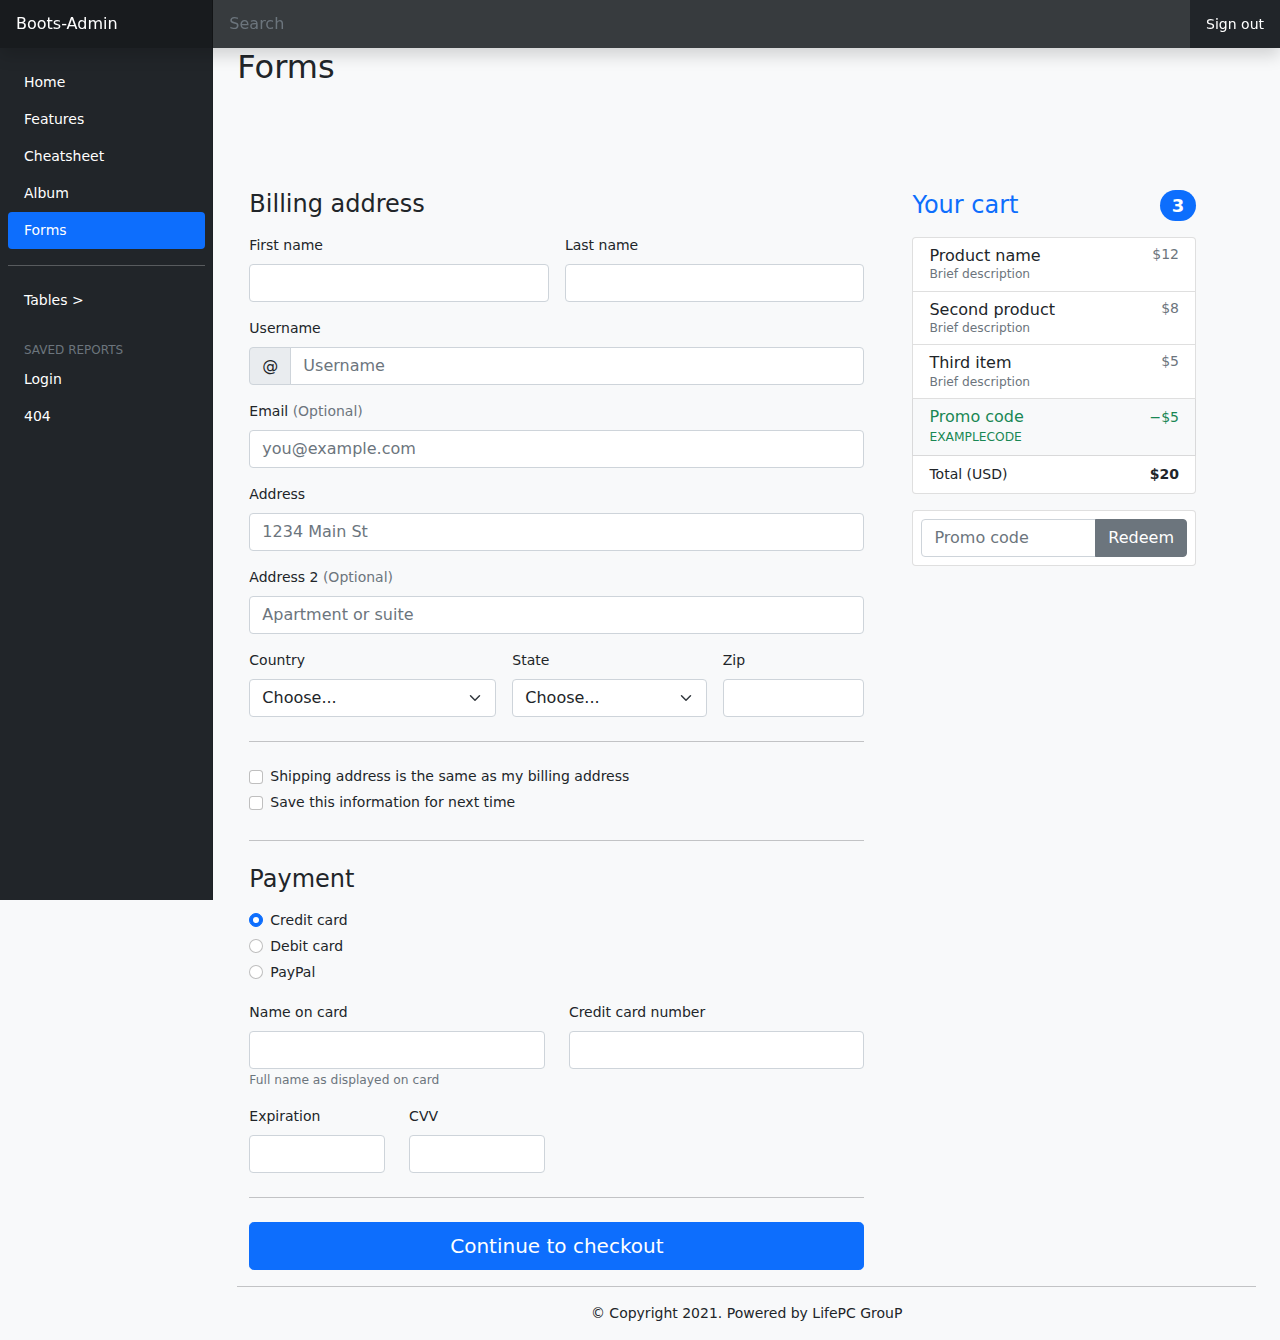
<file: forms.html>
<!DOCTYPE html>
<html lang="uz">
<head>
  <meta charset="utf-8">
  <meta name="viewport" content="width=device-width, initial-scale=1">
  <meta name="description" content="">
  <meta name="author" content="LifePC GrouP">
  <title>Forms</title>

  <!-- Bootstrap core CSS -->
  <link href="assets/css/bootstrap.min.css" rel="stylesheet">

  <!-- Custom styles for this template -->
  <link href="assets/css/home.style.css" rel="stylesheet">
</head>

<style>
  .bd-placeholder-img {
    font-size: 1.125rem;
    text-anchor: middle;
    -webkit-user-select: none;
    -moz-user-select: none;
    user-select: none;
  }

  @media (min-width: 768px) {
    .bd-placeholder-img-lg {
      font-size: 3.5rem;
    }
  }
</style>


<!-- Custom styles for this template -->
</head>
<body class="bg-light">

  <header class="navbar navbar-dark sticky-top bg-dark flex-md-nowrap p-0 shadow">
    <a class="navbar-brand col-md-3 col-lg-2 me-0 px-3" href="#">Boots-Admin</a>
    <button class="navbar-toggler position-absolute d-md-none collapsed" type="button" data-bs-toggle="collapse" data-bs-target="#sidebarMenu" aria-controls="sidebarMenu" aria-expanded="false" aria-label="Toggle navigation">
      <span class="navbar-toggler-icon"></span>
    </button>
    <input class="form-control form-control-dark w-100" type="text" placeholder="Search" aria-label="Search">
    <ul class="navbar-nav px-3">
      <li class="nav-item text-nowrap">
        <a class="nav-link text-white" href="#">Sign out</a>
      </li>
    </ul>
  </header>


  <div class="container-fluid">
    <div class="row">
      <nav id="sidebarMenu" class="col-md-3 col-lg-2 d-md-block sidebar collapse text-white bg-dark pt-5 p-2">
        <div class="position-sticky pt-3">
          <ul class="nav flex-column nav-pills mb-auto">
            <li class="nav-item">
              <a class="nav-link text-white" href="index.html">Home</a>
            </li>
            <li class="nav-item">
              <a class="nav-link text-white" href="features.html">Features</a>
            </li>
            <li class="nav-item">
              <a class="nav-link text-white" href="cheatsheet.html">Cheatsheet</a>
            </li>
            <li class="nav-item">
              <a class="nav-link text-white" href="album.html">Album</a>
            </li>
            <li class="nav-item">
              <a class="nav-link text-white active" href="#">Forms</a>
            </li>
            <hr>
            <li class="nav-item ">
              <a class="nav-link px-3 text-white collapsed" data-bs-toggle="collapse" href="#layouts">
                <span>Tables</span>
                <span class="ms-auto">
                  <span class="right-icon">></span>
                </span>
              </a>
              <div class="collapse" id="layouts" style="">
                <ul class="navbar-nav ps-3">
                  <li>
                    <a href="tables.html" class="nav-link text-white px-3">
                      <span>Tables</span>
                    </a>
                  </li>
                  <li>
                    <a href="data-tables.html" class="nav-link text-white px-3">
                      <span>Data Tables</span>
                    </a>
                  </li>
                </ul>
              </div>
            </li>
          </ul>

          <h6 class="sidebar-heading d-flex justify-content-between align-items-center px-3 mt-4 mb-1 text-muted">
            <span>Saved reports</span>
            <a class="link-secondary" href="#" aria-label="Add a new report">
              <span data-feather="plus-circle"></span>
            </a>
          </h6>
          <ul class="nav flex-column mb-2"><ul class="nav flex-column mb-2">
            <li class="nav-item">
              <a class="nav-link text-white" href="login.html">
                Login
              </a>
            </li>
            <li class="nav-item">
              <a class="nav-link text-white" href="404.html">
                404
              </a>
            </li>
          </ul>
        </ul>
      </div>
    </nav>

    <main class="col-md-9 ms-sm-auto col-lg-10 px-md-4">
      <h2>Forms</h2>
      <div class="row">

        <div class="row g-5">
          <div class="col-md-5 col-lg-4 order-md-last">
            <h4 class="d-flex justify-content-between align-items-center mb-3">
              <span class="text-primary">Your cart</span>
              <span class="badge bg-primary rounded-pill">3</span>
            </h4>
            <ul class="list-group mb-3">
              <li class="list-group-item d-flex justify-content-between lh-sm">
                <div>
                  <h6 class="my-0">Product name</h6>
                  <small class="text-muted">Brief description</small>
                </div>
                <span class="text-muted">$12</span>
              </li>
              <li class="list-group-item d-flex justify-content-between lh-sm">
                <div>
                  <h6 class="my-0">Second product</h6>
                  <small class="text-muted">Brief description</small>
                </div>
                <span class="text-muted">$8</span>
              </li>
              <li class="list-group-item d-flex justify-content-between lh-sm">
                <div>
                  <h6 class="my-0">Third item</h6>
                  <small class="text-muted">Brief description</small>
                </div>
                <span class="text-muted">$5</span>
              </li>
              <li class="list-group-item d-flex justify-content-between bg-light">
                <div class="text-success">
                  <h6 class="my-0">Promo code</h6>
                  <small>EXAMPLECODE</small>
                </div>
                <span class="text-success">−$5</span>
              </li>
              <li class="list-group-item d-flex justify-content-between">
                <span>Total (USD)</span>
                <strong>$20</strong>
              </li>
            </ul>

            <form class="card p-2">
              <div class="input-group">
                <input type="text" class="form-control" placeholder="Promo code">
                <button type="submit" class="btn btn-secondary">Redeem</button>
              </div>
            </form>
          </div>
          <div class="col-md-7 col-lg-8">
            <h4 class="mb-3">Billing address</h4>
            <form class="needs-validation" novalidate>
              <div class="row g-3">
                <div class="col-sm-6">
                  <label for="firstName" class="form-label">First name</label>
                  <input type="text" class="form-control" id="firstName" placeholder="" value="" required>
                  <div class="invalid-feedback">
                    Valid first name is required.
                  </div>
                </div>

                <div class="col-sm-6">
                  <label for="lastName" class="form-label">Last name</label>
                  <input type="text" class="form-control" id="lastName" placeholder="" value="" required>
                  <div class="invalid-feedback">
                    Valid last name is required.
                  </div>
                </div>

                <div class="col-12">
                  <label for="username" class="form-label">Username</label>
                  <div class="input-group has-validation">
                    <span class="input-group-text">@</span>
                    <input type="text" class="form-control" id="username" placeholder="Username" required>
                    <div class="invalid-feedback">
                      Your username is required.
                    </div>
                  </div>
                </div>

                <div class="col-12">
                  <label for="email" class="form-label">Email <span class="text-muted">(Optional)</span></label>
                  <input type="email" class="form-control" id="email" placeholder="you@example.com">
                  <div class="invalid-feedback">
                    Please enter a valid email address for shipping updates.
                  </div>
                </div>

                <div class="col-12">
                  <label for="address" class="form-label">Address</label>
                  <input type="text" class="form-control" id="address" placeholder="1234 Main St" required>
                  <div class="invalid-feedback">
                    Please enter your shipping address.
                  </div>
                </div>

                <div class="col-12">
                  <label for="address2" class="form-label">Address 2 <span class="text-muted">(Optional)</span></label>
                  <input type="text" class="form-control" id="address2" placeholder="Apartment or suite">
                </div>

                <div class="col-md-5">
                  <label for="country" class="form-label">Country</label>
                  <select class="form-select" id="country" required>
                    <option value="">Choose...</option>
                    <option>United States</option>
                  </select>
                  <div class="invalid-feedback">
                    Please select a valid country.
                  </div>
                </div>

                <div class="col-md-4">
                  <label for="state" class="form-label">State</label>
                  <select class="form-select" id="state" required>
                    <option value="">Choose...</option>
                    <option>California</option>
                  </select>
                  <div class="invalid-feedback">
                    Please provide a valid state.
                  </div>
                </div>

                <div class="col-md-3">
                  <label for="zip" class="form-label">Zip</label>
                  <input type="text" class="form-control" id="zip" placeholder="" required>
                  <div class="invalid-feedback">
                    Zip code required.
                  </div>
                </div>
              </div>

              <hr class="my-4">

              <div class="form-check">
                <input type="checkbox" class="form-check-input" id="same-address">
                <label class="form-check-label" for="same-address">Shipping address is the same as my billing address</label>
              </div>

              <div class="form-check">
                <input type="checkbox" class="form-check-input" id="save-info">
                <label class="form-check-label" for="save-info">Save this information for next time</label>
              </div>

              <hr class="my-4">

              <h4 class="mb-3">Payment</h4>

              <div class="my-3">
                <div class="form-check">
                  <input id="credit" name="paymentMethod" type="radio" class="form-check-input" checked required>
                  <label class="form-check-label" for="credit">Credit card</label>
                </div>
                <div class="form-check">
                  <input id="debit" name="paymentMethod" type="radio" class="form-check-input" required>
                  <label class="form-check-label" for="debit">Debit card</label>
                </div>
                <div class="form-check">
                  <input id="paypal" name="paymentMethod" type="radio" class="form-check-input" required>
                  <label class="form-check-label" for="paypal">PayPal</label>
                </div>
              </div>

              <div class="row gy-3">
                <div class="col-md-6">
                  <label for="cc-name" class="form-label">Name on card</label>
                  <input type="text" class="form-control" id="cc-name" placeholder="" required>
                  <small class="text-muted">Full name as displayed on card</small>
                  <div class="invalid-feedback">
                    Name on card is required
                  </div>
                </div>

                <div class="col-md-6">
                  <label for="cc-number" class="form-label">Credit card number</label>
                  <input type="text" class="form-control" id="cc-number" placeholder="" required>
                  <div class="invalid-feedback">
                    Credit card number is required
                  </div>
                </div>

                <div class="col-md-3">
                  <label for="cc-expiration" class="form-label">Expiration</label>
                  <input type="text" class="form-control" id="cc-expiration" placeholder="" required>
                  <div class="invalid-feedback">
                    Expiration date required
                  </div>
                </div>

                <div class="col-md-3">
                  <label for="cc-cvv" class="form-label">CVV</label>
                  <input type="text" class="form-control" id="cc-cvv" placeholder="" required>
                  <div class="invalid-feedback">
                    Security code required
                  </div>
                </div>
              </div>

              <hr class="my-4">

              <button class="w-100 btn btn-primary btn-lg" type="submit">Continue to checkout</button>
            </form>
          </div>
        </div>

      </div>
      <hr>
      <p class="text-center">&copy; Copyright 2021. Powered by LifePC GrouP</p>
    </main>
  </div>
</div>

<script src="assets/js/bootstrap.bundle.min.js"></script>

</body>
</html>
</file>
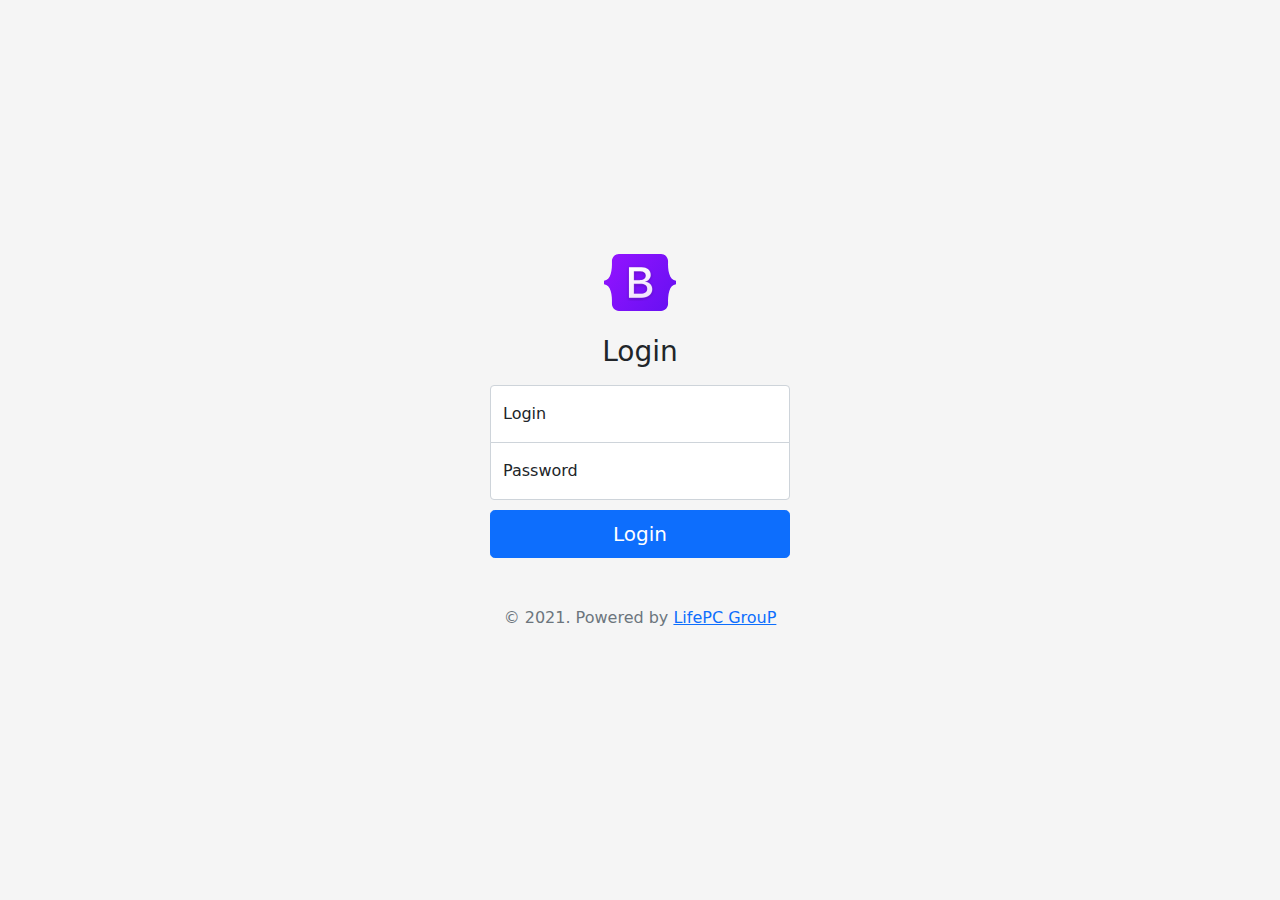
<file: login.html>
<!DOCTYPE html>
<html lang="uz">
<head>
  <meta charset="utf-8">
  <meta name="viewport" content="width=device-width, initial-scale=1">
  <meta name="description" content="">
  <meta name="author" content="LifePC GrouP">

  <!-- Bootstrap core CSS -->
  <link href="assets/css/bootstrap.min.css" rel="stylesheet">

  <!-- Custom styles for this template -->
  <link href="assets/css/login.style.css" rel="stylesheet">
  
  <title>Login</title>
</head>

<body class="text-center">

  <main class="form-signin">
    <form action="index.html">
      <img class="mb-4" src="assets/brand/bootstrap-logo.svg" alt="" width="72" height="57">
      <h1 class="h3 mb-3 fw-normal">Login</h1>

      <div class="form-floating">
        <input type="email" class="form-control" id="floatingInput" placeholder="name@example.com">
        <label for="floatingInput">Login</label>
      </div>
      <div class="form-floating">
        <input type="password" class="form-control" id="floatingPassword" placeholder="Password">
        <label for="floatingPassword">Password</label>
      </div>
      <button class="w-100 btn btn-lg btn-primary" type="submit">Login</button>
      <p class="mt-5 mb-3 text-muted">&copy; 2021. Powered by <a href="http://lifepc.uz">LifePC GrouP</a></p>
    </form>
  </main>

</body>
</html>
</file>
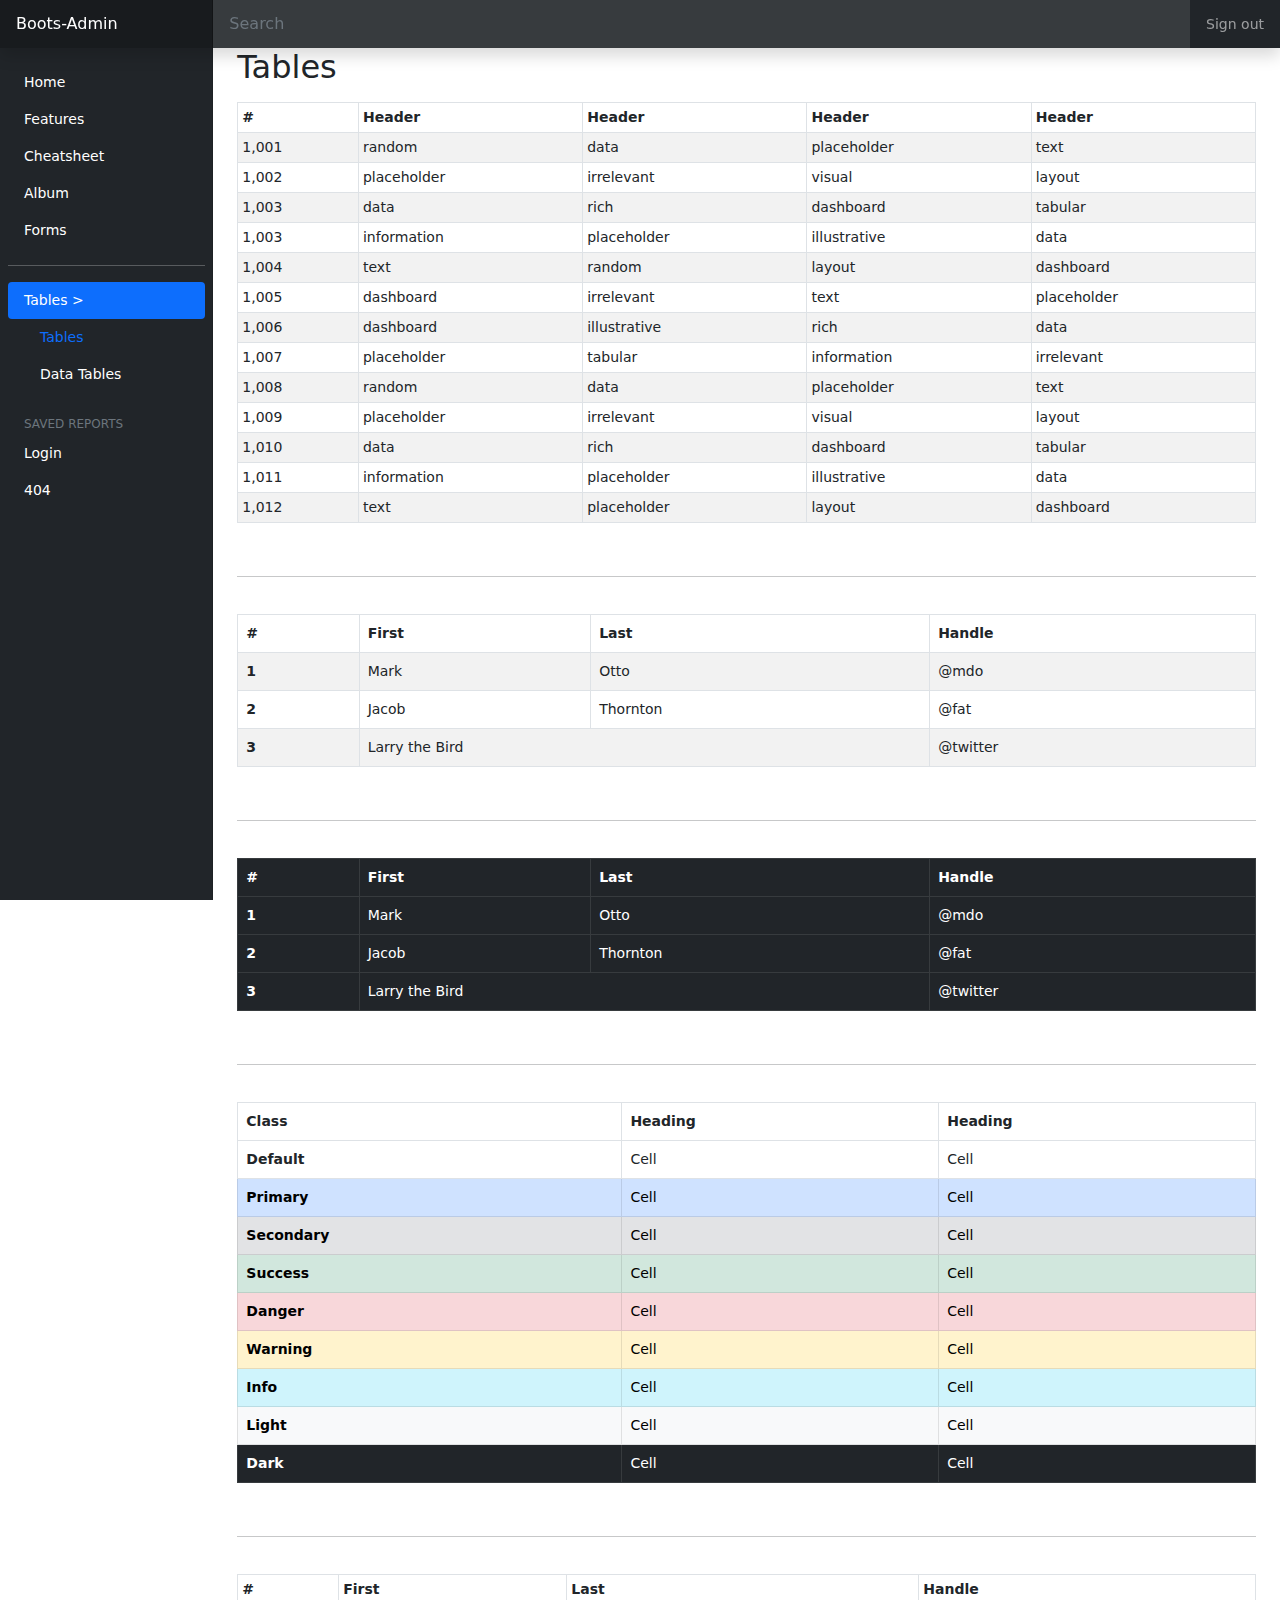
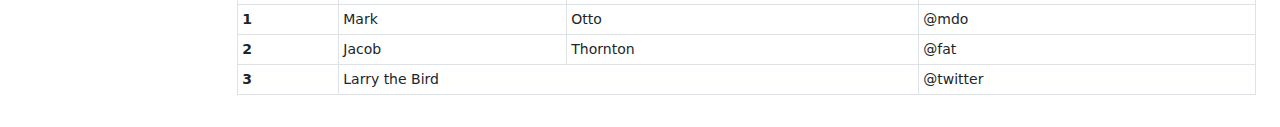
<file: tables.html>
<!DOCTYPE html>
<html lang="uz">
<head>
	<meta charset="utf-8">
	<meta http-equiv="X-UA-Compatible" content="IE=edge" />
	<meta name="viewport" content="width=device-width, initial-scale=1">
	<meta name="description" content="">
	<meta name="author" content="LifePC GrouP">

	<!-- Bootstrap core CSS -->
	<link href="assets/css/bootstrap.min.css" rel="stylesheet">

	<!-- Custom styles for this template -->
	<link href="assets/css/home.style.css" rel="stylesheet">
	
	<title>Tables</title>
</head>
<body>

	<header class="navbar navbar-dark sticky-top bg-dark flex-md-nowrap p-0 shadow">
		<a class="navbar-brand col-md-3 col-lg-2 me-0 px-3" href="#">Boots-Admin</a>
		<button class="navbar-toggler position-absolute d-md-none collapsed" type="button" data-bs-toggle="collapse" data-bs-target="#sidebarMenu" aria-controls="sidebarMenu" aria-expanded="false" aria-label="Toggle navigation">
			<span class="navbar-toggler-icon"></span>
		</button>
		<input class="form-control form-control-dark w-100" type="text" placeholder="Search" aria-label="Search">
		<ul class="navbar-nav px-3">
			<li class="nav-item text-nowrap">
				<a class="nav-link" href="#">Sign out</a>
			</li>
		</ul>
	</header>

	<div class="container-fluid">
		<div class="row">
			<nav id="sidebarMenu" class="col-md-3 col-lg-2 d-md-block sidebar collapse text-white bg-dark pt-5 p-2">
				<div class="position-sticky pt-3">
					<ul class="nav flex-column nav-pills mb-auto">
						<li class="nav-item">
							<a class="nav-link text-white" href="index.html">Home</a>
						</li>
						<li class="nav-item">
							<a class="nav-link text-white" href="features.html">Features</a>
						</li>
						<li class="nav-item">
							<a class="nav-link text-white" href="cheatsheet.html">Cheatsheet</a>
						</li>
						<li class="nav-item">
			                <a class="nav-link text-white" href="album.html">Album</a>
			            </li>
			            <li class="nav-item">
			              <a class="nav-link text-white" href="forms.html">Forms</a>
			            </li>
			            <hr>
						<li class="nav-item">
							<a class="nav-link active px-3 text-white collapsed" data-bs-toggle="collapse" href="#layouts">
								<span>Tables</span>
								<span class="ms-auto">
									<span class="right-icon">></span>
								</span>
							</a>
							<div class="collapse show" id="layouts">
								<ul class="navbar-nav ps-3">
									<li>
										<a href="#" class="nav-link text-primary px-3">
											<span>Tables</span>
										</a>
									</li>
									<li>
										<a href="data-tables.html" class="nav-link text-white px-3">
											<span>Data Tables</span>
										</a>
									</li>
								</ul>
							</div>
						</li>
					</ul>

					<h6 class="sidebar-heading d-flex justify-content-between align-items-center px-3 mt-4 mb-1 text-muted">
						<span>Saved reports</span>
						<a class="link-secondary" href="#" aria-label="Add a new report">
							<span data-feather="plus-circle"></span>
						</a>
					</h6>
					<ul class="nav flex-column mb-2">
						<li class="nav-item">
							<a class="nav-link text-white" href="login.html">
								Login
							</a>
						</li>
						<li class="nav-item">
							<a class="nav-link text-white" href="404.html">
								404
							</a>
						</li>
					</ul>
				</div>
			</nav>

			<main class="col-md-9 ms-sm-auto col-lg-10 px-md-4">
				<h2>Tables</h2>
				<article class="my-3" id="tables">
					<div>
						<div class="table-responsive">
							<table class="table-bordered table table-striped table-sm">
								<thead>
									<tr>
										<th>#</th>
										<th>Header</th>
										<th>Header</th>
										<th>Header</th>
										<th>Header</th>
									</tr>
								</thead>
								<tbody>
									<tr>
										<td>1,001</td>
										<td>random</td>
										<td>data</td>
										<td>placeholder</td>
										<td>text</td>
									</tr>
									<tr>
										<td>1,002</td>
										<td>placeholder</td>
										<td>irrelevant</td>
										<td>visual</td>
										<td>layout</td>
									</tr>
									<tr>
										<td>1,003</td>
										<td>data</td>
										<td>rich</td>
										<td>dashboard</td>
										<td>tabular</td>
									</tr>
									<tr>
										<td>1,003</td>
										<td>information</td>
										<td>placeholder</td>
										<td>illustrative</td>
										<td>data</td>
									</tr>
									<tr>
										<td>1,004</td>
										<td>text</td>
										<td>random</td>
										<td>layout</td>
										<td>dashboard</td>
									</tr>
									<tr>
										<td>1,005</td>
										<td>dashboard</td>
										<td>irrelevant</td>
										<td>text</td>
										<td>placeholder</td>
									</tr>
									<tr>
										<td>1,006</td>
										<td>dashboard</td>
										<td>illustrative</td>
										<td>rich</td>
										<td>data</td>
									</tr>
									<tr>
										<td>1,007</td>
										<td>placeholder</td>
										<td>tabular</td>
										<td>information</td>
										<td>irrelevant</td>
									</tr>
									<tr>
										<td>1,008</td>
										<td>random</td>
										<td>data</td>
										<td>placeholder</td>
										<td>text</td>
									</tr>
									<tr>
										<td>1,009</td>
										<td>placeholder</td>
										<td>irrelevant</td>
										<td>visual</td>
										<td>layout</td>
									</tr>
									<tr>
										<td>1,010</td>
										<td>data</td>
										<td>rich</td>
										<td>dashboard</td>
										<td>tabular</td>
									</tr>
									<tr>
										<td>1,011</td>
										<td>information</td>
										<td>placeholder</td>
										<td>illustrative</td>
										<td>data</td>
									</tr>
									<tr>
										<td>1,012</td>
										<td>text</td>
										<td>placeholder</td>
										<td>layout</td>
										<td>dashboard</td>
									</tr>
								</tbody>
							</table>
						</div>

						<br><hr><br>

						<div class="bd-example table-responsive">
							<table class="table-bordered table table-striped">
								<thead>
									<tr>
										<th scope="col">#</th>
										<th scope="col">First</th>
										<th scope="col">Last</th>
										<th scope="col">Handle</th>
									</tr>
								</thead>
								<tbody>
									<tr>
										<th scope="row">1</th>
										<td>Mark</td>
										<td>Otto</td>
										<td>@mdo</td>
									</tr>
									<tr>
										<th scope="row">2</th>
										<td>Jacob</td>
										<td>Thornton</td>
										<td>@fat</td>
									</tr>
									<tr>
										<th scope="row">3</th>
										<td colspan="2">Larry the Bird</td>
										<td>@twitter</td>
									</tr>
								</tbody>
							</table>
						</div>

						<br><hr><br>

						<div class="bd-example table-responsive">
							<table class="table-bordered table table-dark table-borderless">
								<thead>
									<tr>
										<th scope="col">#</th>
										<th scope="col">First</th>
										<th scope="col">Last</th>
										<th scope="col">Handle</th>
									</tr>
								</thead>
								<tbody>
									<tr>
										<th scope="row">1</th>
										<td>Mark</td>
										<td>Otto</td>
										<td>@mdo</td>
									</tr>
									<tr>
										<th scope="row">2</th>
										<td>Jacob</td>
										<td>Thornton</td>
										<td>@fat</td>
									</tr>
									<tr>
										<th scope="row">3</th>
										<td colspan="2">Larry the Bird</td>
										<td>@twitter</td>
									</tr>
								</tbody>
							</table>
						</div>

						<br><hr><br>

						<div class="bd-example table-responsive">
							<table class="table-bordered table table-hover">
								<thead>
									<tr>
										<th scope="col">Class</th>
										<th scope="col">Heading</th>
										<th scope="col">Heading</th>
									</tr>
								</thead>
								<tbody>
									<tr>
										<th scope="row">Default</th>
										<td>Cell</td>
										<td>Cell</td>
									</tr>

									<tr class="table-primary">
										<th scope="row">Primary</th>
										<td>Cell</td>
										<td>Cell</td>
									</tr>
									<tr class="table-secondary">
										<th scope="row">Secondary</th>
										<td>Cell</td>
										<td>Cell</td>
									</tr>
									<tr class="table-success">
										<th scope="row">Success</th>
										<td>Cell</td>
										<td>Cell</td>
									</tr>
									<tr class="table-danger">
										<th scope="row">Danger</th>
										<td>Cell</td>
										<td>Cell</td>
									</tr>
									<tr class="table-warning">
										<th scope="row">Warning</th>
										<td>Cell</td>
										<td>Cell</td>
									</tr>
									<tr class="table-info">
										<th scope="row">Info</th>
										<td>Cell</td>
										<td>Cell</td>
									</tr>
									<tr class="table-light">
										<th scope="row">Light</th>
										<td>Cell</td>
										<td>Cell</td>
									</tr>
									<tr class="table-dark">
										<th scope="row">Dark</th>
										<td>Cell</td>
										<td>Cell</td>
									</tr>
								</tbody>
							</table>
						</div>

						<br><hr><br>

						<div class="bd-example table-responsive">
							<table class=" table table-sm table-bordered">
								<thead>
									<tr>
										<th scope="col">#</th>
										<th scope="col">First</th>
										<th scope="col">Last</th>
										<th scope="col">Handle</th>
									</tr>
								</thead>
								<tbody>
									<tr>
										<th scope="row">1</th>
										<td>Mark</td>
										<td>Otto</td>
										<td>@mdo</td>
									</tr>
									<tr>
										<th scope="row">2</th>
										<td>Jacob</td>
										<td>Thornton</td>
										<td>@fat</td>
									</tr>
									<tr>
										<th scope="row">3</th>
										<td colspan="2">Larry the Bird</td>
										<td>@twitter</td>
									</tr>
								</tbody>
							</table>
						</div>
					</div>
				</article>
			</main>
		</div>
	</div>


	<script src="assets/js/bootstrap.bundle.min.js"></script>
</body>
</html>
</file>
<file: assets/css/home.style.css>
body {
  font-size: .875rem;
}
.bd-placeholder-img {
  font-size: 1.125rem;
  text-anchor: middle;
  -webkit-user-select: none;
  -moz-user-select: none;
  user-select: none;
}


.feather {
  width: 16px;
  height: 16px;
  vertical-align: text-bottom;
}

/*
 * Sidebar
 */

 .sidebar {
  position: fixed;
  top: 0;
  /* rtl:raw:
  right: 0;
  */
  bottom: 0;
  /* rtl:remove */
  left: 0;
  z-index: 100; /* Behind the navbar */
  padding: 48px 0 0; /* Height of navbar */
  box-shadow: inset -1px 0 0 rgba(0, 0, 0, .1);
}

@media (max-width: 767.98px) {
  .sidebar {
    top: 5rem;
  }
}

@media (min-width: 768px) {
  .bd-placeholder-img-lg {
    font-size: 3.5rem;
  }
}

.sidebar-sticky {
  position: relative;
  top: 0;
  height: calc(100vh - 48px);
  padding-top: .5rem;
  overflow-x: hidden;
  overflow-y: auto; /* Scrollable contents if viewport is shorter than content. */
}

.sidebar .nav-link {
  font-weight: 500;
  color: #333;
}

.sidebar .nav-link .feather {
  margin-right: 4px;
  color: #727272;
}

.sidebar .nav-link.active {
  color: #007bff;
}

.sidebar .nav-link:hover .feather,
.sidebar .nav-link.active .feather {
  color: inherit;
}

.sidebar-heading {
  font-size: .75rem;
  text-transform: uppercase;
}

/*
 * Navbar
 */

 .navbar-brand {
  padding-top: .75rem;
  padding-bottom: .75rem;
  font-size: 1rem;
  background-color: rgba(0, 0, 0, .25);
  box-shadow: inset -1px 0 0 rgba(0, 0, 0, .25);
}

.navbar .navbar-toggler {
  top: .25rem;
  right: 1rem;
}

.navbar .form-control {
  padding: .75rem 1rem;
  border-width: 0;
  border-radius: 0;
}

.form-control-dark {
  color: #fff;
  background-color: rgba(255, 255, 255, .1);
  border-color: rgba(255, 255, 255, .1);
}

.form-control-dark:focus {
  border-color: transparent;
  box-shadow: 0 0 0 3px rgba(255, 255, 255, .25);
}
</file>
<file: assets/css/login.style.css>
html,
body {
  height: 100%;
}

body {
  display: flex;
  align-items: center;
  padding-top: 40px;
  padding-bottom: 40px;
  background-color: #f5f5f5;
}

.form-signin {
  width: 100%;
  max-width: 330px;
  padding: 15px;
  margin: auto;
}

.form-signin .checkbox {
  font-weight: 400;
}

.form-signin .form-floating:focus-within {
  z-index: 2;
}

.form-signin input[type="email"] {
  margin-bottom: -1px;
  border-bottom-right-radius: 0;
  border-bottom-left-radius: 0;
}

.form-signin input[type="password"] {
  margin-bottom: 10px;
  border-top-left-radius: 0;
  border-top-right-radius: 0;
}

.bd-placeholder-img {
  font-size: 1.125rem;
  text-anchor: middle;
  -webkit-user-select: none;
  -moz-user-select: none;
  user-select: none;
}

@media (min-width: 768px) {
  .bd-placeholder-img-lg {
    font-size: 3.5rem;
  }
}
</file>
<file: assets/css/cheatsheet.style.css>
body {
  scroll-behavior: smooth;
}

/**
 * Bootstrap "Journal code" icon
 * @link https://icons.getbootstrap.com/icons/journal-code/
 */
.bd-heading a::before {
  display: inline-block;
  width: 1em;
  height: 1em;
  margin-right: .25rem;
  content: "";
  background-image: url("data:image/svg+xml,%3Csvg xmlns='http://www.w3.org/2000/svg' fill='%25230d6efd' viewBox='0 0 16 16'%3E%3Cpath d='M4 1h8a2 2 0 0 1 2 2v10a2 2 0 0 1-2 2H4a2 2 0 0 1-2-2h1a1 1 0 0 0 1 1h8a1 1 0 0 0 1-1V3a1 1 0 0 0-1-1H4a1 1 0 0 0-1 1H2a2 2 0 0 1 2-2z'/%3E%3Cpath d='M2 5v-.5a.5.5 0 0 1 1 0V5h.5a.5.5 0 0 1 0 1h-2a.5.5 0 0 1 0-1H2zm0 3v-.5a.5.5 0 0 1 1 0V8h.5a.5.5 0 0 1 0 1h-2a.5.5 0 0 1 0-1H2zm0 3v-.5a.5.5 0 0 1 1 0v.5h.5a.5.5 0 0 1 0 1h-2a.5.5 0 0 1 0-1H2z'/%3E%3Cpath fill-rule='evenodd' d='M8.646 5.646a.5.5 0 0 1 .708 0l2 2a.5.5 0 0 1 0 .708l-2 2a.5.5 0 0 1-.708-.708L10.293 8 8.646 6.354a.5.5 0 0 1 0-.708zm-1.292 0a.5.5 0 0 0-.708 0l-2 2a.5.5 0 0 0 0 .708l2 2a.5.5 0 0 0 .708-.708L5.707 8l1.647-1.646a.5.5 0 0 0 0-.708z'/%3E%3C/svg%3E");
  background-size: 1em;
}

/* stylelint-disable-next-line selector-max-universal */
.bd-heading + div > * + * {
  margin-top: 3rem;
}

/* Table of contents */
.bd-aside a {
  padding: .1875rem .5rem;
  margin-top: .125rem;
  margin-left: .3125rem;
  color: rgba(0, 0, 0, .65);
  text-decoration: none;
}

.bd-aside a:hover,
.bd-aside a:focus {
  color: rgba(0, 0, 0, .85);
  background-color: rgba(121, 82, 179, .1);
}

.bd-aside .active {
  font-weight: 600;
  color: rgba(0, 0, 0, .85);
}

.bd-aside .btn {
  padding: .25rem .5rem;
  font-weight: 600;
  color: rgba(0, 0, 0, .65);
  border: 0;
}

.bd-aside .btn:hover,
.bd-aside .btn:focus {
  color: rgba(0, 0, 0, .85);
  background-color: rgba(121, 82, 179, .1);
}

.bd-aside .btn:focus {
  box-shadow: 0 0 0 1px rgba(121, 82, 179, .7);
}

.bd-aside .btn::before {
  width: 1.25em;
  line-height: 0;
  content: url("data:image/svg+xml,%3csvg xmlns='http://www.w3.org/2000/svg' width='16' height='16' viewBox='0 0 16 16'%3e%3cpath fill='none' stroke='rgba%280,0,0,.5%29' stroke-linecap='round' stroke-linejoin='round' stroke-width='2' d='M5 14l6-6-6-6'/%3e%3c/svg%3e");
  transition: transform .35s ease;

  /* rtl:raw:
  transform: rotate(180deg) translateX(-2px);
  */
  transform-origin: .5em 50%;
}

.bd-aside .btn[aria-expanded="true"]::before {
  transform: rotate(90deg)/* rtl:ignore */;
}


/* Examples */
.scrollspy-example {
  position: relative;
  height: 200px;
  margin-top: .5rem;
  overflow: auto;
}

[id="modal"] .bd-example .btn,
[id="buttons"] .bd-example .btn,
[id="tooltips"] .bd-example .btn,
[id="popovers"] .bd-example .btn,
[id="dropdowns"] .bd-example .btn-group,
[id="dropdowns"] .bd-example .dropdown,
[id="dropdowns"] .bd-example .dropup,
[id="dropdowns"] .bd-example .dropend,
[id="dropdowns"] .bd-example .dropstart {
  margin: 0 1rem 1rem 0;
}

/* Layout */
@media (min-width: 1200px) {
  body {
    display: grid;
    gap: 1rem;
    grid-template-columns: 1fr 4fr 1fr;
    grid-template-rows: auto;
  }

  .bd-header {
    position: fixed;
    top: 0;
    /* rtl:begin:ignore */
    right: 0;
    left: 0;
    /* rtl:end:ignore */
    z-index: 1030;
    grid-column: 1 / span 3;
  }

  .bd-aside,
  .bd-cheatsheet {
    padding-top: 4rem;
  }

  /**
   * 1. Too bad only Firefox supports subgrids ATM
   */
  .bd-cheatsheet,
  .bd-cheatsheet section,
  .bd-cheatsheet article {
    display: inherit; /* 1 */
    gap: inherit; /* 1 */
    grid-template-columns: 1fr 4fr;
    grid-column: 1 / span 2;
    grid-template-rows: auto;
  }

  .bd-aside {
    grid-area: 1 / 3;
    scroll-margin-top: 4rem;
  }

  .bd-cheatsheet section,
  .bd-cheatsheet section > h2 {
    top: 2rem;
    scroll-margin-top: 2rem;
  }

  .bd-cheatsheet section > h2::before {
    position: absolute;
    /* rtl:begin:ignore */
    top: 0;
    right: 0;
    bottom: -2rem;
    left: 0;
    /* rtl:end:ignore */
    z-index: -1;
    content: "";
    background-image: linear-gradient(to bottom, rgba(255, 255, 255, 1) calc(100% - 3rem), rgba(255, 255, 255, .01));
  }

  .bd-cheatsheet article,
  .bd-cheatsheet .bd-heading {
    top: 8rem;
    scroll-margin-top: 8rem;
  }

  .bd-cheatsheet .bd-heading {
    z-index: 1;
  }
}
</file>
